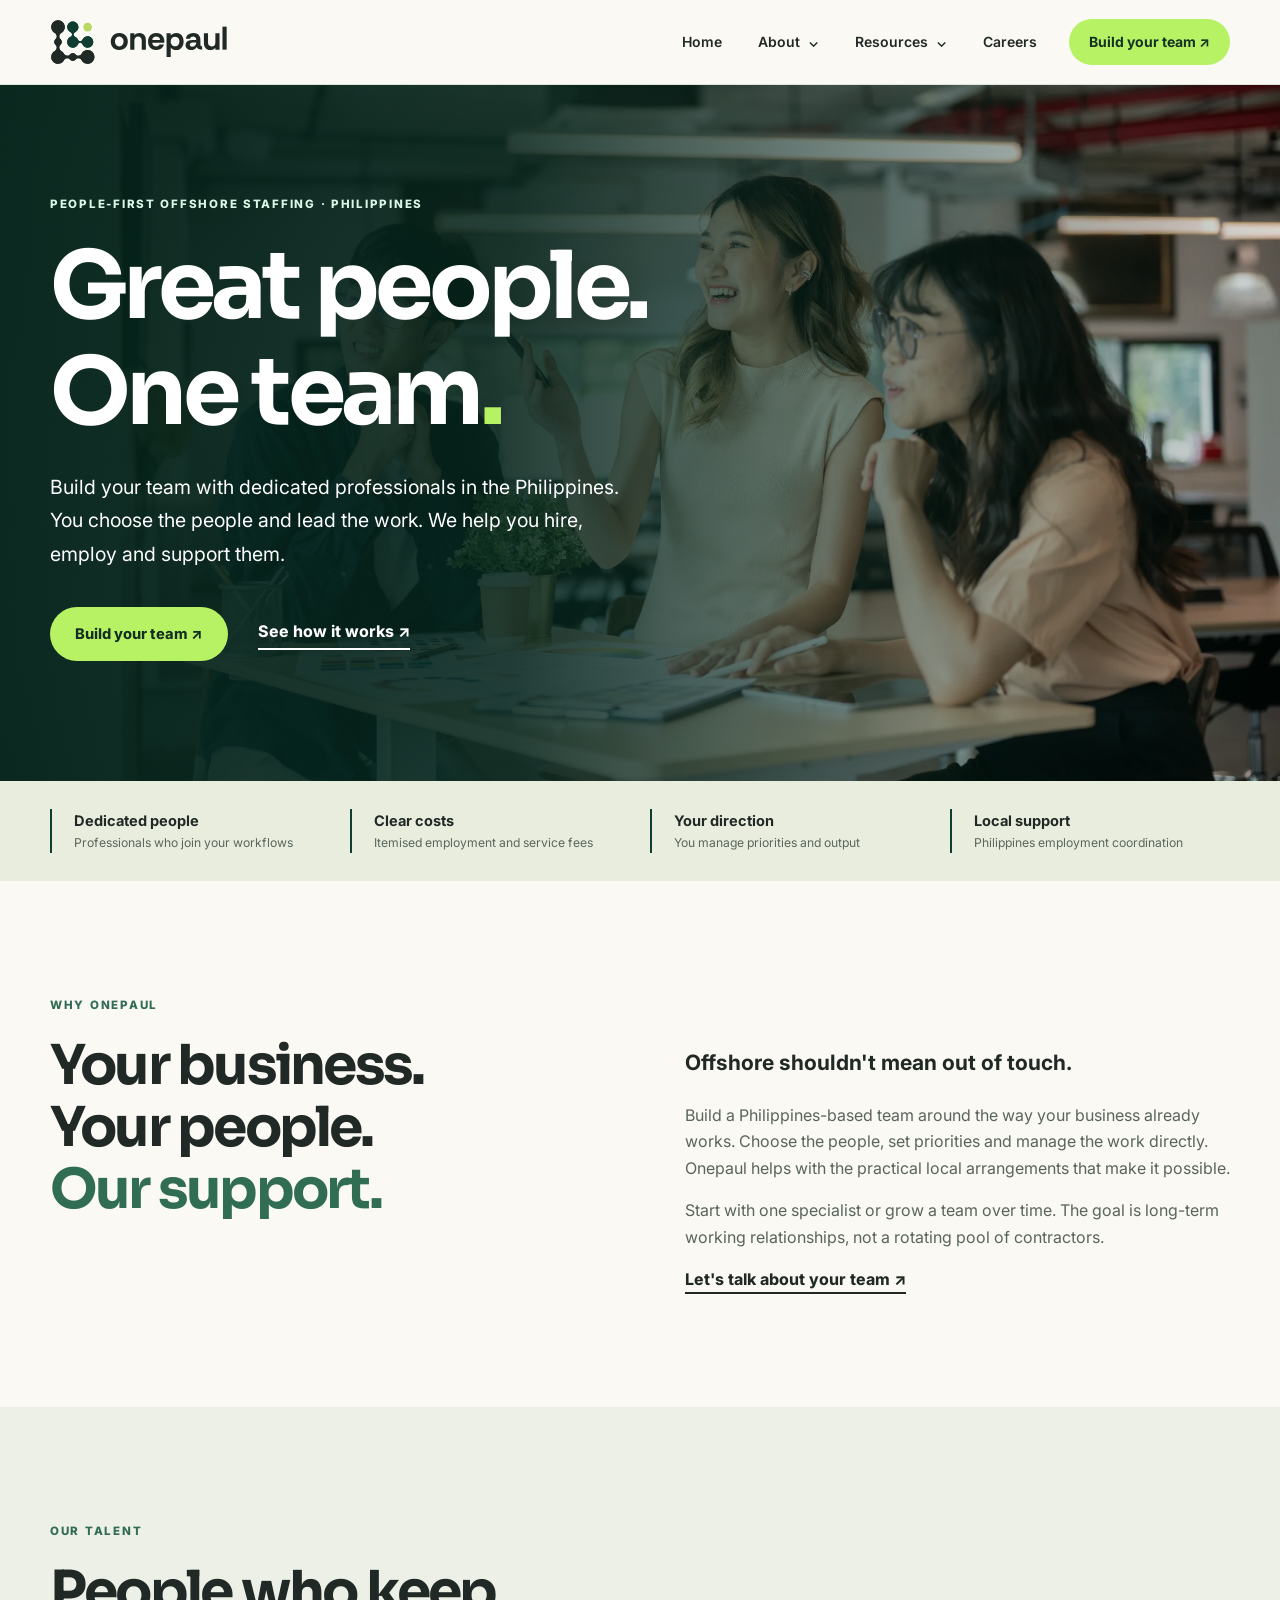
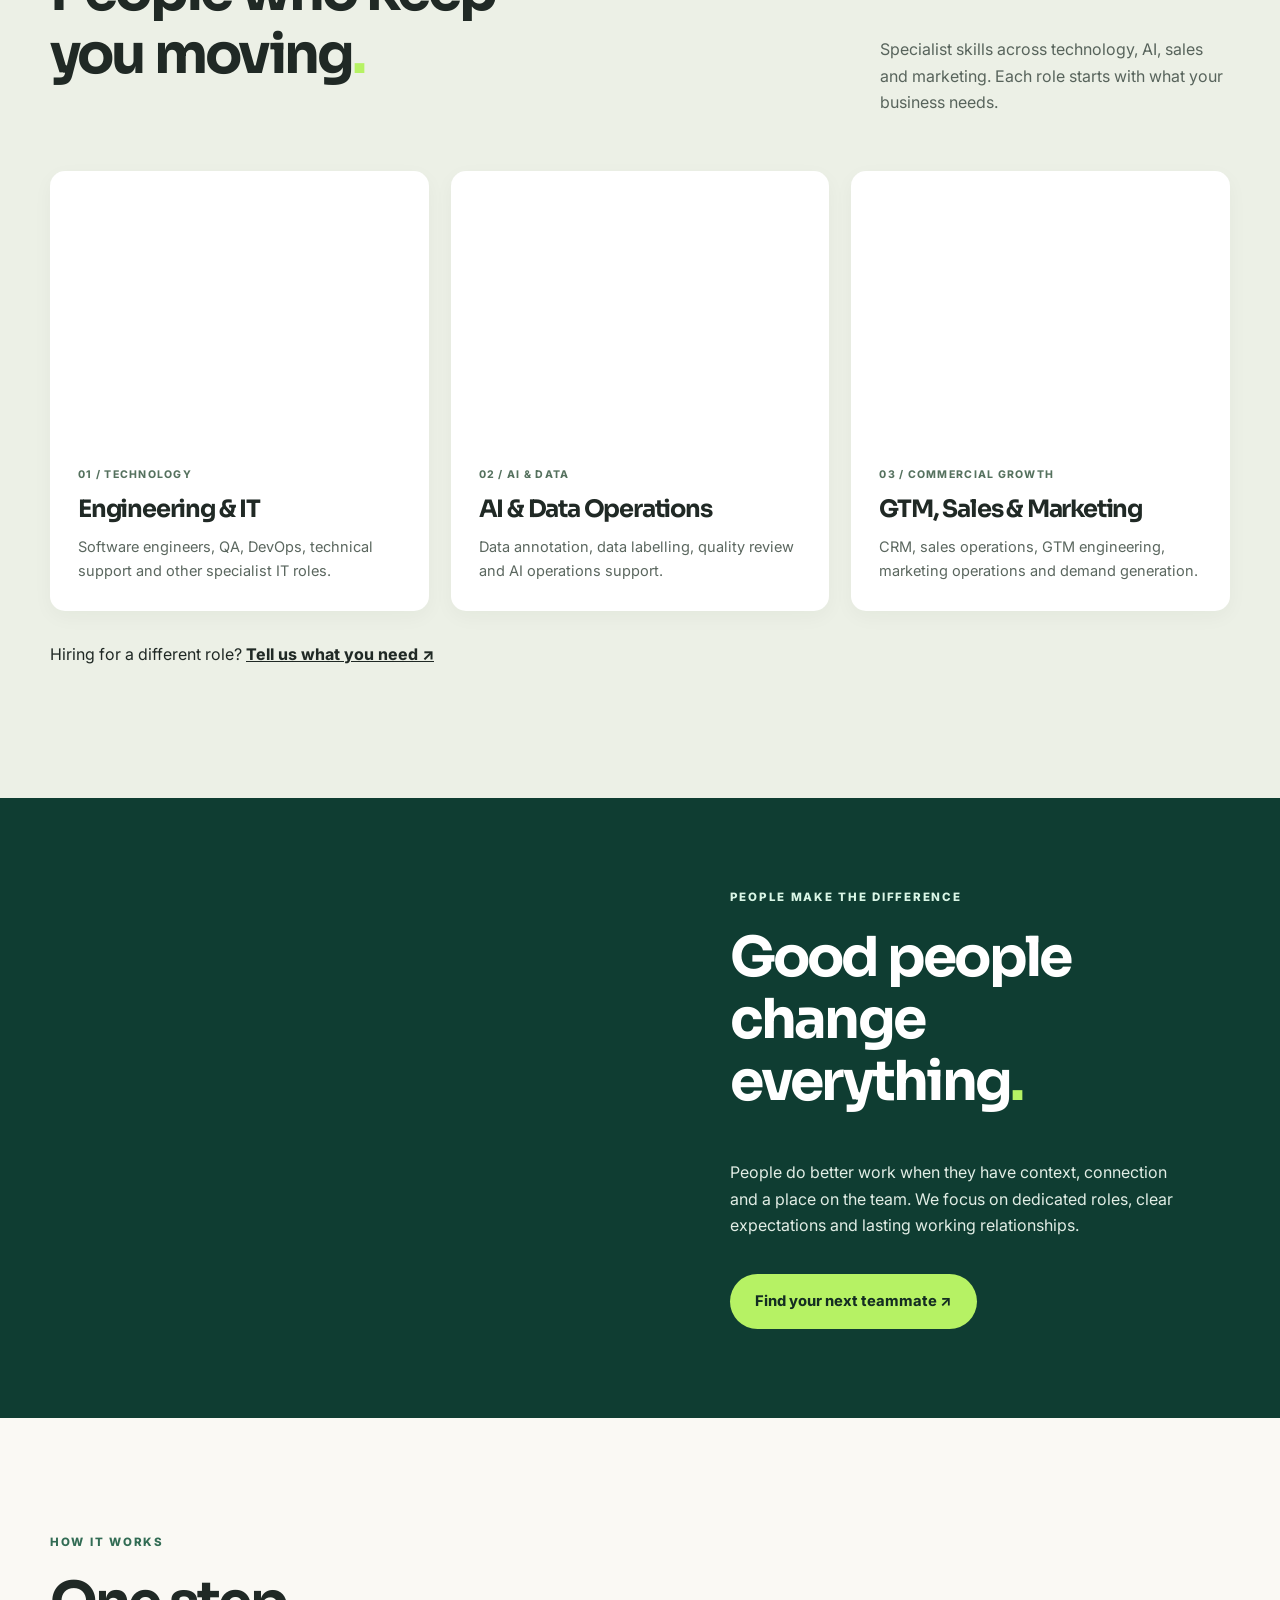
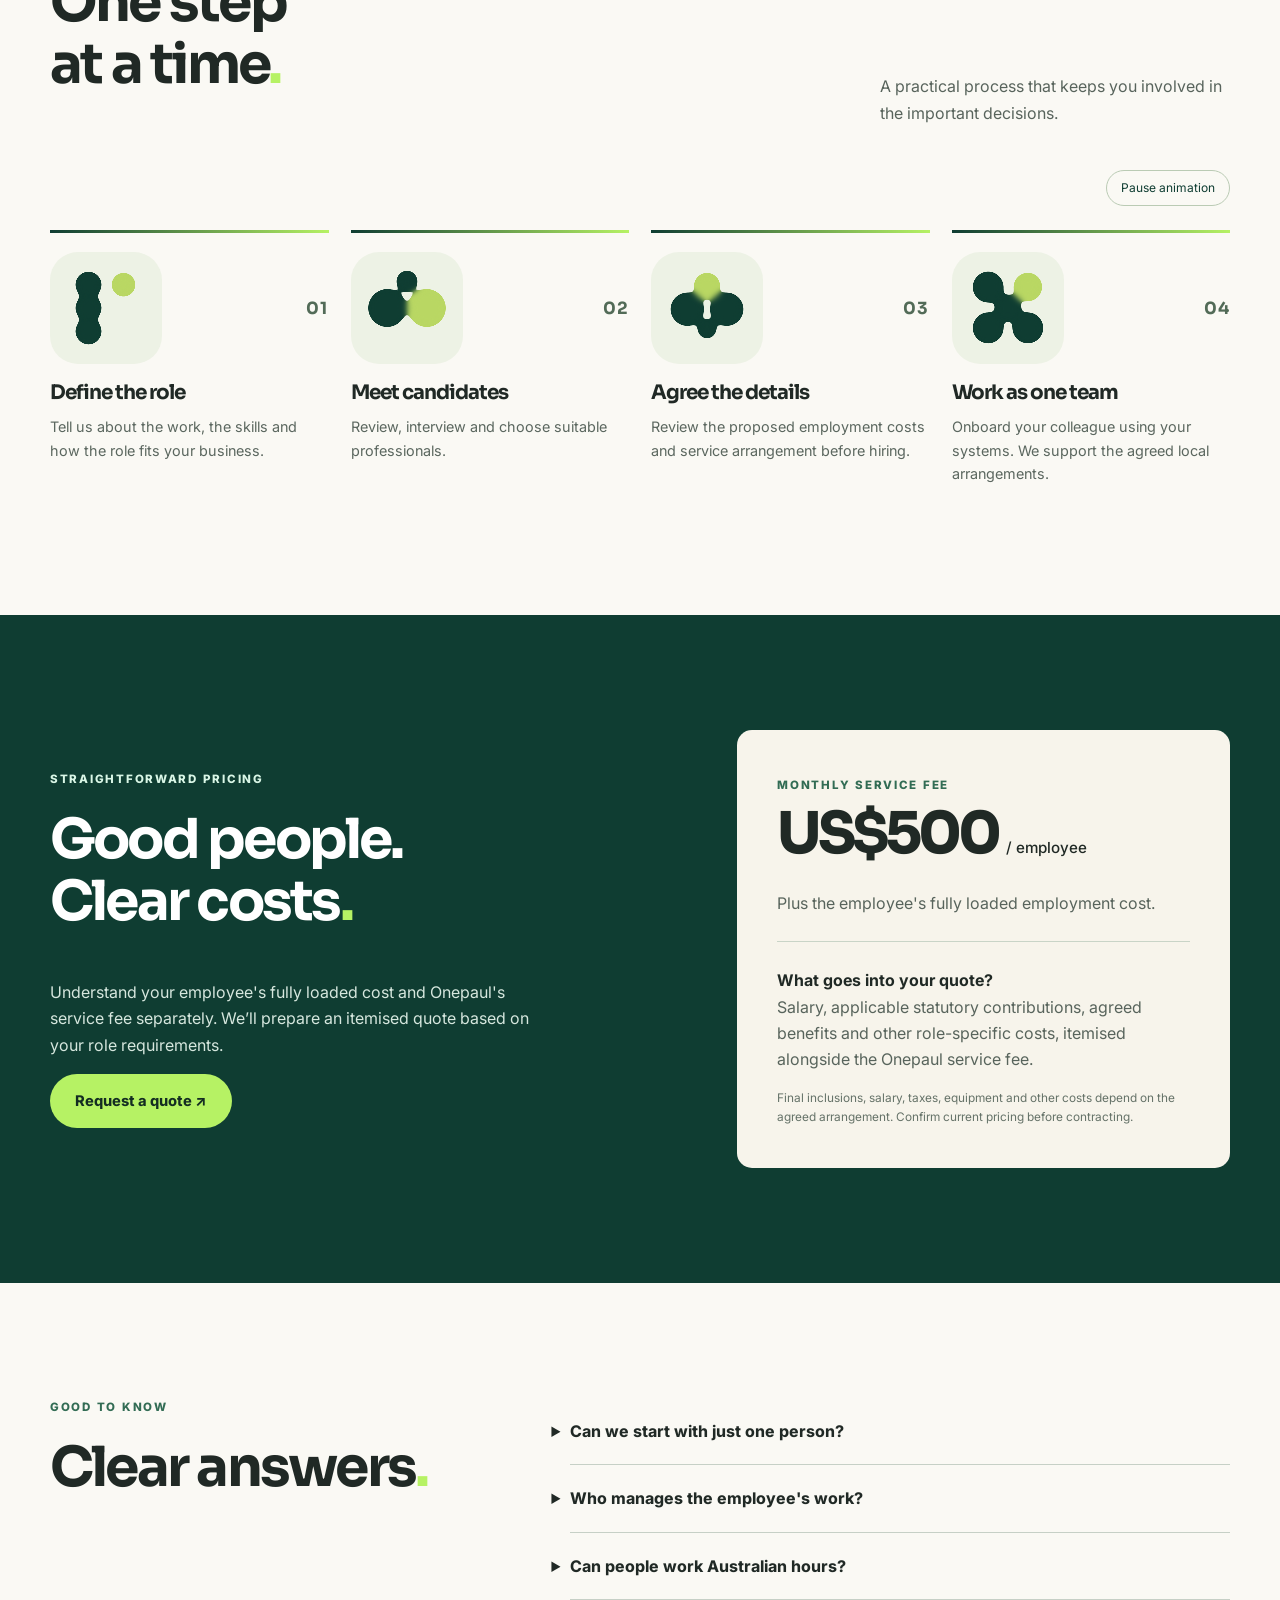
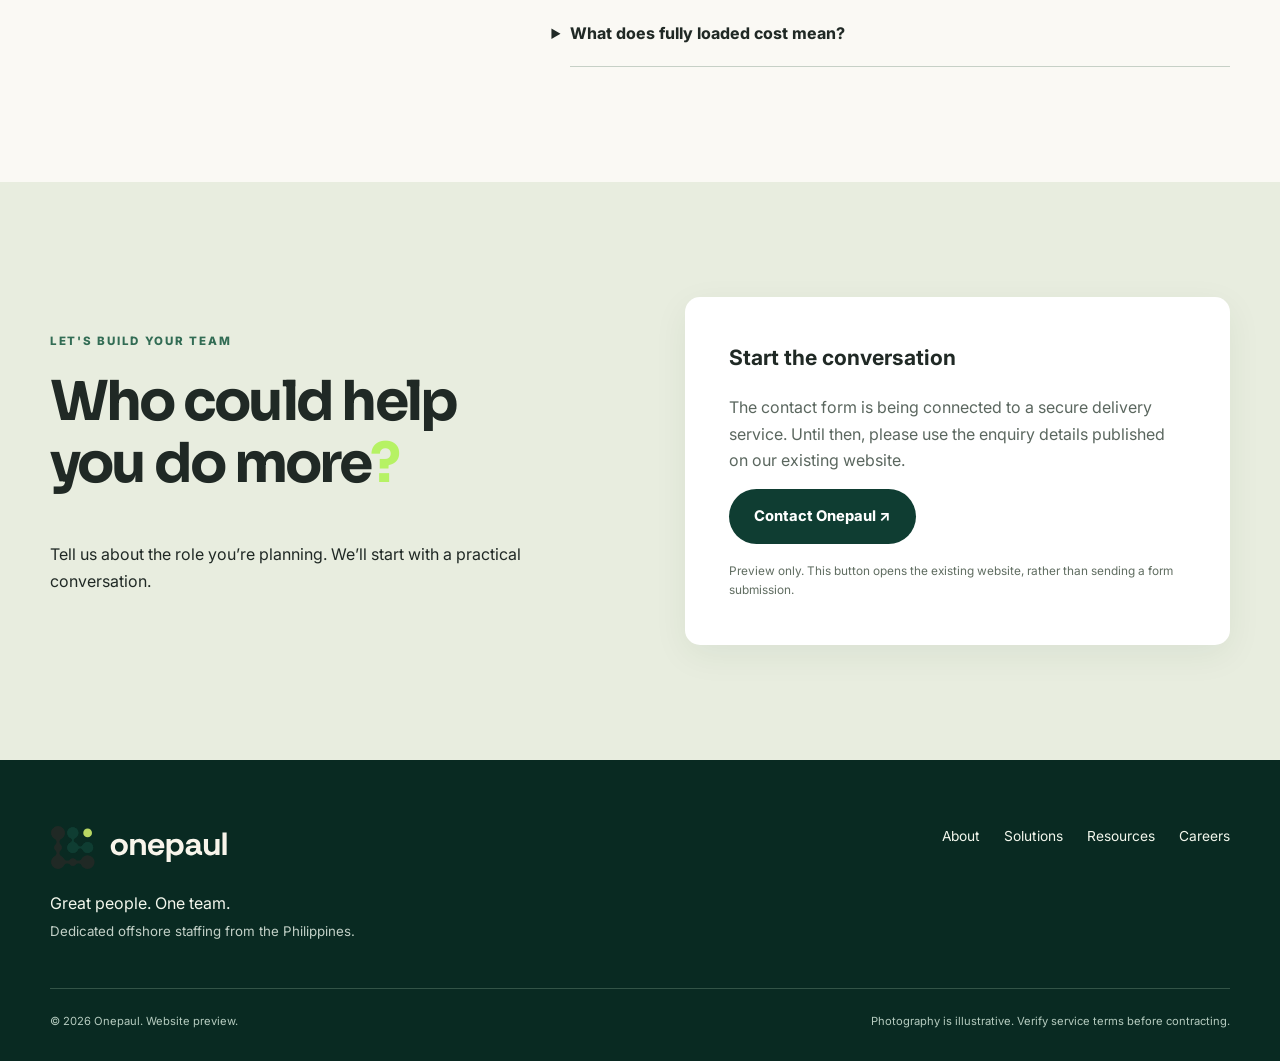
<file: index.html>
<!doctype html>
<html lang="en-AU">
<head>
<meta charset="utf-8"><meta name="viewport" content="width=device-width,initial-scale=1">
<meta name="theme-color" content="#103D32">
<title>Onepaul | Dedicated Offshore Staffing for Australian Businesses</title>
<meta name="description" content="Build dedicated teams in the Philippines with Onepaul. Technology, AI, sales and marketing professionals. Your people, your priorities, our support.">
<meta property="og:title" content="Onepaul | Great people. One team.">
<meta property="og:description" content="Dedicated offshore staffing from the Philippines for growing Australian businesses.">
<link rel="icon" href="/assets/brandmark.svg" type="image/svg+xml">
<link rel="preconnect" href="https://fonts.googleapis.com"><link rel="preconnect" href="https://fonts.gstatic.com" crossorigin>
<link href="https://fonts.googleapis.com/css2?family=Inter:wght@400;500;600;700&family=Sora:wght@400;500;600;700;800&display=swap" rel="stylesheet">
<link rel="stylesheet" href="/styles.css?v=20261122-candid-hero-1"><link rel="stylesheet" href="/navigation.css?v=20261122-1">
</head>
<body>
<header class="op-header"><div class="shell op-bar"><a class="op-brand" href="/" aria-label="Onepaul home"><img src="/assets/logo.svg" alt="Onepaul" width="180" height="46"></a><button class="op-menu-toggle" type="button" aria-controls="op-navigation" aria-expanded="false"><span>Menu</span><span aria-hidden="true">☰</span></button><nav id="op-navigation" class="op-navigation" aria-label="Main navigation"><a class="op-top-link" href="/">Home</a><details class="op-dropdown"><summary>About <span aria-hidden="true">⌄</span></summary><div class="op-panel op-panel-about"><div><a href="/about/">About Onepaul</a><a href="/about/team/">Our Team</a><a href="/about/solutions/">Our Solutions</a><a href="/about/disciplines/">Our Disciplines</a></div><div><a class="op-industry-title" href="/about/industries/">Industries We Support</a><a href="/about/industries/technology-startups/">Technology &amp; Startups</a><a href="/about/industries/finance-accounting/">Finance &amp; Accounting</a><a href="/about/industries/health-insurance/">Health &amp; Insurance</a></div></div></details><details class="op-dropdown"><summary>Resources <span aria-hidden="true">⌄</span></summary><div class="op-panel op-panel-resources"><a href="/resources/">Resources Overview</a><a href="/resources/articles/">Articles &amp; Insights</a><a href="/resources/case-studies/">Case Studies</a><a href="/resources/team-builder/">Team Builder &amp; Calculator</a></div></details><a class="op-top-link" href="/careers/">Careers</a><a class="op-nav-action" href="/#contact">Build your team ↗</a></nav></div></header>
<main id="top">
<section class="hero"><div class="hero-photo" role="img" aria-label="Colleagues sharing a laugh during a collaborative discussion in an office"></div><div class="hero-overlay"></div><div class="shell hero-inner"><div class="hero-copy"><p class="eyebrow light">PEOPLE-FIRST OFFSHORE STAFFING · PHILIPPINES</p><h1>Great people.<br>One team<span class="lime">.</span></h1><p>Build your team with dedicated professionals in the Philippines. You choose the people and lead the work. We help you hire, employ and support them.</p><div class="actions"><a class="button button-lime" href="#contact">Build your team ↗</a><a class="text-link hero-link" href="#process">See how it works ↗</a></div></div></div></section>
<section class="promises"><div class="shell promises-inner"><div><strong>Dedicated people</strong><span>Professionals who join your workflows</span></div><div><strong>Clear costs</strong><span>Itemised employment and service fees</span></div><div><strong>Your direction</strong><span>You manage priorities and output</span></div><div><strong>Local support</strong><span>Philippines employment coordination</span></div></div></section>
<section class="section" id="why"><div class="shell split"><div><p class="eyebrow">WHY ONEPAUL</p><h2>Your business.<br>Your people.<br><em>Our support.</em></h2></div><div class="body-copy"><p class="lead">Offshore shouldn't mean out of touch.</p><p>Build a Philippines-based team around the way your business already works. Choose the people, set priorities and manage the work directly. Onepaul helps with the practical local arrangements that make it possible.</p><p>Start with one specialist or grow a team over time. The goal is long-term working relationships, not a rotating pool of contractors.</p><a class="text-link" href="#contact">Let's talk about your team ↗</a></div></div></section>
<section class="section talent" id="talent"><div class="shell"><div class="section-head"><div><p class="eyebrow">OUR TALENT</p><h2>People who keep<br>you moving<span class="lime">.</span></h2></div><p>Specialist skills across technology, AI, sales and marketing. Each role starts with what your business needs.</p></div><div class="cards">
<article class="talent-card"><div class="talent-photo photo-tech" role="img" aria-label="Professional working at a computer"></div><div class="talent-description"><span>01 / TECHNOLOGY</span><h3>Engineering &amp; IT</h3><p>Software engineers, QA, DevOps, technical support and other specialist IT roles.</p></div></article>
<article class="talent-card"><div class="talent-photo photo-data" role="img" aria-label="Colleagues discussing work in an office"></div><div class="talent-description"><span>02 / AI & DATA</span><h3>AI &amp; Data Operations</h3><p>Data annotation, data labelling, quality review and AI operations support.</p></div></article>
<article class="talent-card"><div class="talent-photo photo-gtm" role="img" aria-label="Team collaborating around a table"></div><div class="talent-description"><span>03 / COMMERCIAL GROWTH</span><h3>GTM, Sales &amp; Marketing</h3><p>CRM, sales operations, GTM engineering, marketing operations and demand generation.</p></div></article>
</div><p class="under-cards">Hiring for a different role? <a href="#contact">Tell us what you need ↗</a></p></div></section>
<section class="people-panel"><div class="people-image" role="img" aria-label="Team members collaborating"></div><div class="people-message"><p class="eyebrow light">PEOPLE MAKE THE DIFFERENCE</p><h2>Good people<br>change everything<span class="lime">.</span></h2><p>People do better work when they have context, connection and a place on the team. We focus on dedicated roles, clear expectations and lasting working relationships.</p><a class="button button-lime" href="#contact">Find your next teammate ↗</a></div></section>
<section class="section" id="process"><div class="shell"><div class="section-head"><div><p class="eyebrow">HOW IT WORKS</p><h2>One step<br>at a time<span class="lime">.</span></h2></div><p>A practical process that keeps you involved in the important decisions.</p></div><div class="process-controls"><button type="button" class="process-motion-toggle" aria-pressed="false" hidden>Pause animation</button></div><div class="steps"><article><div class="process-visual"><span class="process-icon process-metaball" aria-hidden="true"><svg viewBox="0 0 96 96" focusable="false"><defs><filter id="process-liquid-1" x="-30%" y="-30%" width="160%" height="160%" color-interpolation-filters="sRGB"><feGaussianBlur in="SourceGraphic" stdDeviation="3.4" result="soft"/><feColorMatrix in="soft" type="matrix" values="1 0 0 0 0  0 1 0 0 0  0 0 1 0 0  0 0 0 22 -9" result="liquid"/></filter></defs><g filter="url(#process-liquid-1)" fill="#0f3d32"><circle class="liquid-node liquid-brief-a" cx="33" cy="28" r="11"/><circle class="liquid-node liquid-brief-b" cx="33" cy="48" r="11"/><circle class="liquid-node liquid-brief-c" cx="33" cy="68" r="11"/><circle class="liquid-node liquid-brief-dot" cx="63" cy="28" r="10" fill="#b9d763"/></g></svg></span><b>01</b></div><h3>Define the role</h3><p>Tell us about the work, the skills and how the role fits your business.</p></article><article><div class="process-visual"><span class="process-icon process-metaball" aria-hidden="true"><svg viewBox="0 0 96 96" focusable="false"><defs><filter id="process-liquid-2" x="-30%" y="-30%" width="160%" height="160%" color-interpolation-filters="sRGB"><feGaussianBlur in="SourceGraphic" stdDeviation="3.4" result="soft"/><feColorMatrix in="soft" type="matrix" values="1 0 0 0 0  0 1 0 0 0  0 0 1 0 0  0 0 0 22 -9" result="liquid"/></filter></defs><g filter="url(#process-liquid-2)" fill="#0f3d32"><circle class="liquid-node liquid-meet-left" cx="31" cy="48" r="16"/><circle class="liquid-node liquid-meet-right" cx="65" cy="48" r="16" fill="#b9d763"/><circle class="liquid-node liquid-meet-top" cx="48" cy="25" r="9"/></g></svg></span><b>02</b></div><h3>Meet candidates</h3><p>Review, interview and choose suitable professionals.</p></article><article><div class="process-visual"><span class="process-icon process-metaball" aria-hidden="true"><svg viewBox="0 0 96 96" focusable="false"><defs><filter id="process-liquid-3" x="-30%" y="-30%" width="160%" height="160%" color-interpolation-filters="sRGB"><feGaussianBlur in="SourceGraphic" stdDeviation="3.4" result="soft"/><feColorMatrix in="soft" type="matrix" values="1 0 0 0 0  0 1 0 0 0  0 0 1 0 0  0 0 0 22 -9" result="liquid"/></filter></defs><g filter="url(#process-liquid-3)" fill="#0f3d32"><circle class="liquid-node liquid-agree-left" cx="31" cy="49" r="14"/><circle class="liquid-node liquid-agree-right" cx="65" cy="49" r="14"/><circle class="liquid-node liquid-agree-dot" cx="48" cy="29" r="11" fill="#b9d763"/><circle cx="48" cy="66" r="8"/></g></svg></span><b>03</b></div><h3>Agree the details</h3><p>Review the proposed employment costs and service arrangement before hiring.</p></article><article><div class="process-visual"><span class="process-icon process-metaball" aria-hidden="true"><svg viewBox="0 0 96 96" focusable="false"><defs><filter id="process-liquid-4" x="-30%" y="-30%" width="160%" height="160%" color-interpolation-filters="sRGB"><feGaussianBlur in="SourceGraphic" stdDeviation="3.4" result="soft"/><feColorMatrix in="soft" type="matrix" values="1 0 0 0 0  0 1 0 0 0  0 0 1 0 0  0 0 0 22 -9" result="liquid"/></filter></defs><g filter="url(#process-liquid-4)" fill="#0f3d32"><circle class="liquid-node liquid-team-a" cx="31" cy="30" r="13"/><circle class="liquid-node liquid-team-b" cx="65" cy="30" r="12" fill="#b9d763"/><circle class="liquid-node liquid-team-c" cx="31" cy="65" r="13"/><circle class="liquid-node liquid-team-d" cx="65" cy="65" r="13"/><circle cx="48" cy="48" r="11"/></g></svg></span><b>04</b></div><h3>Work as one team</h3><p>Onboard your colleague using your systems. We support the agreed local arrangements.</p></article></div></div></section>
<section class="section pricing" id="pricing"><div class="shell pricing-grid"><div><p class="eyebrow light">STRAIGHTFORWARD PRICING</p><h2>Good people.<br>Clear costs<span class="lime">.</span></h2><p>Understand your employee's fully loaded cost and Onepaul's service fee separately. We’ll prepare an itemised quote based on your role requirements.</p><a class="button button-lime" href="#contact">Request a quote ↗</a></div><div class="price-card"><span class="eyebrow">MONTHLY SERVICE FEE</span><div class="amount">US$500 <small>/ employee</small></div><p>Plus the employee's fully loaded employment cost.</p><hr><strong>What goes into your quote?</strong><p>Salary, applicable statutory contributions, agreed benefits and other role-specific costs, itemised alongside the Onepaul service fee.</p><small>Final inclusions, salary, taxes, equipment and other costs depend on the agreed arrangement. Confirm current pricing before contracting.</small></div></div></section>
<section class="section faq" id="questions"><div class="shell faq-grid"><div><p class="eyebrow">GOOD TO KNOW</p><h2>Clear answers<span class="lime">.</span></h2></div><div class="faq-items"><details><summary>Can we start with just one person?</summary><p>Yes. You can begin with a single dedicated role and add people as your needs evolve.</p></details><details><summary>Who manages the employee's work?</summary><p>Your business directs the day-to-day responsibilities and priorities. Onepaul supports the agreed local employment arrangements.</p></details><details><summary>Can people work Australian hours?</summary><p>We’ll discuss your preferred working hours when defining the role. Availability and any additional costs are agreed before hiring.</p></details><details><summary>What does fully loaded cost mean?</summary><p>Salary plus applicable employer contributions, benefits and other agreed employment expenses. These are itemised separately from the service fee.</p></details></div></div></section>
<section class="section contact" id="contact"><div class="shell contact-grid"><div><p class="eyebrow">LET'S BUILD YOUR TEAM</p><h2>Who could help<br>you do more<span class="lime">?</span></h2><p>Tell us about the role you’re planning. We’ll start with a practical conversation.</p></div><div class="contact-card"><p class="lead">Start the conversation</p><p>The contact form is being connected to a secure delivery service. Until then, please use the enquiry details published on our existing website.</p><a class="button button-green" href="https://onepaul.net/" target="_blank" rel="noopener noreferrer">Contact Onepaul ↗</a><small>Preview only. This button opens the existing website, rather than sending a form submission.</small></div></div></section>
</main>
<footer><div class="shell footer-top"><div><a href="/"><img src="/assets/logo-white.svg" alt="Onepaul"></a><p>Great people. One team.</p><small>Dedicated offshore staffing from the Philippines.</small></div><div class="footer-links"><a href="/about/">About</a><a href="/about/solutions/">Solutions</a><a href="/resources/">Resources</a><a href="/careers/">Careers</a></div></div><div class="shell footer-bottom"><small>© 2026 Onepaul. Website preview.</small><small>Photography is illustrative. Verify service terms before contracting.</small></div></footer>
<script src="/script.js?v=20261122-candid-hero-1"></script>
</body></html>
</file>
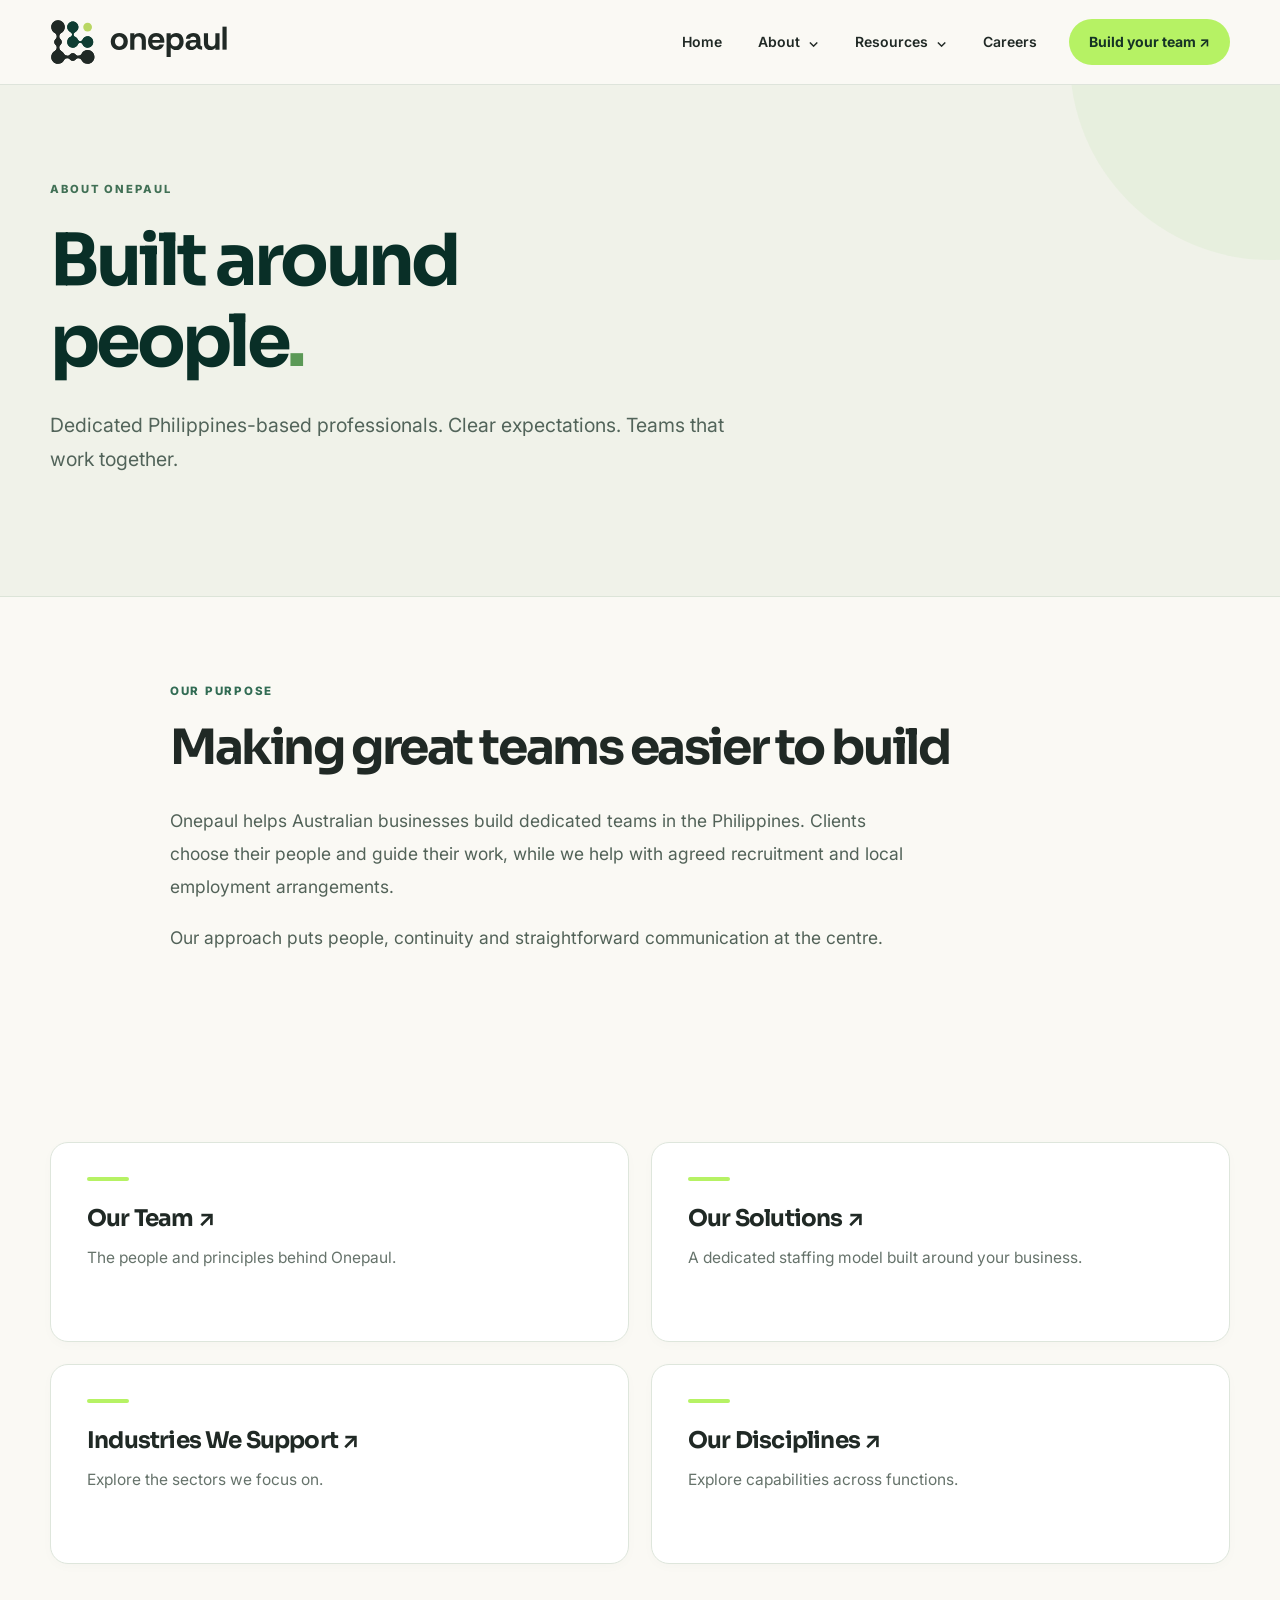
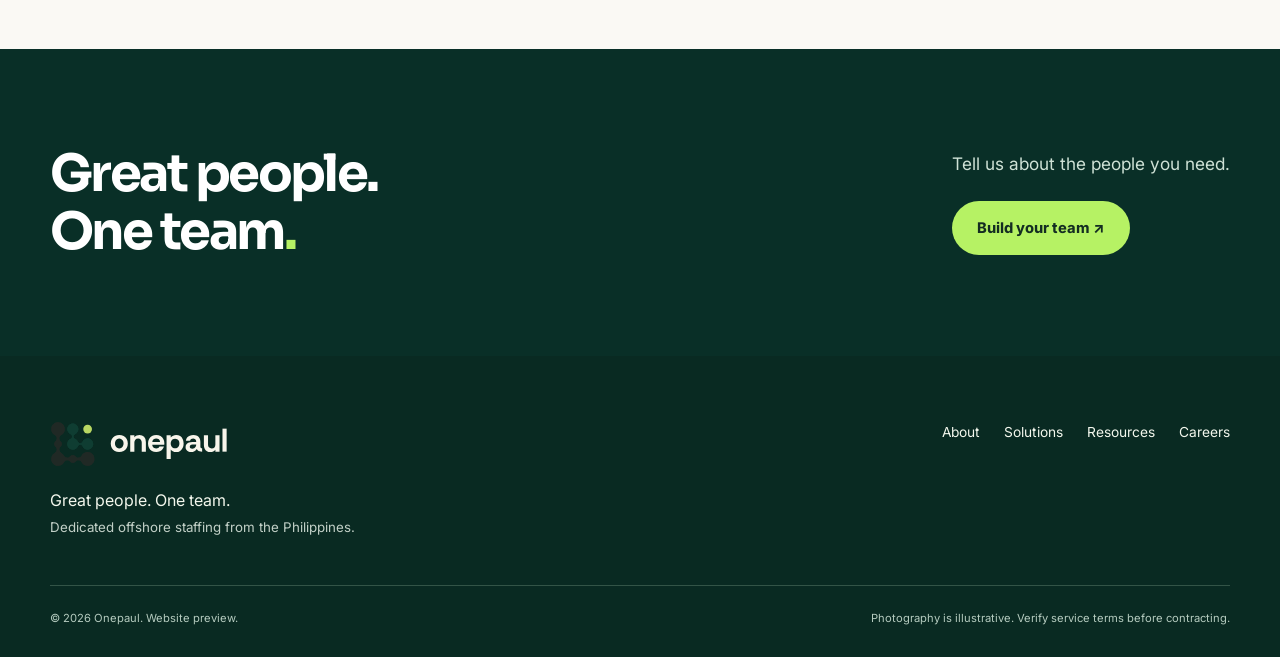
<file: about/index.html>
<!doctype html><html lang="en-AU"><head><meta charset="utf-8"><meta name="viewport" content="width=device-width,initial-scale=1"><meta name="theme-color" content="#0f3d32"><title>About | Onepaul</title><meta name="description" content="Onepaul's people-first approach to dedicated offshore staffing."><link rel="icon" href="/assets/brandmark.svg" type="image/svg+xml"><link rel="preconnect" href="https://fonts.googleapis.com"><link rel="preconnect" href="https://fonts.gstatic.com" crossorigin><link href="https://fonts.googleapis.com/css2?family=Inter:wght@400;500;600;700&family=Sora:wght@400;500;600;700;800&display=swap" rel="stylesheet"><link rel="stylesheet" href="/styles.css?v=20261117-5"><link rel="stylesheet" href="/navigation.css?v=20261122-1"></head><body><header class="op-header"><div class="shell op-bar"><a class="op-brand" href="/" aria-label="Onepaul home"><img src="/assets/logo.svg" alt="Onepaul" width="180" height="46"></a><button class="op-menu-toggle" type="button" aria-controls="op-navigation" aria-expanded="false"><span>Menu</span><span aria-hidden="true">☰</span></button><nav id="op-navigation" class="op-navigation" aria-label="Main navigation"><a class="op-top-link" href="/">Home</a><details class="op-dropdown"><summary>About <span aria-hidden="true">⌄</span></summary><div class="op-panel op-panel-about"><div><a href="/about/">About Onepaul</a><a href="/about/team/">Our Team</a><a href="/about/solutions/">Our Solutions</a><a href="/about/disciplines/">Our Disciplines</a></div><div><a class="op-industry-title" href="/about/industries/">Industries We Support</a><a href="/about/industries/technology-startups/">Technology &amp; Startups</a><a href="/about/industries/finance-accounting/">Finance &amp; Accounting</a><a href="/about/industries/health-insurance/">Health &amp; Insurance</a></div></div></details><details class="op-dropdown"><summary>Resources <span aria-hidden="true">⌄</span></summary><div class="op-panel op-panel-resources"><a href="/resources/">Resources Overview</a><a href="/resources/articles/">Articles &amp; Insights</a><a href="/resources/case-studies/">Case Studies</a><a href="/resources/team-builder/">Team Builder &amp; Calculator</a></div></details><a class="op-top-link" href="/careers/">Careers</a><a class="op-nav-action" href="/#contact">Build your team ↗</a></nav></div></header><main><section class="subhero"><div class="shell"><p class="eyebrow light">ABOUT ONEPAUL</p><h1>Built around<br>people<span class='lime'>.</span></h1><p>Dedicated Philippines-based professionals. Clear expectations. Teams that work together.</p></div></section><section class="section sub-section"><div class="shell editorial"><p class="eyebrow">OUR PURPOSE</p><h2>Making great teams easier to build</h2><p>Onepaul helps Australian businesses build dedicated teams in the Philippines. Clients choose their people and guide their work, while we help with agreed recruitment and local employment arrangements.</p><p>Our approach puts people, continuity and straightforward communication at the centre.</p></div></section><section class="section sub-section"><div class="shell link-grid"><a class="link-card" href="/about/team/"><h3>Our Team ↗</h3><p>The people and principles behind Onepaul.</p></a><a class="link-card" href="/about/solutions/"><h3>Our Solutions ↗</h3><p>A dedicated staffing model built around your business.</p></a><a class="link-card" href="/about/industries/"><h3>Industries We Support ↗</h3><p>Explore the sectors we focus on.</p></a><a class="link-card" href="/about/disciplines/"><h3>Our Disciplines ↗</h3><p>Explore capabilities across functions.</p></a></div></section><section class="page-cta"><div class="shell"><h2>Great people.<br>One team<span class="lime">.</span></h2><p>Tell us about the people you need.</p><a class="button button-lime" href="/#contact">Build your team ↗</a></div></section></main><footer><div class="shell footer-top"><div><a href="/"><img src="/assets/logo-white.svg" alt="Onepaul"></a><p>Great people. One team.</p><small>Dedicated offshore staffing from the Philippines.</small></div><div class="footer-links"><a href="/about/">About</a><a href="/about/solutions/">Solutions</a><a href="/resources/">Resources</a><a href="/careers/">Careers</a></div></div><div class="shell footer-bottom"><small>© 2026 Onepaul. Website preview.</small><small>Photography is illustrative. Verify service terms before contracting.</small></div></footer><script src="/script.js?v=20261122-1"></script></body></html>
</file>
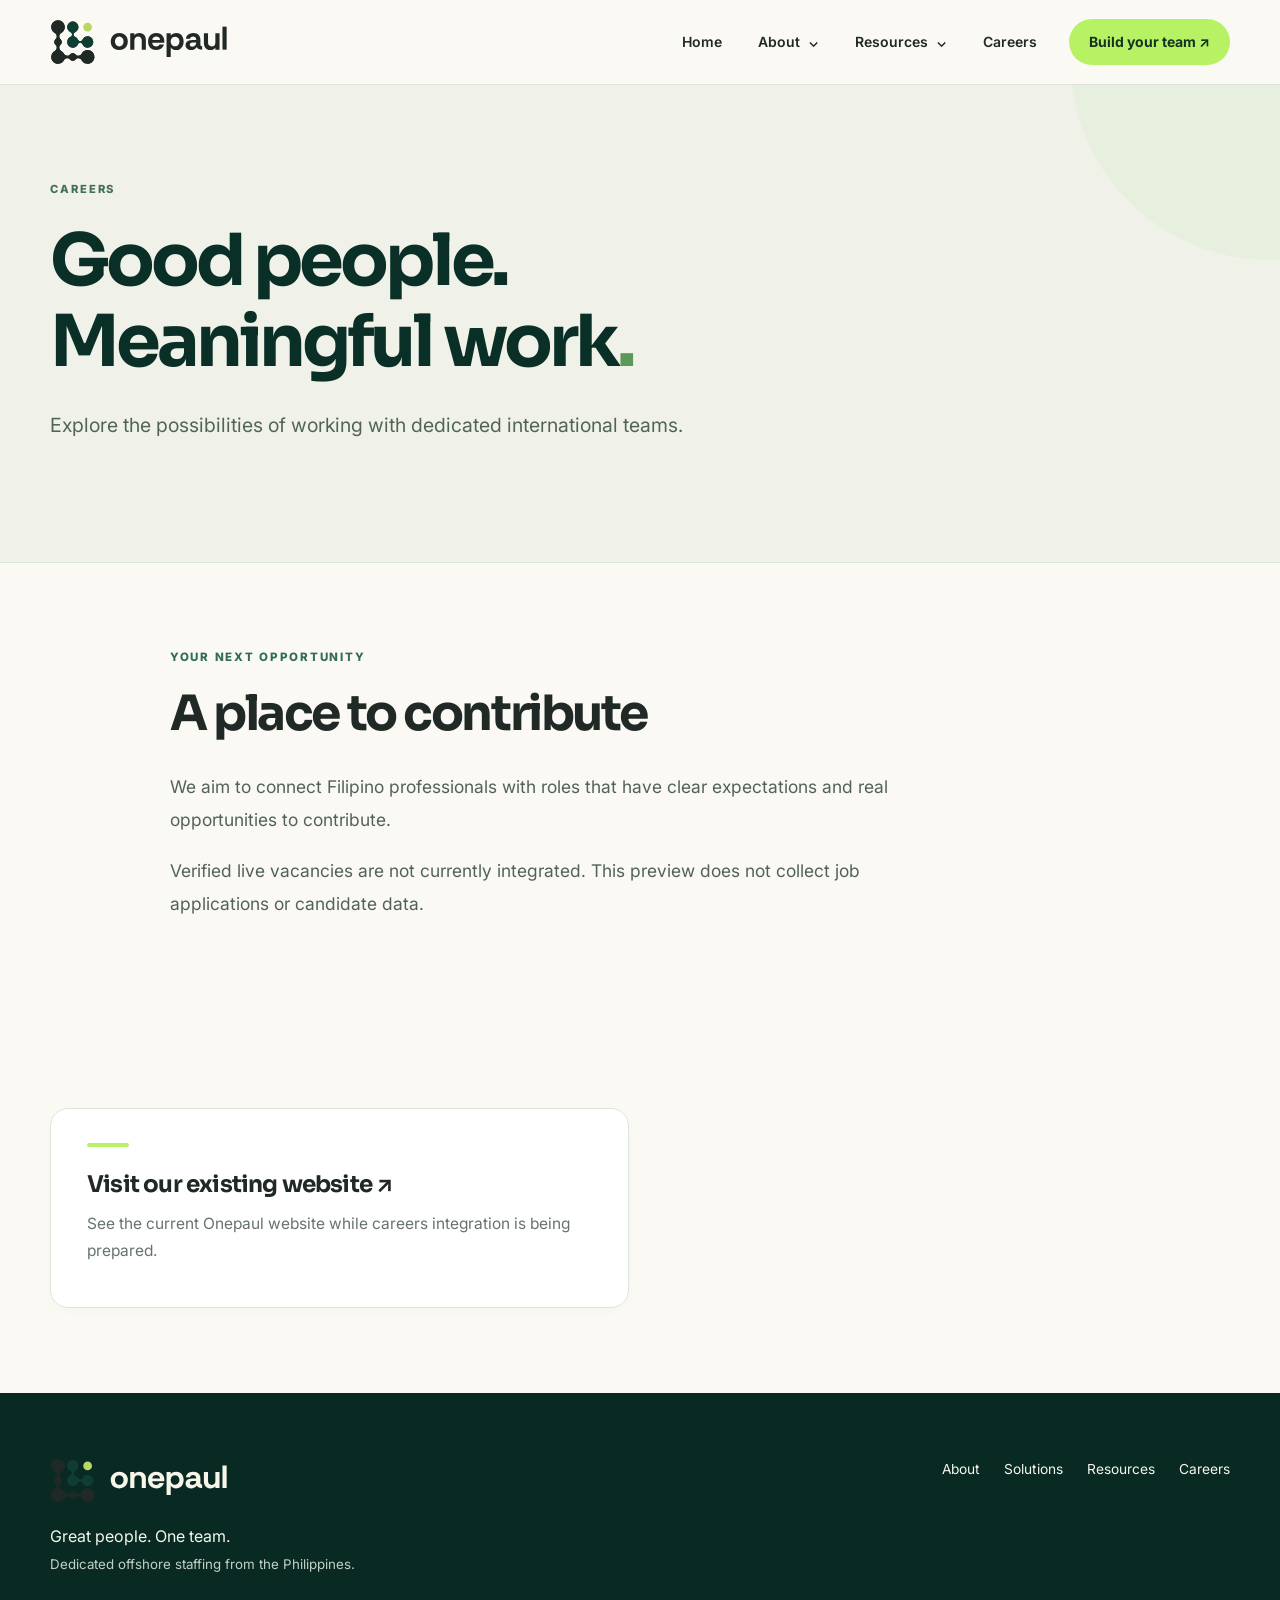
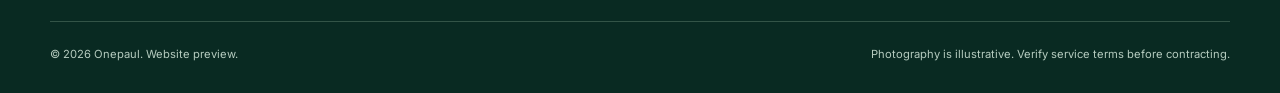
<file: careers/index.html>
<!doctype html><html lang="en-AU"><head><meta charset="utf-8"><meta name="viewport" content="width=device-width,initial-scale=1"><meta name="theme-color" content="#0f3d32"><title>Careers | Onepaul</title><meta name="description" content="Explore careers supporting international businesses through Onepaul."><link rel="icon" href="/assets/brandmark.svg" type="image/svg+xml"><link rel="preconnect" href="https://fonts.googleapis.com"><link rel="preconnect" href="https://fonts.gstatic.com" crossorigin><link href="https://fonts.googleapis.com/css2?family=Inter:wght@400;500;600;700&family=Sora:wght@400;500;600;700;800&display=swap" rel="stylesheet"><link rel="stylesheet" href="/styles.css?v=20261117-5"><link rel="stylesheet" href="/navigation.css?v=20261122-1"></head><body><header class="op-header"><div class="shell op-bar"><a class="op-brand" href="/" aria-label="Onepaul home"><img src="/assets/logo.svg" alt="Onepaul" width="180" height="46"></a><button class="op-menu-toggle" type="button" aria-controls="op-navigation" aria-expanded="false"><span>Menu</span><span aria-hidden="true">☰</span></button><nav id="op-navigation" class="op-navigation" aria-label="Main navigation"><a class="op-top-link" href="/">Home</a><details class="op-dropdown"><summary>About <span aria-hidden="true">⌄</span></summary><div class="op-panel op-panel-about"><div><a href="/about/">About Onepaul</a><a href="/about/team/">Our Team</a><a href="/about/solutions/">Our Solutions</a><a href="/about/disciplines/">Our Disciplines</a></div><div><a class="op-industry-title" href="/about/industries/">Industries We Support</a><a href="/about/industries/technology-startups/">Technology &amp; Startups</a><a href="/about/industries/finance-accounting/">Finance &amp; Accounting</a><a href="/about/industries/health-insurance/">Health &amp; Insurance</a></div></div></details><details class="op-dropdown"><summary>Resources <span aria-hidden="true">⌄</span></summary><div class="op-panel op-panel-resources"><a href="/resources/">Resources Overview</a><a href="/resources/articles/">Articles &amp; Insights</a><a href="/resources/case-studies/">Case Studies</a><a href="/resources/team-builder/">Team Builder &amp; Calculator</a></div></details><a class="op-top-link" href="/careers/">Careers</a><a class="op-nav-action" href="/#contact">Build your team ↗</a></nav></div></header><main><section class="subhero"><div class="shell"><p class="eyebrow light">CAREERS</p><h1>Good people.<br>Meaningful work<span class='lime'>.</span></h1><p>Explore the possibilities of working with dedicated international teams.</p></div></section><section class="section sub-section"><div class="shell editorial"><p class="eyebrow">YOUR NEXT OPPORTUNITY</p><h2>A place to contribute</h2><p>We aim to connect Filipino professionals with roles that have clear expectations and real opportunities to contribute.</p><p>Verified live vacancies are not currently integrated. This preview does not collect job applications or candidate data.</p></div></section><section class="section sub-section"><div class="shell link-grid"><a class="link-card" href="https://onepaul.net/"><h3>Visit our existing website ↗</h3><p>See the current Onepaul website while careers integration is being prepared.</p></a></div></section></main><footer><div class="shell footer-top"><div><a href="/"><img src="/assets/logo-white.svg" alt="Onepaul"></a><p>Great people. One team.</p><small>Dedicated offshore staffing from the Philippines.</small></div><div class="footer-links"><a href="/about/">About</a><a href="/about/solutions/">Solutions</a><a href="/resources/">Resources</a><a href="/careers/">Careers</a></div></div><div class="shell footer-bottom"><small>© 2026 Onepaul. Website preview.</small><small>Photography is illustrative. Verify service terms before contracting.</small></div></footer><script src="/script.js"></script></body></html>
</file>
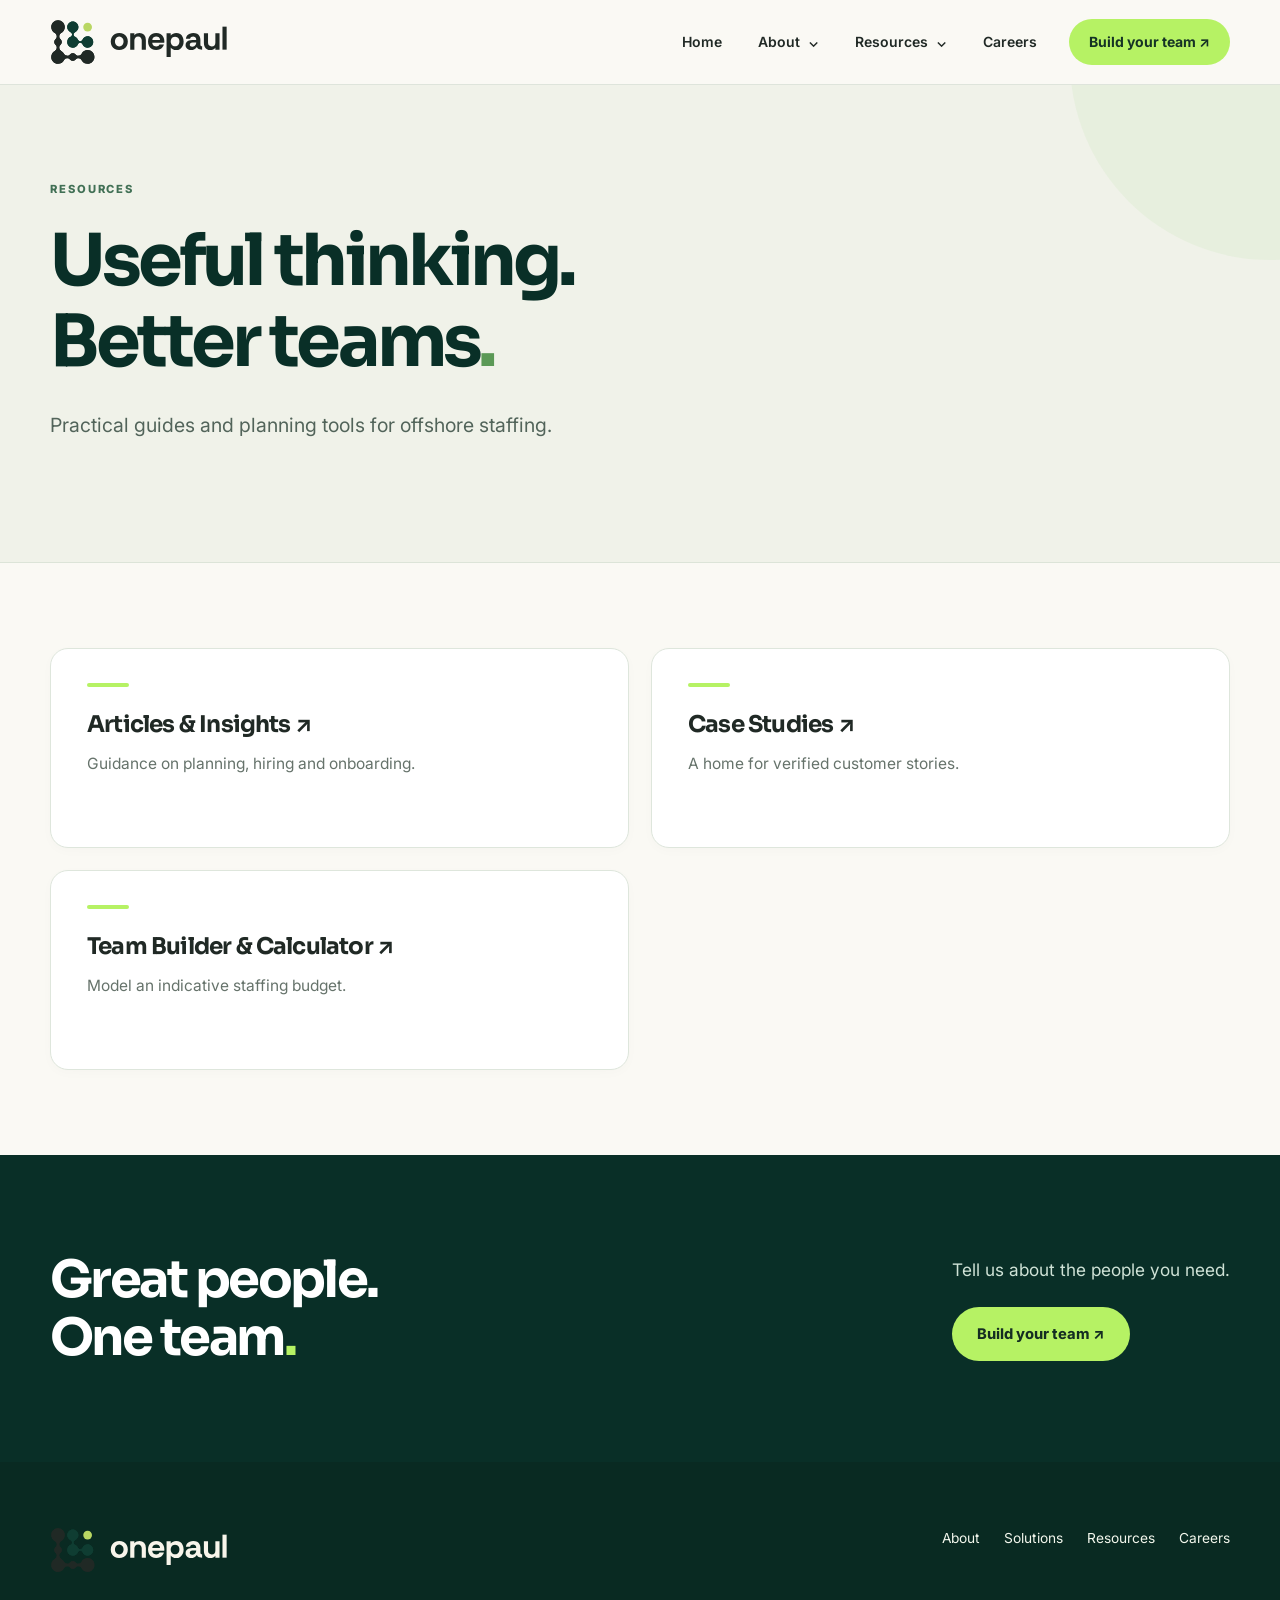
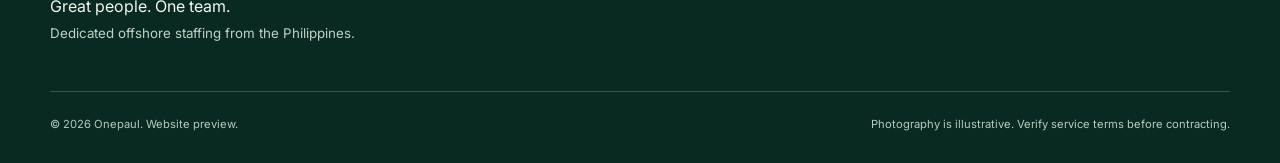
<file: resources/index.html>
<!doctype html><html lang="en-AU"><head><meta charset="utf-8"><meta name="viewport" content="width=device-width,initial-scale=1"><meta name="theme-color" content="#0f3d32"><title>Resources | Onepaul</title><meta name="description" content="Explore Onepaul articles, case studies and staffing cost calculator."><link rel="icon" href="/assets/brandmark.svg" type="image/svg+xml"><link rel="preconnect" href="https://fonts.googleapis.com"><link rel="preconnect" href="https://fonts.gstatic.com" crossorigin><link href="https://fonts.googleapis.com/css2?family=Inter:wght@400;500;600;700&family=Sora:wght@400;500;600;700;800&display=swap" rel="stylesheet"><link rel="stylesheet" href="/styles.css?v=20261117-5"><link rel="stylesheet" href="/navigation.css?v=20261122-1"></head><body><header class="op-header"><div class="shell op-bar"><a class="op-brand" href="/" aria-label="Onepaul home"><img src="/assets/logo.svg" alt="Onepaul" width="180" height="46"></a><button class="op-menu-toggle" type="button" aria-controls="op-navigation" aria-expanded="false"><span>Menu</span><span aria-hidden="true">☰</span></button><nav id="op-navigation" class="op-navigation" aria-label="Main navigation"><a class="op-top-link" href="/">Home</a><details class="op-dropdown"><summary>About <span aria-hidden="true">⌄</span></summary><div class="op-panel op-panel-about"><div><a href="/about/">About Onepaul</a><a href="/about/team/">Our Team</a><a href="/about/solutions/">Our Solutions</a><a href="/about/disciplines/">Our Disciplines</a></div><div><a class="op-industry-title" href="/about/industries/">Industries We Support</a><a href="/about/industries/technology-startups/">Technology &amp; Startups</a><a href="/about/industries/finance-accounting/">Finance &amp; Accounting</a><a href="/about/industries/health-insurance/">Health &amp; Insurance</a></div></div></details><details class="op-dropdown"><summary>Resources <span aria-hidden="true">⌄</span></summary><div class="op-panel op-panel-resources"><a href="/resources/">Resources Overview</a><a href="/resources/articles/">Articles &amp; Insights</a><a href="/resources/case-studies/">Case Studies</a><a href="/resources/team-builder/">Team Builder &amp; Calculator</a></div></details><a class="op-top-link" href="/careers/">Careers</a><a class="op-nav-action" href="/#contact">Build your team ↗</a></nav></div></header><main><section class="subhero"><div class="shell"><p class="eyebrow light">RESOURCES</p><h1>Useful thinking.<br>Better teams<span class='lime'>.</span></h1><p>Practical guides and planning tools for offshore staffing.</p></div></section><section class="section sub-section"><div class="shell link-grid"><a class="link-card" href="/resources/articles/"><h3>Articles & Insights ↗</h3><p>Guidance on planning, hiring and onboarding.</p></a><a class="link-card" href="/resources/case-studies/"><h3>Case Studies ↗</h3><p>A home for verified customer stories.</p></a><a class="link-card" href="/resources/team-builder/"><h3>Team Builder & Calculator ↗</h3><p>Model an indicative staffing budget.</p></a></div></section><section class="page-cta"><div class="shell"><h2>Great people.<br>One team<span class="lime">.</span></h2><p>Tell us about the people you need.</p><a class="button button-lime" href="/#contact">Build your team ↗</a></div></section></main><footer><div class="shell footer-top"><div><a href="/"><img src="/assets/logo-white.svg" alt="Onepaul"></a><p>Great people. One team.</p><small>Dedicated offshore staffing from the Philippines.</small></div><div class="footer-links"><a href="/about/">About</a><a href="/about/solutions/">Solutions</a><a href="/resources/">Resources</a><a href="/careers/">Careers</a></div></div><div class="shell footer-bottom"><small>© 2026 Onepaul. Website preview.</small><small>Photography is illustrative. Verify service terms before contracting.</small></div></footer><script src="/script.js"></script></body></html>
</file>
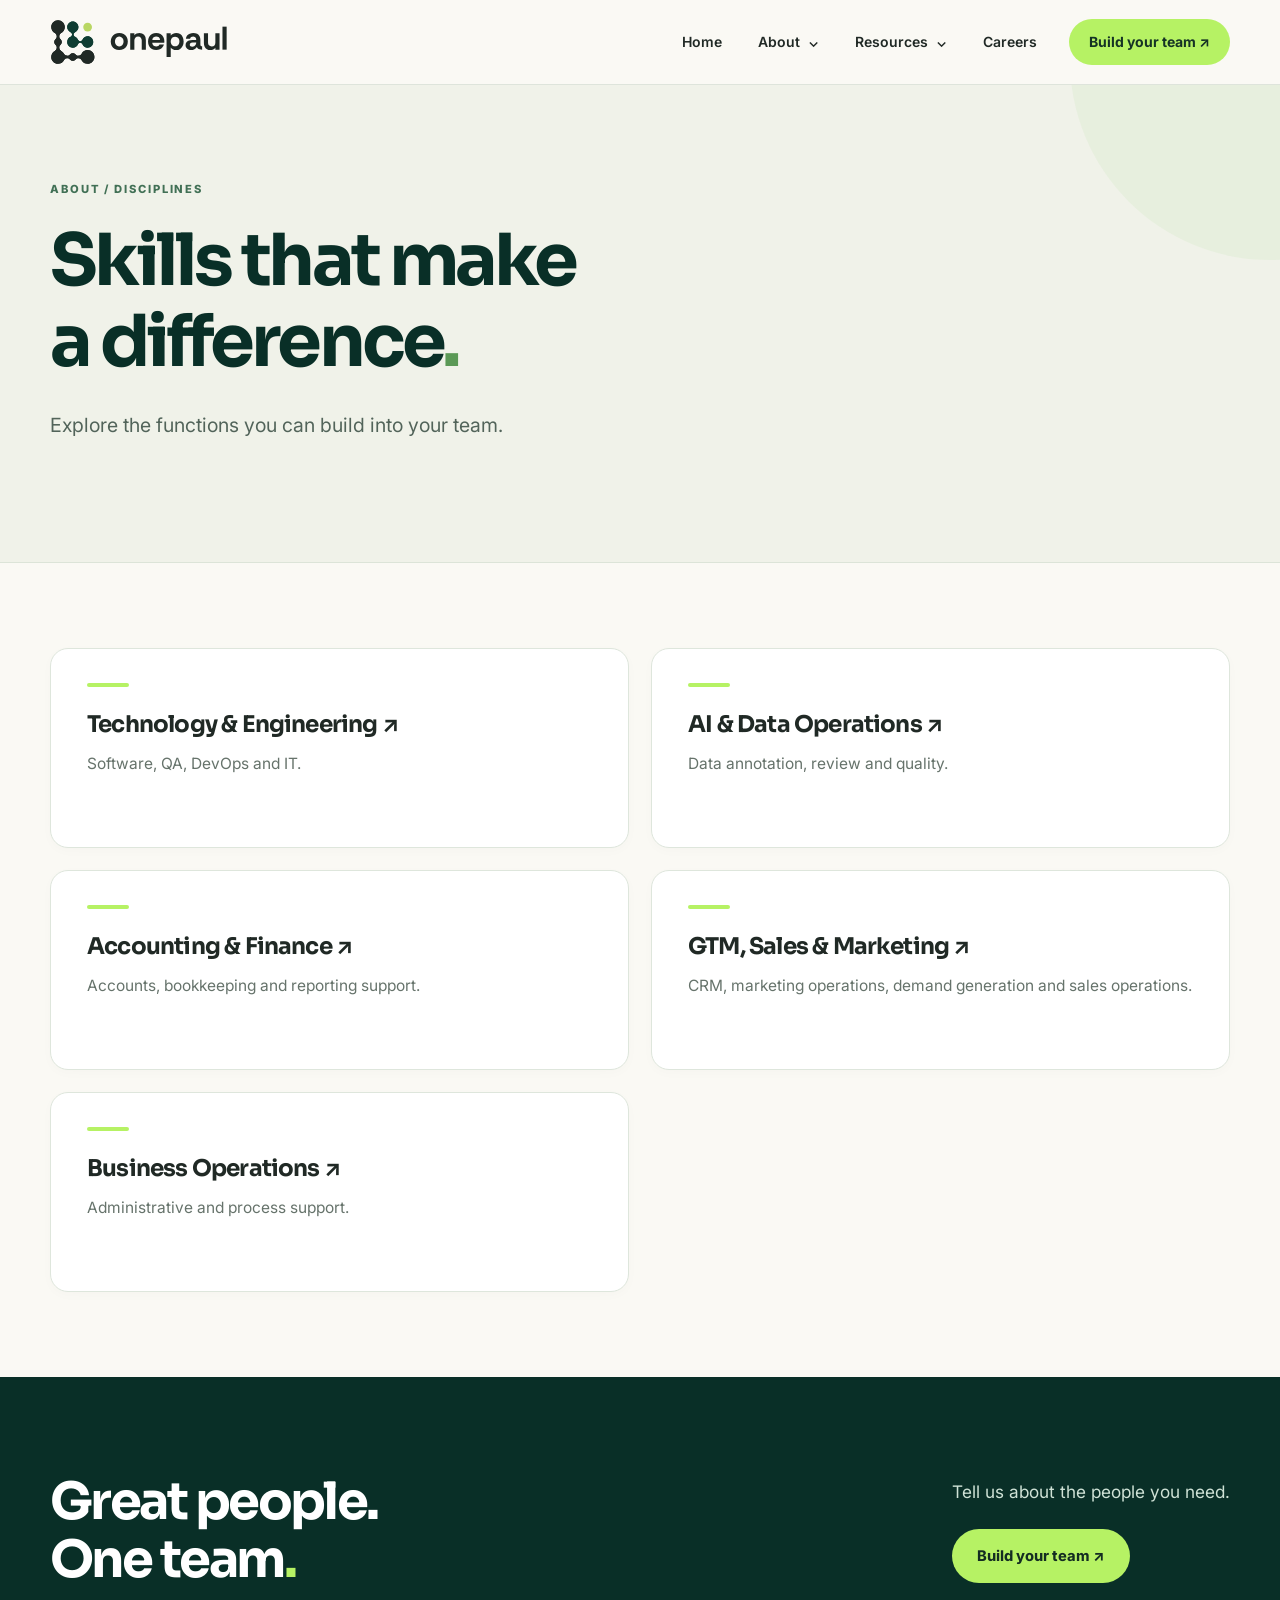
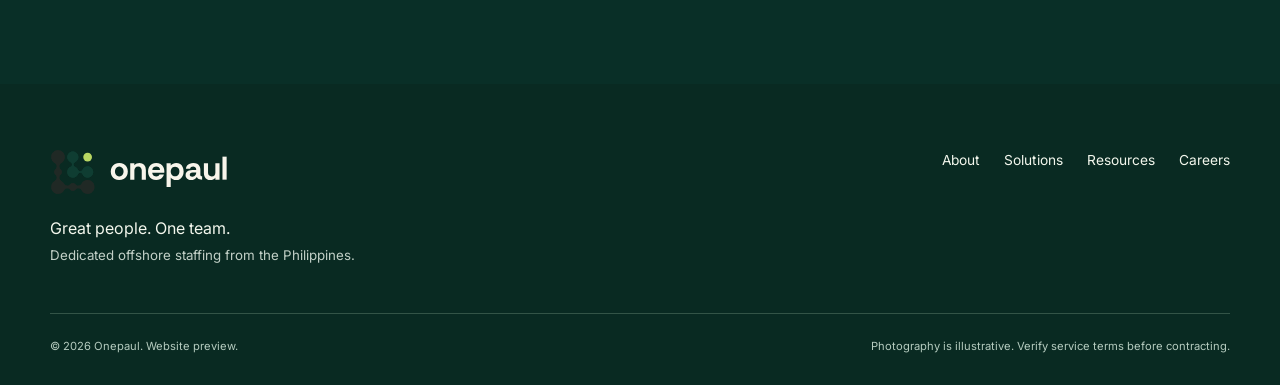
<file: about/disciplines/index.html>
<!doctype html><html lang="en-AU"><head><meta charset="utf-8"><meta name="viewport" content="width=device-width,initial-scale=1"><meta name="theme-color" content="#0f3d32"><title>Our Disciplines | Onepaul</title><meta name="description" content="Discover dedicated offshore disciplines supported by Onepaul."><link rel="icon" href="/assets/brandmark.svg" type="image/svg+xml"><link rel="preconnect" href="https://fonts.googleapis.com"><link rel="preconnect" href="https://fonts.gstatic.com" crossorigin><link href="https://fonts.googleapis.com/css2?family=Inter:wght@400;500;600;700&family=Sora:wght@400;500;600;700;800&display=swap" rel="stylesheet"><link rel="stylesheet" href="/styles.css?v=20261117-5"><link rel="stylesheet" href="/navigation.css?v=20261122-1"></head><body><header class="op-header"><div class="shell op-bar"><a class="op-brand" href="/" aria-label="Onepaul home"><img src="/assets/logo.svg" alt="Onepaul" width="180" height="46"></a><button class="op-menu-toggle" type="button" aria-controls="op-navigation" aria-expanded="false"><span>Menu</span><span aria-hidden="true">☰</span></button><nav id="op-navigation" class="op-navigation" aria-label="Main navigation"><a class="op-top-link" href="/">Home</a><details class="op-dropdown"><summary>About <span aria-hidden="true">⌄</span></summary><div class="op-panel op-panel-about"><div><a href="/about/">About Onepaul</a><a href="/about/team/">Our Team</a><a href="/about/solutions/">Our Solutions</a><a href="/about/disciplines/">Our Disciplines</a></div><div><a class="op-industry-title" href="/about/industries/">Industries We Support</a><a href="/about/industries/technology-startups/">Technology &amp; Startups</a><a href="/about/industries/finance-accounting/">Finance &amp; Accounting</a><a href="/about/industries/health-insurance/">Health &amp; Insurance</a></div></div></details><details class="op-dropdown"><summary>Resources <span aria-hidden="true">⌄</span></summary><div class="op-panel op-panel-resources"><a href="/resources/">Resources Overview</a><a href="/resources/articles/">Articles &amp; Insights</a><a href="/resources/case-studies/">Case Studies</a><a href="/resources/team-builder/">Team Builder &amp; Calculator</a></div></details><a class="op-top-link" href="/careers/">Careers</a><a class="op-nav-action" href="/#contact">Build your team ↗</a></nav></div></header><main><section class="subhero"><div class="shell"><p class="eyebrow light">ABOUT / DISCIPLINES</p><h1>Skills that make<br>a difference<span class='lime'>.</span></h1><p>Explore the functions you can build into your team.</p></div></section><section class="section sub-section"><div class="shell link-grid"><a class="link-card" href="/about/industries/technology-startups/"><h3>Technology & Engineering ↗</h3><p>Software, QA, DevOps and IT.</p></a><a class="link-card" href="/about/industries/technology-startups/"><h3>AI & Data Operations ↗</h3><p>Data annotation, review and quality.</p></a><a class="link-card" href="/about/industries/finance-accounting/"><h3>Accounting & Finance ↗</h3><p>Accounts, bookkeeping and reporting support.</p></a><a class="link-card" href="/about/solutions/"><h3>GTM, Sales & Marketing ↗</h3><p>CRM, marketing operations, demand generation and sales operations.</p></a><a class="link-card" href="/about/industries/health-insurance/"><h3>Business Operations ↗</h3><p>Administrative and process support.</p></a></div></section><section class="page-cta"><div class="shell"><h2>Great people.<br>One team<span class="lime">.</span></h2><p>Tell us about the people you need.</p><a class="button button-lime" href="/#contact">Build your team ↗</a></div></section></main><footer><div class="shell footer-top"><div><a href="/"><img src="/assets/logo-white.svg" alt="Onepaul"></a><p>Great people. One team.</p><small>Dedicated offshore staffing from the Philippines.</small></div><div class="footer-links"><a href="/about/">About</a><a href="/about/solutions/">Solutions</a><a href="/resources/">Resources</a><a href="/careers/">Careers</a></div></div><div class="shell footer-bottom"><small>© 2026 Onepaul. Website preview.</small><small>Photography is illustrative. Verify service terms before contracting.</small></div></footer><script src="/script.js"></script></body></html>
</file>
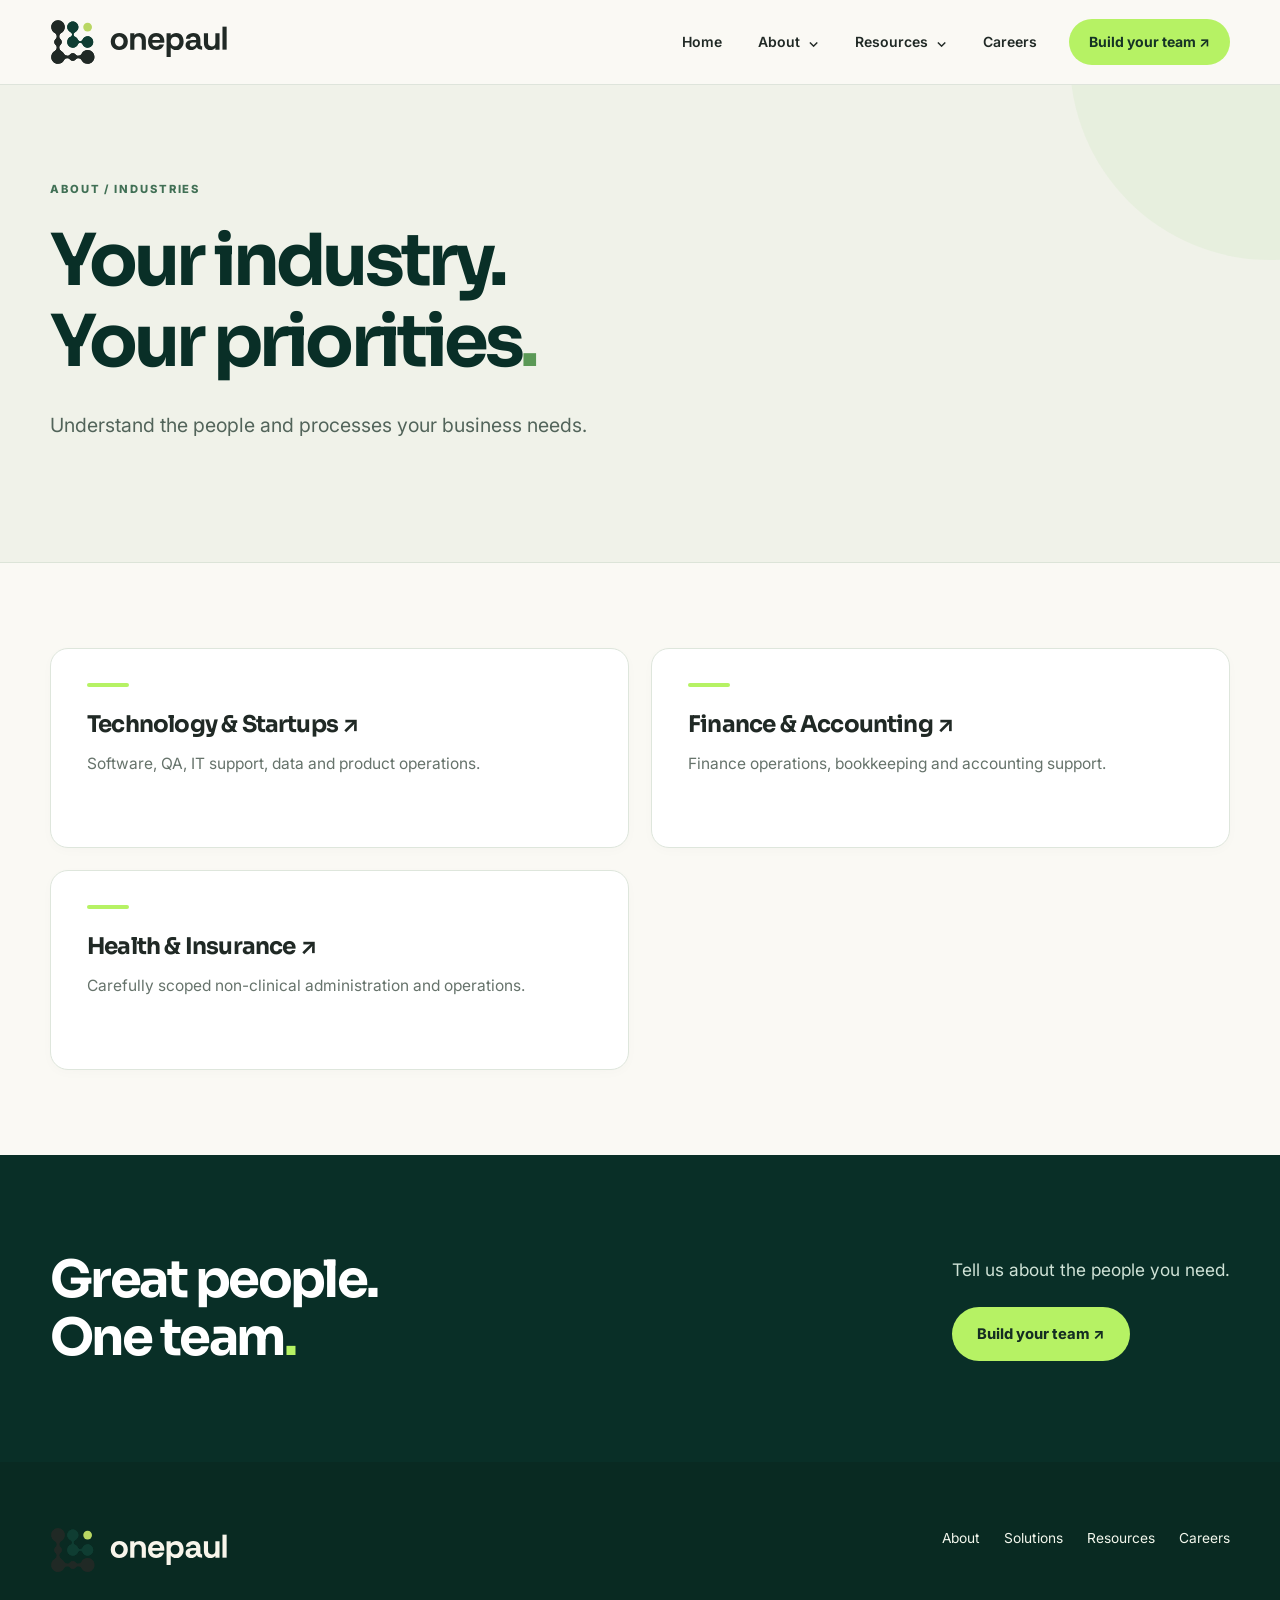
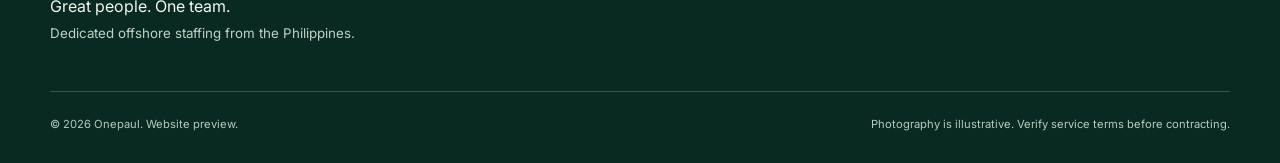
<file: about/industries/index.html>
<!doctype html><html lang="en-AU"><head><meta charset="utf-8"><meta name="viewport" content="width=device-width,initial-scale=1"><meta name="theme-color" content="#0f3d32"><title>Industries We Support | Onepaul</title><meta name="description" content="Discover the industries supported by Onepaul."><link rel="icon" href="/assets/brandmark.svg" type="image/svg+xml"><link rel="preconnect" href="https://fonts.googleapis.com"><link rel="preconnect" href="https://fonts.gstatic.com" crossorigin><link href="https://fonts.googleapis.com/css2?family=Inter:wght@400;500;600;700&family=Sora:wght@400;500;600;700;800&display=swap" rel="stylesheet"><link rel="stylesheet" href="/styles.css?v=20261117-5"><link rel="stylesheet" href="/navigation.css?v=20261122-1"></head><body><header class="op-header"><div class="shell op-bar"><a class="op-brand" href="/" aria-label="Onepaul home"><img src="/assets/logo.svg" alt="Onepaul" width="180" height="46"></a><button class="op-menu-toggle" type="button" aria-controls="op-navigation" aria-expanded="false"><span>Menu</span><span aria-hidden="true">☰</span></button><nav id="op-navigation" class="op-navigation" aria-label="Main navigation"><a class="op-top-link" href="/">Home</a><details class="op-dropdown"><summary>About <span aria-hidden="true">⌄</span></summary><div class="op-panel op-panel-about"><div><a href="/about/">About Onepaul</a><a href="/about/team/">Our Team</a><a href="/about/solutions/">Our Solutions</a><a href="/about/disciplines/">Our Disciplines</a></div><div><a class="op-industry-title" href="/about/industries/">Industries We Support</a><a href="/about/industries/technology-startups/">Technology &amp; Startups</a><a href="/about/industries/finance-accounting/">Finance &amp; Accounting</a><a href="/about/industries/health-insurance/">Health &amp; Insurance</a></div></div></details><details class="op-dropdown"><summary>Resources <span aria-hidden="true">⌄</span></summary><div class="op-panel op-panel-resources"><a href="/resources/">Resources Overview</a><a href="/resources/articles/">Articles &amp; Insights</a><a href="/resources/case-studies/">Case Studies</a><a href="/resources/team-builder/">Team Builder &amp; Calculator</a></div></details><a class="op-top-link" href="/careers/">Careers</a><a class="op-nav-action" href="/#contact">Build your team ↗</a></nav></div></header><main><section class="subhero"><div class="shell"><p class="eyebrow light">ABOUT / INDUSTRIES</p><h1>Your industry.<br>Your priorities<span class='lime'>.</span></h1><p>Understand the people and processes your business needs.</p></div></section><section class="section sub-section"><div class="shell link-grid"><a class="link-card" href="/about/industries/technology-startups/"><h3>Technology & Startups ↗</h3><p>Software, QA, IT support, data and product operations.</p></a><a class="link-card" href="/about/industries/finance-accounting/"><h3>Finance & Accounting ↗</h3><p>Finance operations, bookkeeping and accounting support.</p></a><a class="link-card" href="/about/industries/health-insurance/"><h3>Health & Insurance ↗</h3><p>Carefully scoped non-clinical administration and operations.</p></a></div></section><section class="page-cta"><div class="shell"><h2>Great people.<br>One team<span class="lime">.</span></h2><p>Tell us about the people you need.</p><a class="button button-lime" href="/#contact">Build your team ↗</a></div></section></main><footer><div class="shell footer-top"><div><a href="/"><img src="/assets/logo-white.svg" alt="Onepaul"></a><p>Great people. One team.</p><small>Dedicated offshore staffing from the Philippines.</small></div><div class="footer-links"><a href="/about/">About</a><a href="/about/solutions/">Solutions</a><a href="/resources/">Resources</a><a href="/careers/">Careers</a></div></div><div class="shell footer-bottom"><small>© 2026 Onepaul. Website preview.</small><small>Photography is illustrative. Verify service terms before contracting.</small></div></footer><script src="/script.js?v=20261122-1"></script></body></html>
</file>
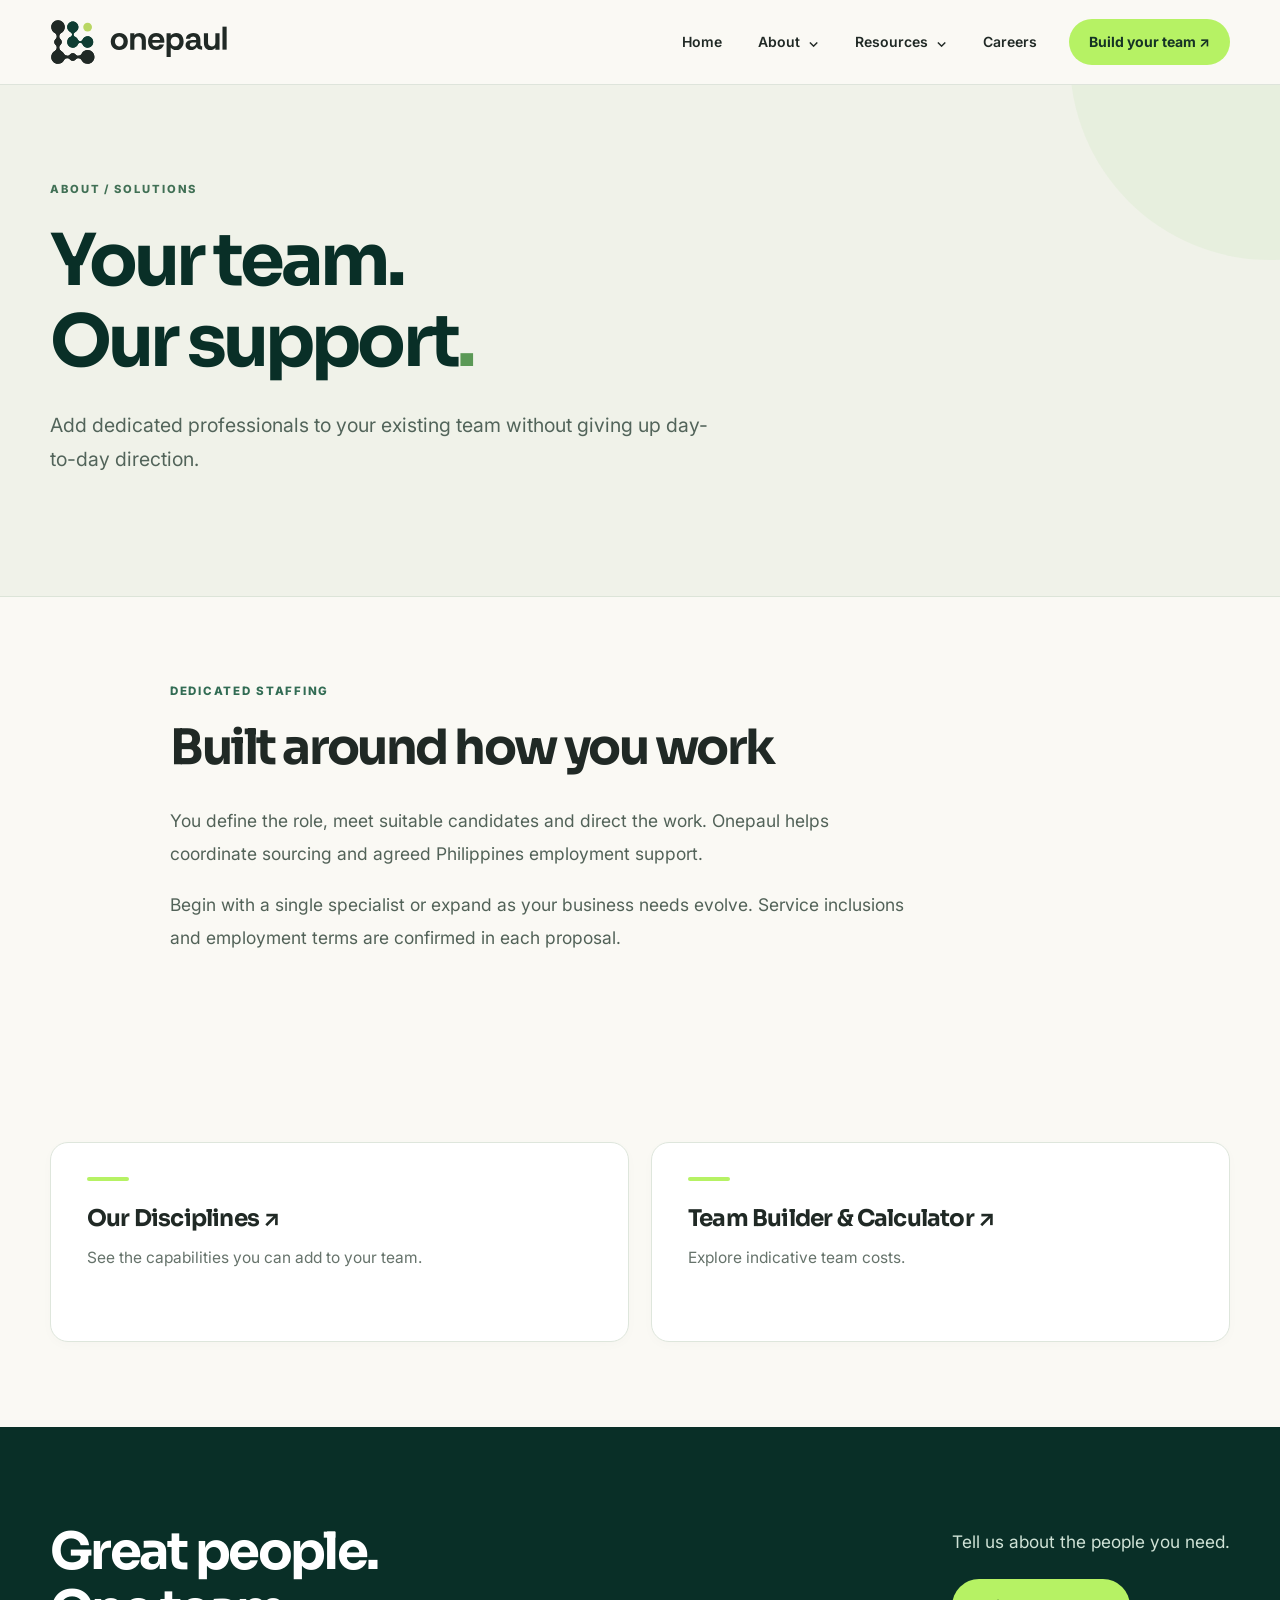
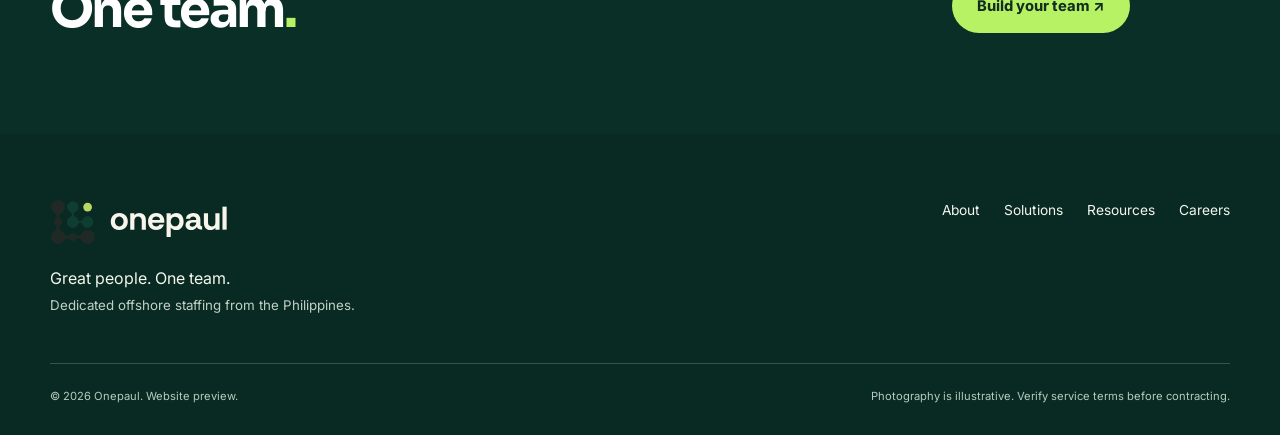
<file: about/solutions/index.html>
<!doctype html><html lang="en-AU"><head><meta charset="utf-8"><meta name="viewport" content="width=device-width,initial-scale=1"><meta name="theme-color" content="#0f3d32"><title>Our Solutions | Onepaul</title><meta name="description" content="Explore Onepaul dedicated offshore staffing solutions."><link rel="icon" href="/assets/brandmark.svg" type="image/svg+xml"><link rel="preconnect" href="https://fonts.googleapis.com"><link rel="preconnect" href="https://fonts.gstatic.com" crossorigin><link href="https://fonts.googleapis.com/css2?family=Inter:wght@400;500;600;700&family=Sora:wght@400;500;600;700;800&display=swap" rel="stylesheet"><link rel="stylesheet" href="/styles.css?v=20261117-5"><link rel="stylesheet" href="/navigation.css?v=20261122-1"></head><body><header class="op-header"><div class="shell op-bar"><a class="op-brand" href="/" aria-label="Onepaul home"><img src="/assets/logo.svg" alt="Onepaul" width="180" height="46"></a><button class="op-menu-toggle" type="button" aria-controls="op-navigation" aria-expanded="false"><span>Menu</span><span aria-hidden="true">☰</span></button><nav id="op-navigation" class="op-navigation" aria-label="Main navigation"><a class="op-top-link" href="/">Home</a><details class="op-dropdown"><summary>About <span aria-hidden="true">⌄</span></summary><div class="op-panel op-panel-about"><div><a href="/about/">About Onepaul</a><a href="/about/team/">Our Team</a><a href="/about/solutions/">Our Solutions</a><a href="/about/disciplines/">Our Disciplines</a></div><div><a class="op-industry-title" href="/about/industries/">Industries We Support</a><a href="/about/industries/technology-startups/">Technology &amp; Startups</a><a href="/about/industries/finance-accounting/">Finance &amp; Accounting</a><a href="/about/industries/health-insurance/">Health &amp; Insurance</a></div></div></details><details class="op-dropdown"><summary>Resources <span aria-hidden="true">⌄</span></summary><div class="op-panel op-panel-resources"><a href="/resources/">Resources Overview</a><a href="/resources/articles/">Articles &amp; Insights</a><a href="/resources/case-studies/">Case Studies</a><a href="/resources/team-builder/">Team Builder &amp; Calculator</a></div></details><a class="op-top-link" href="/careers/">Careers</a><a class="op-nav-action" href="/#contact">Build your team ↗</a></nav></div></header><main><section class="subhero"><div class="shell"><p class="eyebrow light">ABOUT / SOLUTIONS</p><h1>Your team.<br>Our support<span class='lime'>.</span></h1><p>Add dedicated professionals to your existing team without giving up day-to-day direction.</p></div></section><section class="section sub-section"><div class="shell editorial"><p class="eyebrow">DEDICATED STAFFING</p><h2>Built around how you work</h2><p>You define the role, meet suitable candidates and direct the work. Onepaul helps coordinate sourcing and agreed Philippines employment support.</p><p>Begin with a single specialist or expand as your business needs evolve. Service inclusions and employment terms are confirmed in each proposal.</p></div></section><section class="section sub-section"><div class="shell link-grid"><a class="link-card" href="/about/disciplines/"><h3>Our Disciplines ↗</h3><p>See the capabilities you can add to your team.</p></a><a class="link-card" href="/resources/team-builder/"><h3>Team Builder & Calculator ↗</h3><p>Explore indicative team costs.</p></a></div></section><section class="page-cta"><div class="shell"><h2>Great people.<br>One team<span class="lime">.</span></h2><p>Tell us about the people you need.</p><a class="button button-lime" href="/#contact">Build your team ↗</a></div></section></main><footer><div class="shell footer-top"><div><a href="/"><img src="/assets/logo-white.svg" alt="Onepaul"></a><p>Great people. One team.</p><small>Dedicated offshore staffing from the Philippines.</small></div><div class="footer-links"><a href="/about/">About</a><a href="/about/solutions/">Solutions</a><a href="/resources/">Resources</a><a href="/careers/">Careers</a></div></div><div class="shell footer-bottom"><small>© 2026 Onepaul. Website preview.</small><small>Photography is illustrative. Verify service terms before contracting.</small></div></footer><script src="/script.js?v=20261122-1"></script></body></html>
</file>
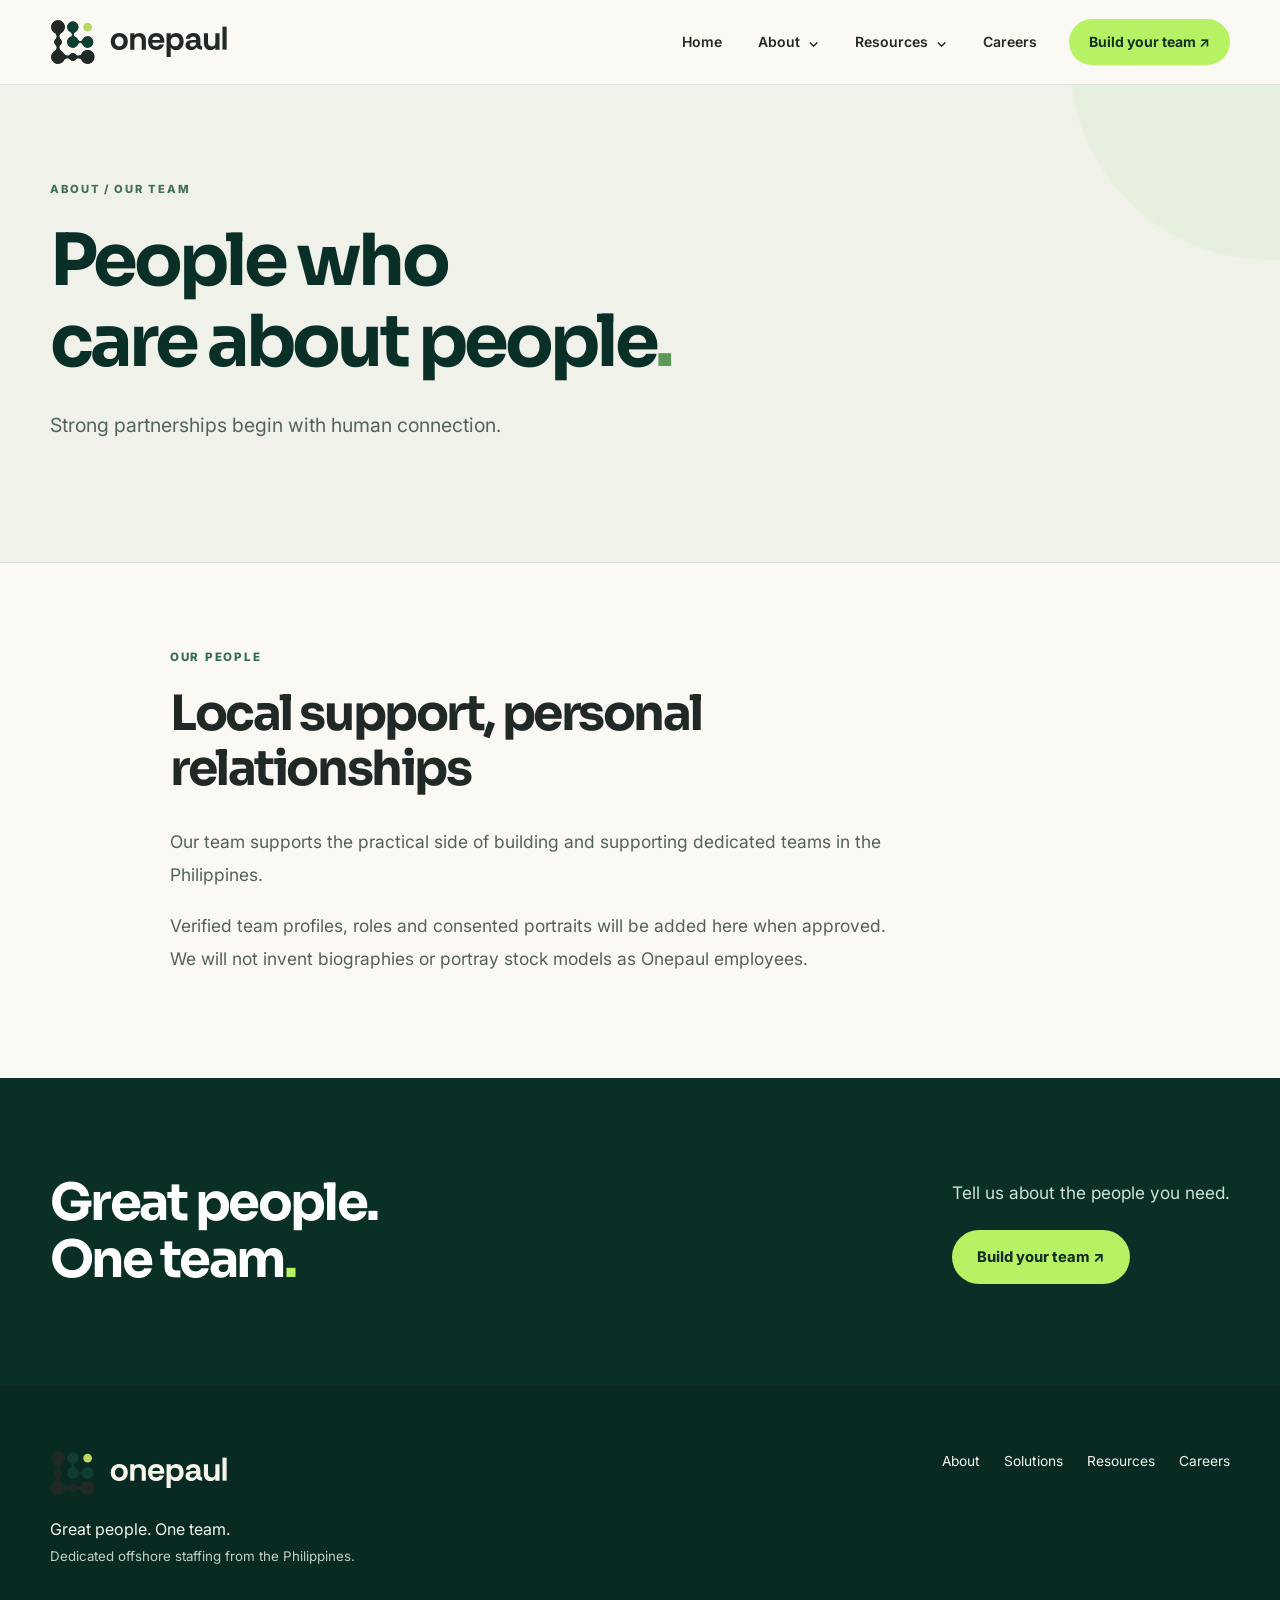
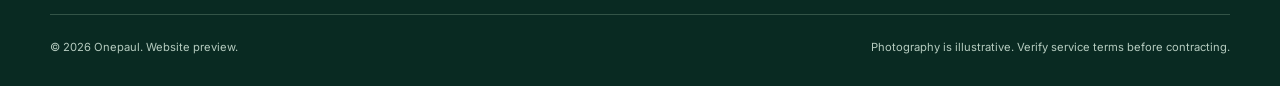
<file: about/team/index.html>
<!doctype html><html lang="en-AU"><head><meta charset="utf-8"><meta name="viewport" content="width=device-width,initial-scale=1"><meta name="theme-color" content="#0f3d32"><title>Our Team | Onepaul</title><meta name="description" content="Learn about the people behind Onepaul."><link rel="icon" href="/assets/brandmark.svg" type="image/svg+xml"><link rel="preconnect" href="https://fonts.googleapis.com"><link rel="preconnect" href="https://fonts.gstatic.com" crossorigin><link href="https://fonts.googleapis.com/css2?family=Inter:wght@400;500;600;700&family=Sora:wght@400;500;600;700;800&display=swap" rel="stylesheet"><link rel="stylesheet" href="/styles.css?v=20261117-5"><link rel="stylesheet" href="/navigation.css?v=20261122-1"></head><body><header class="op-header"><div class="shell op-bar"><a class="op-brand" href="/" aria-label="Onepaul home"><img src="/assets/logo.svg" alt="Onepaul" width="180" height="46"></a><button class="op-menu-toggle" type="button" aria-controls="op-navigation" aria-expanded="false"><span>Menu</span><span aria-hidden="true">☰</span></button><nav id="op-navigation" class="op-navigation" aria-label="Main navigation"><a class="op-top-link" href="/">Home</a><details class="op-dropdown"><summary>About <span aria-hidden="true">⌄</span></summary><div class="op-panel op-panel-about"><div><a href="/about/">About Onepaul</a><a href="/about/team/">Our Team</a><a href="/about/solutions/">Our Solutions</a><a href="/about/disciplines/">Our Disciplines</a></div><div><a class="op-industry-title" href="/about/industries/">Industries We Support</a><a href="/about/industries/technology-startups/">Technology &amp; Startups</a><a href="/about/industries/finance-accounting/">Finance &amp; Accounting</a><a href="/about/industries/health-insurance/">Health &amp; Insurance</a></div></div></details><details class="op-dropdown"><summary>Resources <span aria-hidden="true">⌄</span></summary><div class="op-panel op-panel-resources"><a href="/resources/">Resources Overview</a><a href="/resources/articles/">Articles &amp; Insights</a><a href="/resources/case-studies/">Case Studies</a><a href="/resources/team-builder/">Team Builder &amp; Calculator</a></div></details><a class="op-top-link" href="/careers/">Careers</a><a class="op-nav-action" href="/#contact">Build your team ↗</a></nav></div></header><main><section class="subhero"><div class="shell"><p class="eyebrow light">ABOUT / OUR TEAM</p><h1>People who<br>care about people<span class='lime'>.</span></h1><p>Strong partnerships begin with human connection.</p></div></section><section class="section sub-section"><div class="shell editorial"><p class="eyebrow">OUR PEOPLE</p><h2>Local support, personal relationships</h2><p>Our team supports the practical side of building and supporting dedicated teams in the Philippines.</p><p>Verified team profiles, roles and consented portraits will be added here when approved. We will not invent biographies or portray stock models as Onepaul employees.</p></div></section><section class="page-cta"><div class="shell"><h2>Great people.<br>One team<span class="lime">.</span></h2><p>Tell us about the people you need.</p><a class="button button-lime" href="/#contact">Build your team ↗</a></div></section></main><footer><div class="shell footer-top"><div><a href="/"><img src="/assets/logo-white.svg" alt="Onepaul"></a><p>Great people. One team.</p><small>Dedicated offshore staffing from the Philippines.</small></div><div class="footer-links"><a href="/about/">About</a><a href="/about/solutions/">Solutions</a><a href="/resources/">Resources</a><a href="/careers/">Careers</a></div></div><div class="shell footer-bottom"><small>© 2026 Onepaul. Website preview.</small><small>Photography is illustrative. Verify service terms before contracting.</small></div></footer><script src="/script.js?v=20261122-1"></script></body></html>
</file>
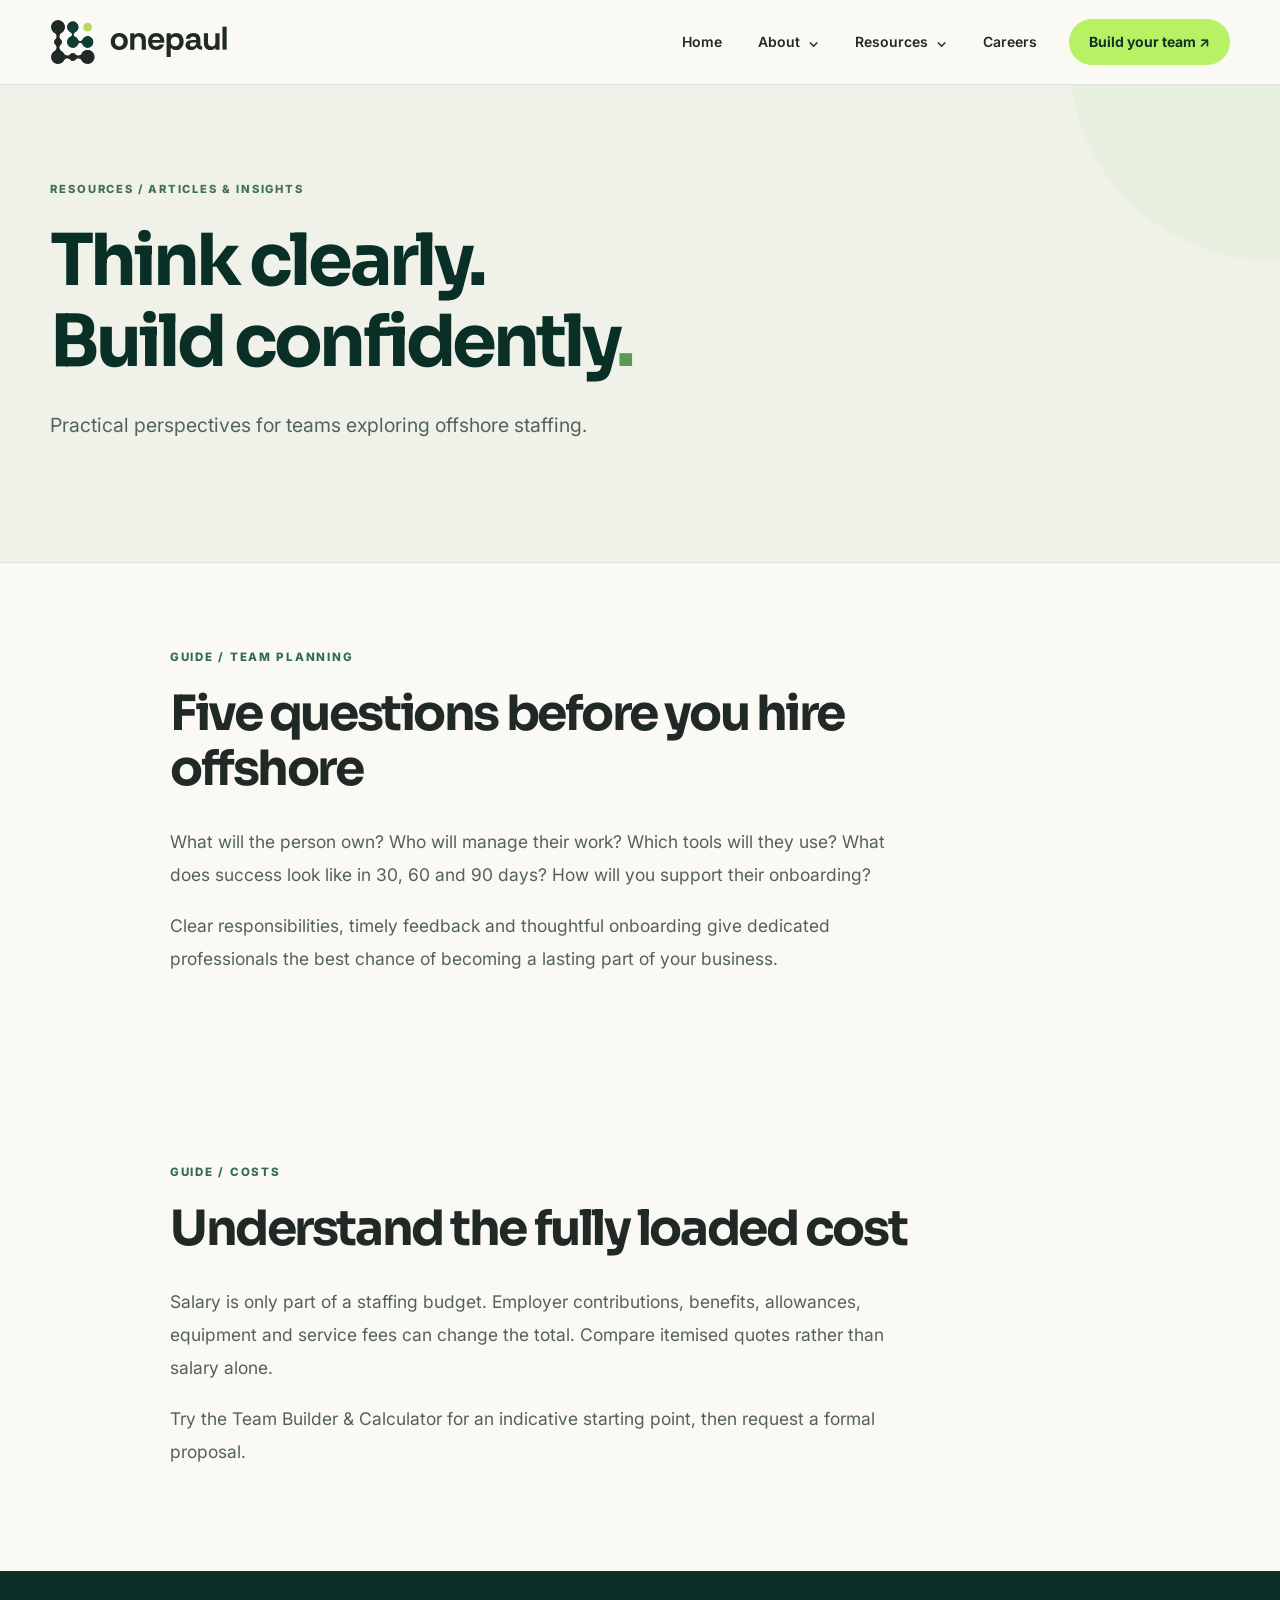
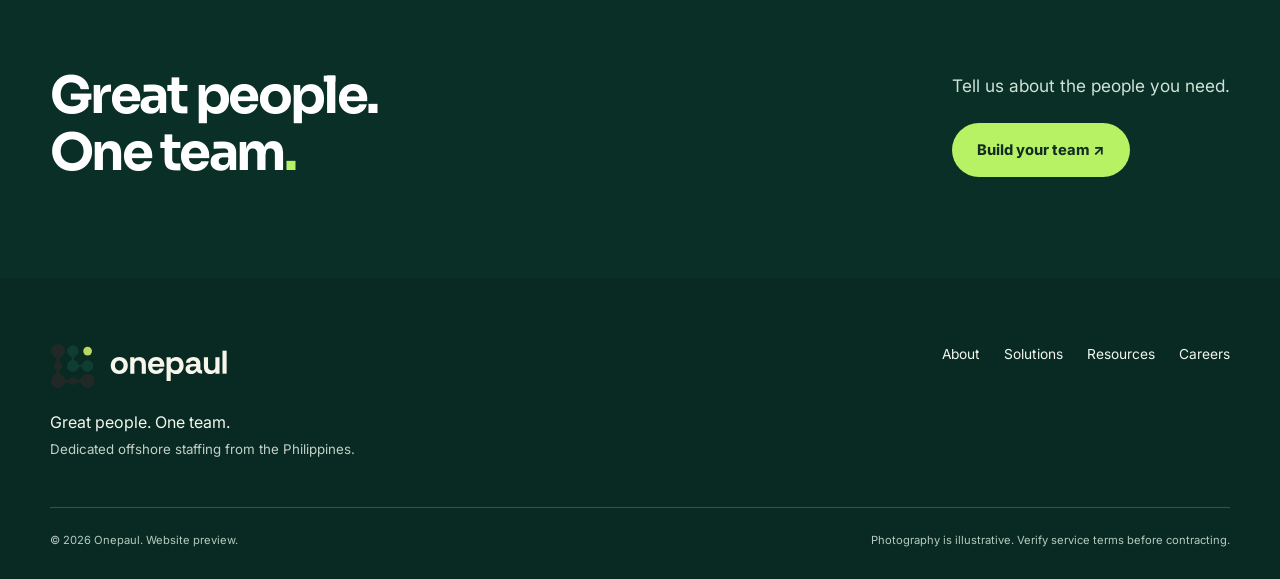
<file: resources/articles/index.html>
<!doctype html><html lang="en-AU"><head><meta charset="utf-8"><meta name="viewport" content="width=device-width,initial-scale=1"><meta name="theme-color" content="#0f3d32"><title>Articles & Insights | Onepaul</title><meta name="description" content="Guides for planning and managing offshore teams."><link rel="icon" href="/assets/brandmark.svg" type="image/svg+xml"><link rel="preconnect" href="https://fonts.googleapis.com"><link rel="preconnect" href="https://fonts.gstatic.com" crossorigin><link href="https://fonts.googleapis.com/css2?family=Inter:wght@400;500;600;700&family=Sora:wght@400;500;600;700;800&display=swap" rel="stylesheet"><link rel="stylesheet" href="/styles.css?v=20261117-5"><link rel="stylesheet" href="/navigation.css?v=20261122-1"></head><body><header class="op-header"><div class="shell op-bar"><a class="op-brand" href="/" aria-label="Onepaul home"><img src="/assets/logo.svg" alt="Onepaul" width="180" height="46"></a><button class="op-menu-toggle" type="button" aria-controls="op-navigation" aria-expanded="false"><span>Menu</span><span aria-hidden="true">☰</span></button><nav id="op-navigation" class="op-navigation" aria-label="Main navigation"><a class="op-top-link" href="/">Home</a><details class="op-dropdown"><summary>About <span aria-hidden="true">⌄</span></summary><div class="op-panel op-panel-about"><div><a href="/about/">About Onepaul</a><a href="/about/team/">Our Team</a><a href="/about/solutions/">Our Solutions</a><a href="/about/disciplines/">Our Disciplines</a></div><div><a class="op-industry-title" href="/about/industries/">Industries We Support</a><a href="/about/industries/technology-startups/">Technology &amp; Startups</a><a href="/about/industries/finance-accounting/">Finance &amp; Accounting</a><a href="/about/industries/health-insurance/">Health &amp; Insurance</a></div></div></details><details class="op-dropdown"><summary>Resources <span aria-hidden="true">⌄</span></summary><div class="op-panel op-panel-resources"><a href="/resources/">Resources Overview</a><a href="/resources/articles/">Articles &amp; Insights</a><a href="/resources/case-studies/">Case Studies</a><a href="/resources/team-builder/">Team Builder &amp; Calculator</a></div></details><a class="op-top-link" href="/careers/">Careers</a><a class="op-nav-action" href="/#contact">Build your team ↗</a></nav></div></header><main><section class="subhero"><div class="shell"><p class="eyebrow light">RESOURCES / ARTICLES & INSIGHTS</p><h1>Think clearly.<br>Build confidently<span class='lime'>.</span></h1><p>Practical perspectives for teams exploring offshore staffing.</p></div></section><section class="section sub-section"><div class="shell editorial"><p class="eyebrow">GUIDE / TEAM PLANNING</p><h2>Five questions before you hire offshore</h2><p>What will the person own? Who will manage their work? Which tools will they use? What does success look like in 30, 60 and 90 days? How will you support their onboarding?</p><p>Clear responsibilities, timely feedback and thoughtful onboarding give dedicated professionals the best chance of becoming a lasting part of your business.</p></div></section><section class="section sub-section"><div class="shell editorial"><p class="eyebrow">GUIDE / COSTS</p><h2>Understand the fully loaded cost</h2><p>Salary is only part of a staffing budget. Employer contributions, benefits, allowances, equipment and service fees can change the total. Compare itemised quotes rather than salary alone.</p><p>Try the Team Builder & Calculator for an indicative starting point, then request a formal proposal.</p></div></section><section class="page-cta"><div class="shell"><h2>Great people.<br>One team<span class="lime">.</span></h2><p>Tell us about the people you need.</p><a class="button button-lime" href="/#contact">Build your team ↗</a></div></section></main><footer><div class="shell footer-top"><div><a href="/"><img src="/assets/logo-white.svg" alt="Onepaul"></a><p>Great people. One team.</p><small>Dedicated offshore staffing from the Philippines.</small></div><div class="footer-links"><a href="/about/">About</a><a href="/about/solutions/">Solutions</a><a href="/resources/">Resources</a><a href="/careers/">Careers</a></div></div><div class="shell footer-bottom"><small>© 2026 Onepaul. Website preview.</small><small>Photography is illustrative. Verify service terms before contracting.</small></div></footer><script src="/script.js"></script></body></html>
</file>
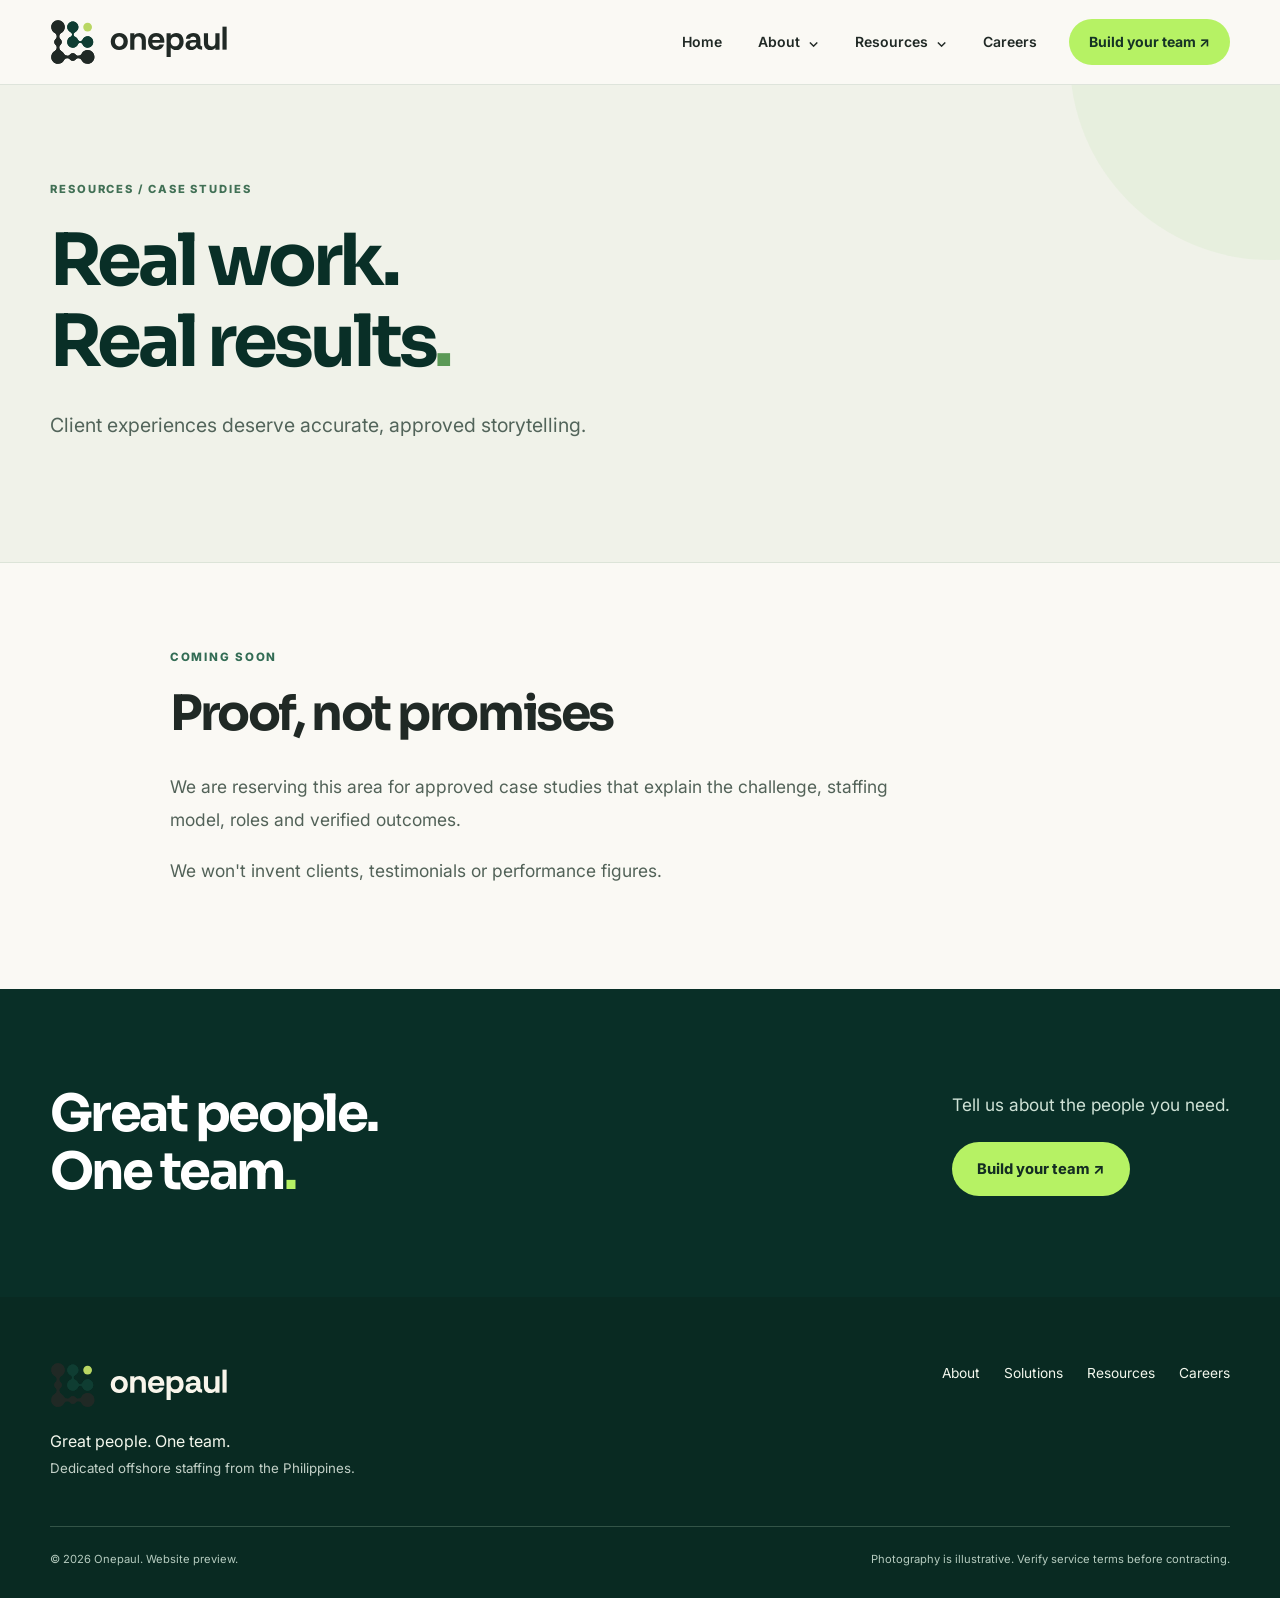
<file: resources/case-studies/index.html>
<!doctype html><html lang="en-AU"><head><meta charset="utf-8"><meta name="viewport" content="width=device-width,initial-scale=1"><meta name="theme-color" content="#0f3d32"><title>Case Studies | Onepaul</title><meta name="description" content="Verified Onepaul staffing stories and outcomes."><link rel="icon" href="/assets/brandmark.svg" type="image/svg+xml"><link rel="preconnect" href="https://fonts.googleapis.com"><link rel="preconnect" href="https://fonts.gstatic.com" crossorigin><link href="https://fonts.googleapis.com/css2?family=Inter:wght@400;500;600;700&family=Sora:wght@400;500;600;700;800&display=swap" rel="stylesheet"><link rel="stylesheet" href="/styles.css?v=20261117-5"><link rel="stylesheet" href="/navigation.css?v=20261122-1"></head><body><header class="op-header"><div class="shell op-bar"><a class="op-brand" href="/" aria-label="Onepaul home"><img src="/assets/logo.svg" alt="Onepaul" width="180" height="46"></a><button class="op-menu-toggle" type="button" aria-controls="op-navigation" aria-expanded="false"><span>Menu</span><span aria-hidden="true">☰</span></button><nav id="op-navigation" class="op-navigation" aria-label="Main navigation"><a class="op-top-link" href="/">Home</a><details class="op-dropdown"><summary>About <span aria-hidden="true">⌄</span></summary><div class="op-panel op-panel-about"><div><a href="/about/">About Onepaul</a><a href="/about/team/">Our Team</a><a href="/about/solutions/">Our Solutions</a><a href="/about/disciplines/">Our Disciplines</a></div><div><a class="op-industry-title" href="/about/industries/">Industries We Support</a><a href="/about/industries/technology-startups/">Technology &amp; Startups</a><a href="/about/industries/finance-accounting/">Finance &amp; Accounting</a><a href="/about/industries/health-insurance/">Health &amp; Insurance</a></div></div></details><details class="op-dropdown"><summary>Resources <span aria-hidden="true">⌄</span></summary><div class="op-panel op-panel-resources"><a href="/resources/">Resources Overview</a><a href="/resources/articles/">Articles &amp; Insights</a><a href="/resources/case-studies/">Case Studies</a><a href="/resources/team-builder/">Team Builder &amp; Calculator</a></div></details><a class="op-top-link" href="/careers/">Careers</a><a class="op-nav-action" href="/#contact">Build your team ↗</a></nav></div></header><main><section class="subhero"><div class="shell"><p class="eyebrow light">RESOURCES / CASE STUDIES</p><h1>Real work.<br>Real results<span class='lime'>.</span></h1><p>Client experiences deserve accurate, approved storytelling.</p></div></section><section class="section sub-section"><div class="shell editorial"><p class="eyebrow">COMING SOON</p><h2>Proof, not promises</h2><p>We are reserving this area for approved case studies that explain the challenge, staffing model, roles and verified outcomes.</p><p>We won't invent clients, testimonials or performance figures.</p></div></section><section class="page-cta"><div class="shell"><h2>Great people.<br>One team<span class="lime">.</span></h2><p>Tell us about the people you need.</p><a class="button button-lime" href="/#contact">Build your team ↗</a></div></section></main><footer><div class="shell footer-top"><div><a href="/"><img src="/assets/logo-white.svg" alt="Onepaul"></a><p>Great people. One team.</p><small>Dedicated offshore staffing from the Philippines.</small></div><div class="footer-links"><a href="/about/">About</a><a href="/about/solutions/">Solutions</a><a href="/resources/">Resources</a><a href="/careers/">Careers</a></div></div><div class="shell footer-bottom"><small>© 2026 Onepaul. Website preview.</small><small>Photography is illustrative. Verify service terms before contracting.</small></div></footer><script src="/script.js"></script></body></html>
</file>
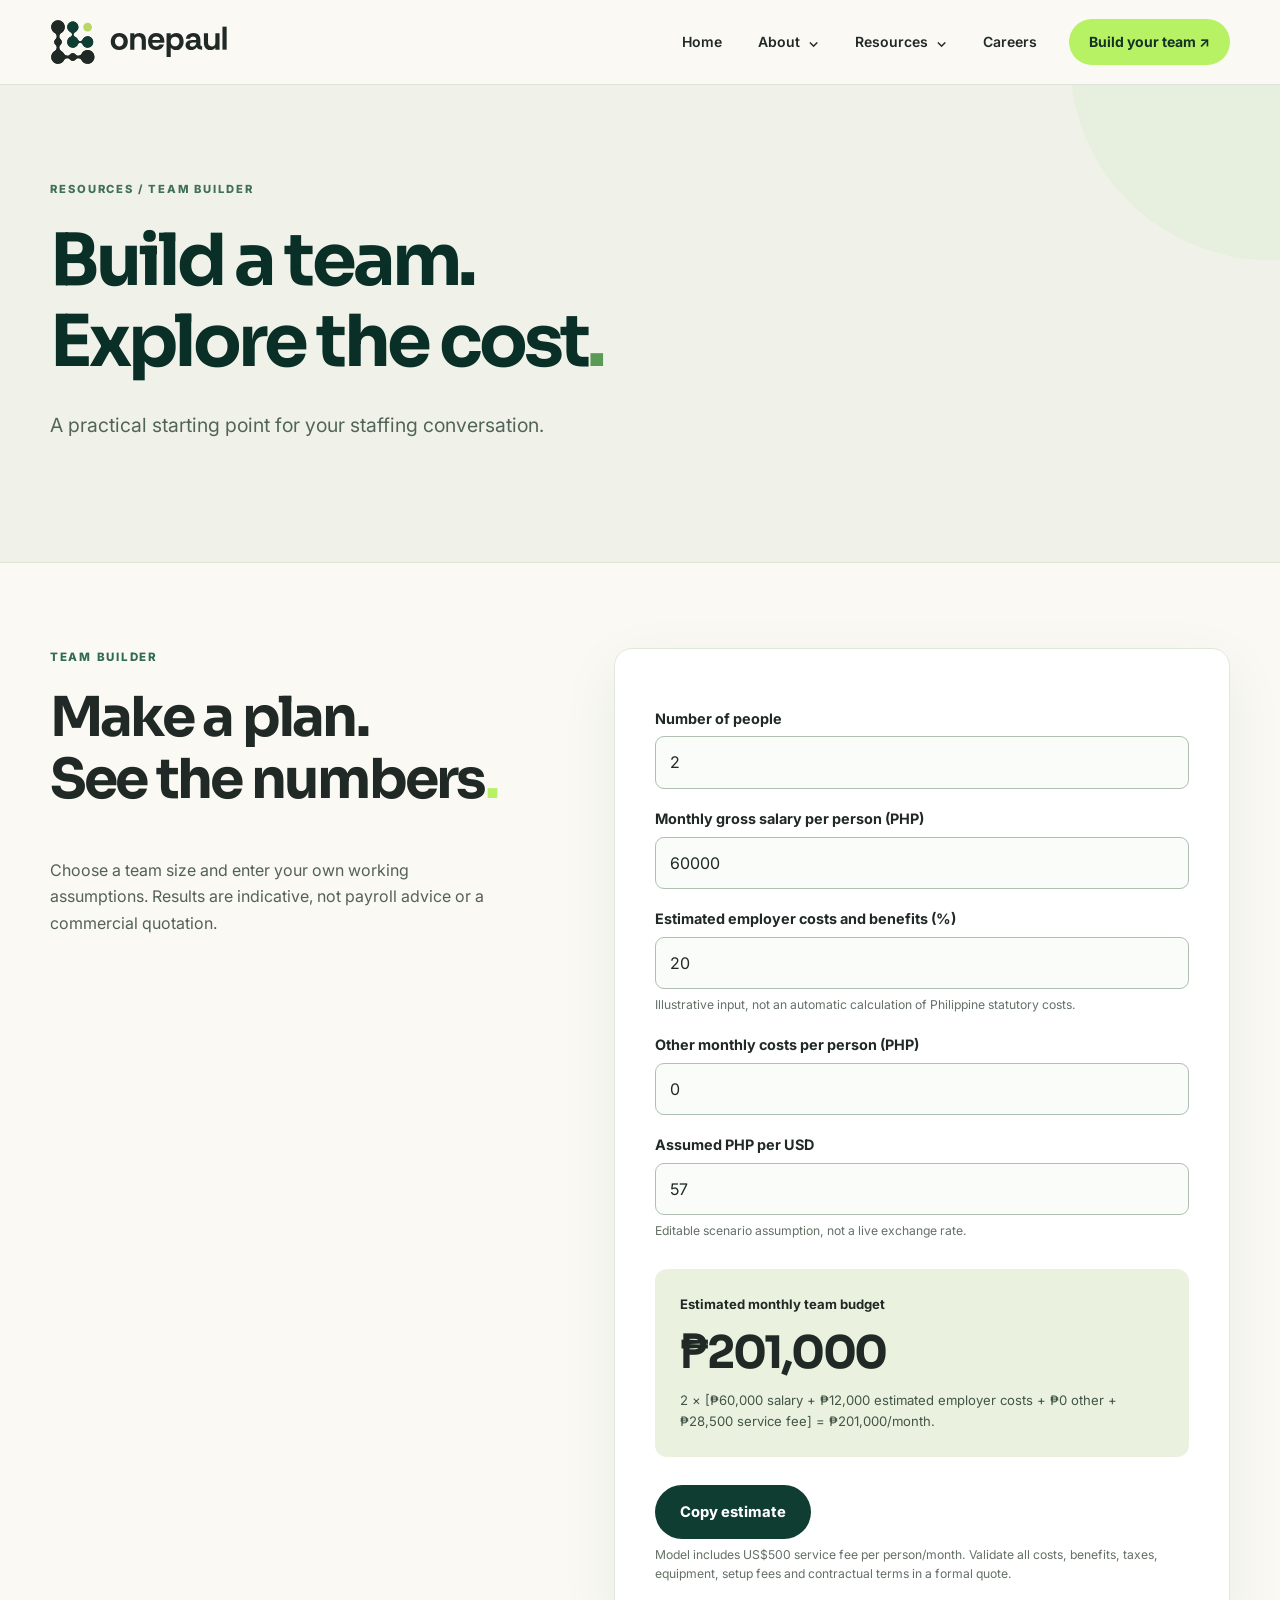
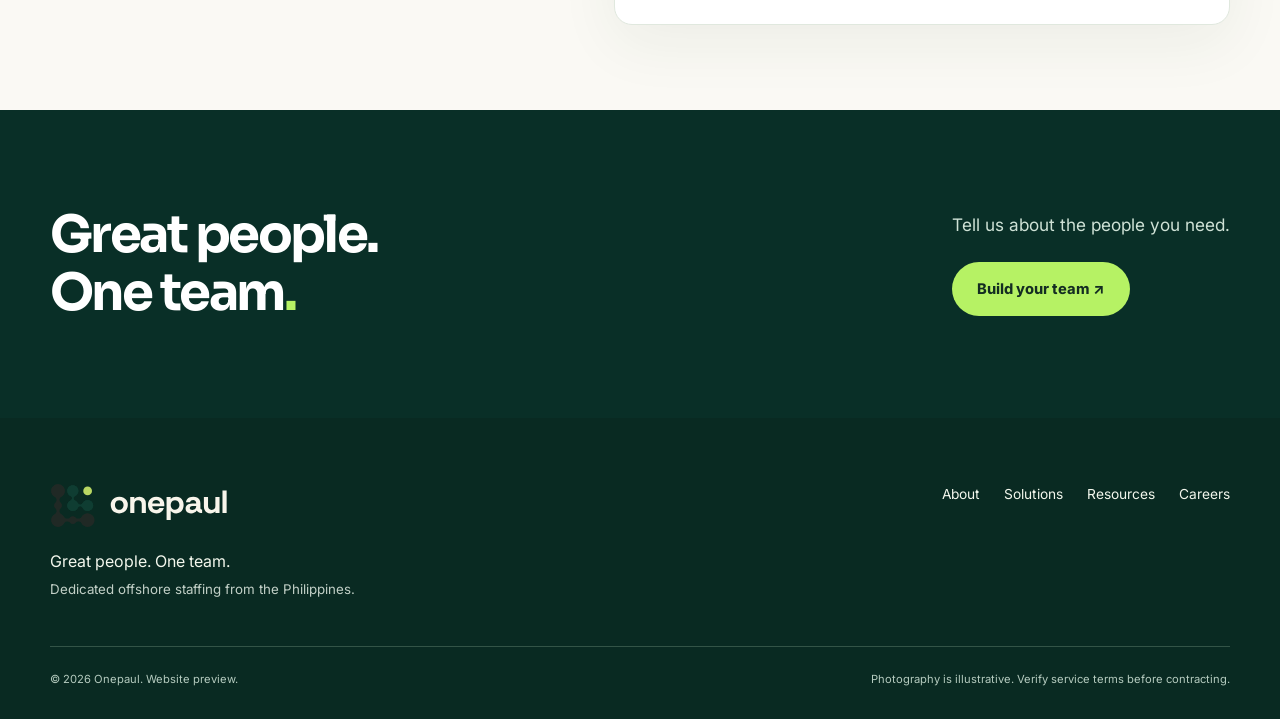
<file: resources/team-builder/index.html>
<!doctype html><html lang="en-AU"><head><meta charset="utf-8"><meta name="viewport" content="width=device-width,initial-scale=1"><meta name="theme-color" content="#0f3d32"><title>Team Builder & Calculator | Onepaul</title><meta name="description" content="Estimate indicative monthly offshore staffing team costs."><link rel="icon" href="/assets/brandmark.svg" type="image/svg+xml"><link rel="preconnect" href="https://fonts.googleapis.com"><link rel="preconnect" href="https://fonts.gstatic.com" crossorigin><link href="https://fonts.googleapis.com/css2?family=Inter:wght@400;500;600;700&family=Sora:wght@400;500;600;700;800&display=swap" rel="stylesheet"><link rel="stylesheet" href="/styles.css?v=20261117-5"><link rel="stylesheet" href="/navigation.css?v=20261122-1"></head><body><header class="op-header"><div class="shell op-bar"><a class="op-brand" href="/" aria-label="Onepaul home"><img src="/assets/logo.svg" alt="Onepaul" width="180" height="46"></a><button class="op-menu-toggle" type="button" aria-controls="op-navigation" aria-expanded="false"><span>Menu</span><span aria-hidden="true">☰</span></button><nav id="op-navigation" class="op-navigation" aria-label="Main navigation"><a class="op-top-link" href="/">Home</a><details class="op-dropdown"><summary>About <span aria-hidden="true">⌄</span></summary><div class="op-panel op-panel-about"><div><a href="/about/">About Onepaul</a><a href="/about/team/">Our Team</a><a href="/about/solutions/">Our Solutions</a><a href="/about/disciplines/">Our Disciplines</a></div><div><a class="op-industry-title" href="/about/industries/">Industries We Support</a><a href="/about/industries/technology-startups/">Technology &amp; Startups</a><a href="/about/industries/finance-accounting/">Finance &amp; Accounting</a><a href="/about/industries/health-insurance/">Health &amp; Insurance</a></div></div></details><details class="op-dropdown"><summary>Resources <span aria-hidden="true">⌄</span></summary><div class="op-panel op-panel-resources"><a href="/resources/">Resources Overview</a><a href="/resources/articles/">Articles &amp; Insights</a><a href="/resources/case-studies/">Case Studies</a><a href="/resources/team-builder/">Team Builder &amp; Calculator</a></div></details><a class="op-top-link" href="/careers/">Careers</a><a class="op-nav-action" href="/#contact">Build your team ↗</a></nav></div></header><main><section class="subhero"><div class="shell"><p class="eyebrow light">RESOURCES / TEAM BUILDER</p><h1>Build a team.<br>Explore the cost<span class='lime'>.</span></h1><p>A practical starting point for your staffing conversation.</p></div></section><section class="section sub-section"><div class="shell calculator-layout"><div><p class="eyebrow">TEAM BUILDER</p><h2>Make a plan.<br>See the numbers<span class="lime">.</span></h2><p>Choose a team size and enter your own working assumptions. Results are indicative, not payroll advice or a commercial quotation.</p></div><form class="calc-card" id="team-calculator"><label for="roles">Number of people</label><input id="roles" type="number" value="2" min="1" max="200" step="1" required><label for="salary">Monthly gross salary per person (PHP)</label><input id="salary" type="number" value="60000" min="0" step="1000" required><label for="load">Estimated employer costs and benefits (%)</label><input id="load" type="number" value="20" min="0" max="100" step=".5" required><small>Illustrative input, not an automatic calculation of Philippine statutory costs.</small><label for="allowance">Other monthly costs per person (PHP)</label><input id="allowance" type="number" value="0" min="0" step="500" required><label for="rate">Assumed PHP per USD</label><input id="rate" type="number" value="57" min="1" step=".1" required><small>Editable scenario assumption, not a live exchange rate.</small><div class="calc-result" aria-live="polite"><span>Estimated monthly team budget</span><strong id="estimated-total">₱0</strong><p id="estimated-breakdown"></p></div><button type="button" class="button button-green" id="copy-estimate">Copy estimate</button><p class="small-print">Model includes US$500 service fee per person/month. Validate all costs, benefits, taxes, equipment, setup fees and contractual terms in a formal quote.</p></form></div></section><section class="page-cta"><div class="shell"><h2>Great people.<br>One team<span class="lime">.</span></h2><p>Tell us about the people you need.</p><a class="button button-lime" href="/#contact">Build your team ↗</a></div></section></main><footer><div class="shell footer-top"><div><a href="/"><img src="/assets/logo-white.svg" alt="Onepaul"></a><p>Great people. One team.</p><small>Dedicated offshore staffing from the Philippines.</small></div><div class="footer-links"><a href="/about/">About</a><a href="/about/solutions/">Solutions</a><a href="/resources/">Resources</a><a href="/careers/">Careers</a></div></div><div class="shell footer-bottom"><small>© 2026 Onepaul. Website preview.</small><small>Photography is illustrative. Verify service terms before contracting.</small></div></footer><script src="/script.js"></script></body></html>
</file>
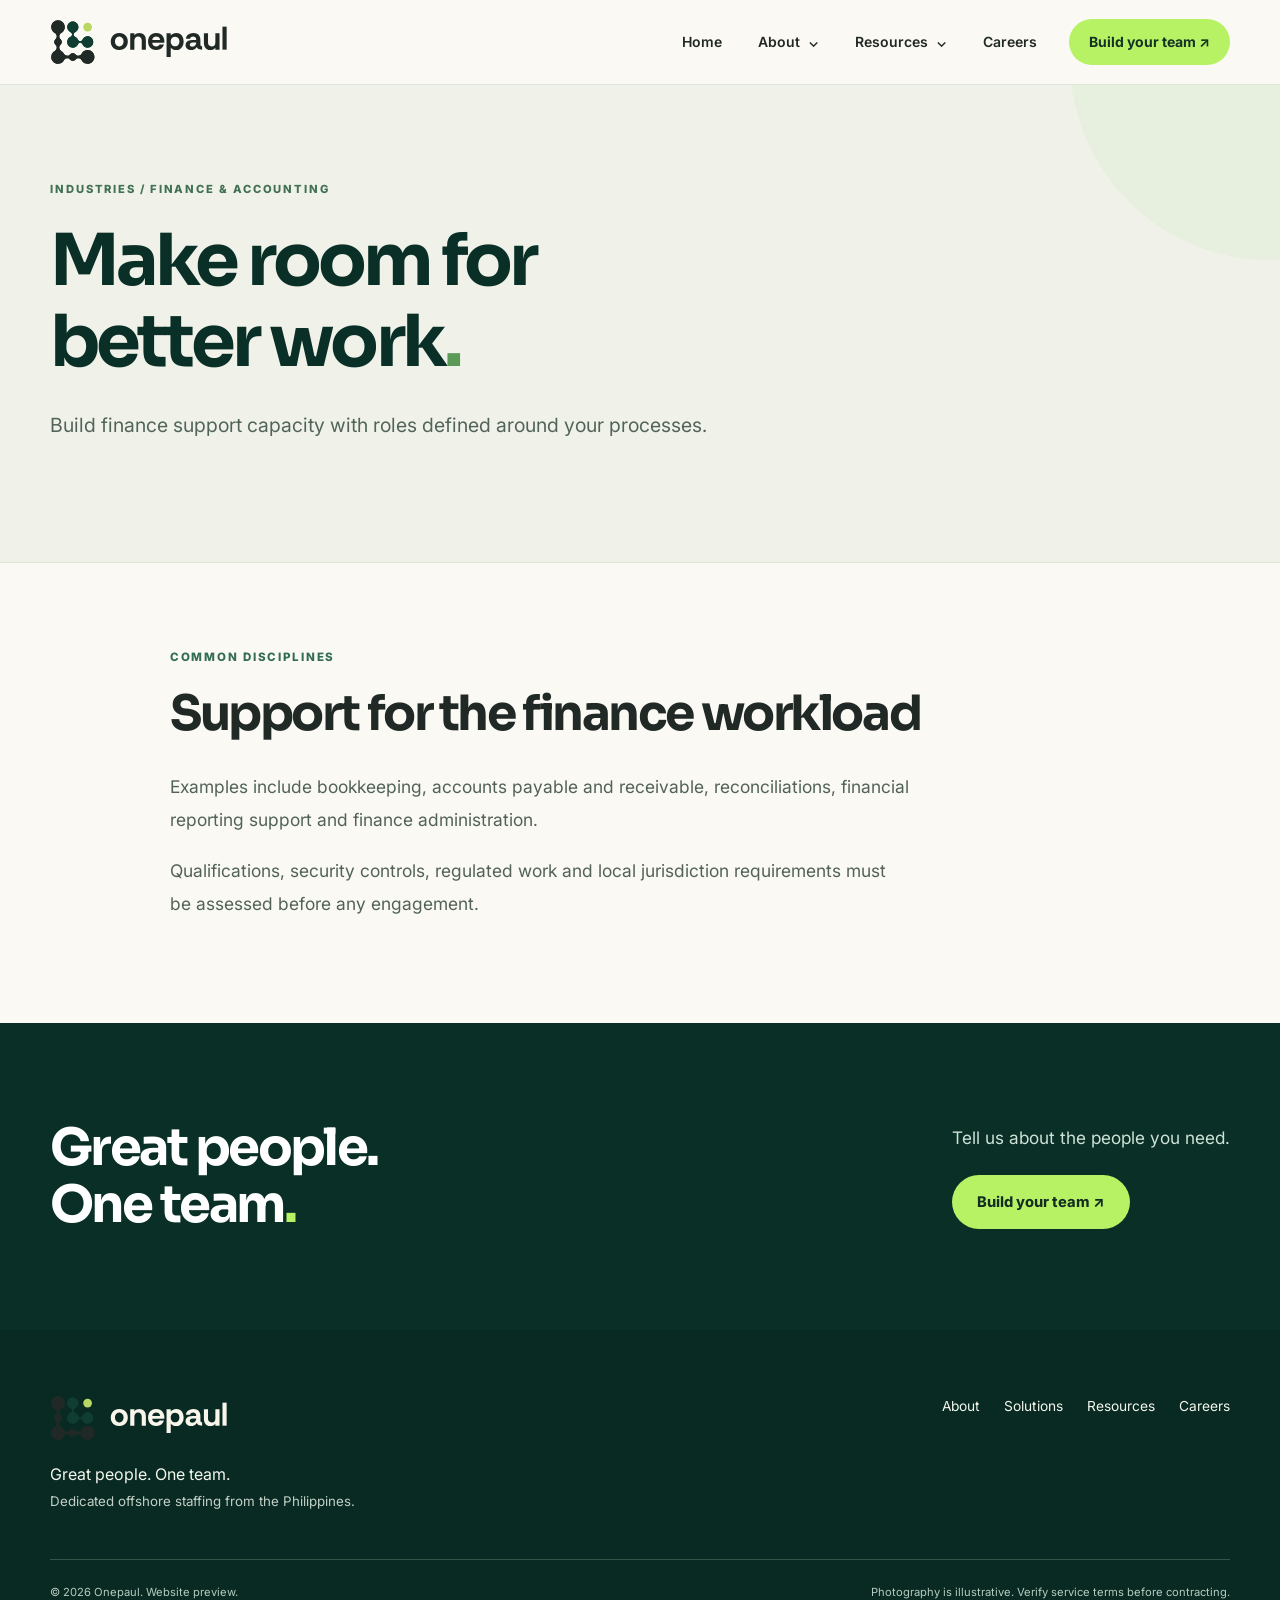
<file: about/industries/finance-accounting/index.html>
<!doctype html><html lang="en-AU"><head><meta charset="utf-8"><meta name="viewport" content="width=device-width,initial-scale=1"><meta name="theme-color" content="#0f3d32"><title>Finance & Accounting | Onepaul</title><meta name="description" content="Dedicated Philippines-based finance and accounting support roles."><link rel="icon" href="/assets/brandmark.svg" type="image/svg+xml"><link rel="preconnect" href="https://fonts.googleapis.com"><link rel="preconnect" href="https://fonts.gstatic.com" crossorigin><link href="https://fonts.googleapis.com/css2?family=Inter:wght@400;500;600;700&family=Sora:wght@400;500;600;700;800&display=swap" rel="stylesheet"><link rel="stylesheet" href="/styles.css?v=20261117-5"><link rel="stylesheet" href="/navigation.css?v=20261122-1"></head><body><header class="op-header"><div class="shell op-bar"><a class="op-brand" href="/" aria-label="Onepaul home"><img src="/assets/logo.svg" alt="Onepaul" width="180" height="46"></a><button class="op-menu-toggle" type="button" aria-controls="op-navigation" aria-expanded="false"><span>Menu</span><span aria-hidden="true">☰</span></button><nav id="op-navigation" class="op-navigation" aria-label="Main navigation"><a class="op-top-link" href="/">Home</a><details class="op-dropdown"><summary>About <span aria-hidden="true">⌄</span></summary><div class="op-panel op-panel-about"><div><a href="/about/">About Onepaul</a><a href="/about/team/">Our Team</a><a href="/about/solutions/">Our Solutions</a><a href="/about/disciplines/">Our Disciplines</a></div><div><a class="op-industry-title" href="/about/industries/">Industries We Support</a><a href="/about/industries/technology-startups/">Technology &amp; Startups</a><a href="/about/industries/finance-accounting/">Finance &amp; Accounting</a><a href="/about/industries/health-insurance/">Health &amp; Insurance</a></div></div></details><details class="op-dropdown"><summary>Resources <span aria-hidden="true">⌄</span></summary><div class="op-panel op-panel-resources"><a href="/resources/">Resources Overview</a><a href="/resources/articles/">Articles &amp; Insights</a><a href="/resources/case-studies/">Case Studies</a><a href="/resources/team-builder/">Team Builder &amp; Calculator</a></div></details><a class="op-top-link" href="/careers/">Careers</a><a class="op-nav-action" href="/#contact">Build your team ↗</a></nav></div></header><main><section class="subhero"><div class="shell"><p class="eyebrow light">INDUSTRIES / FINANCE & ACCOUNTING</p><h1>Make room for<br>better work<span class='lime'>.</span></h1><p>Build finance support capacity with roles defined around your processes.</p></div></section><section class="section sub-section"><div class="shell editorial"><p class="eyebrow">COMMON DISCIPLINES</p><h2>Support for the finance workload</h2><p>Examples include bookkeeping, accounts payable and receivable, reconciliations, financial reporting support and finance administration.</p><p>Qualifications, security controls, regulated work and local jurisdiction requirements must be assessed before any engagement.</p></div></section><section class="page-cta"><div class="shell"><h2>Great people.<br>One team<span class="lime">.</span></h2><p>Tell us about the people you need.</p><a class="button button-lime" href="/#contact">Build your team ↗</a></div></section></main><footer><div class="shell footer-top"><div><a href="/"><img src="/assets/logo-white.svg" alt="Onepaul"></a><p>Great people. One team.</p><small>Dedicated offshore staffing from the Philippines.</small></div><div class="footer-links"><a href="/about/">About</a><a href="/about/solutions/">Solutions</a><a href="/resources/">Resources</a><a href="/careers/">Careers</a></div></div><div class="shell footer-bottom"><small>© 2026 Onepaul. Website preview.</small><small>Photography is illustrative. Verify service terms before contracting.</small></div></footer><script src="/script.js"></script></body></html>
</file>
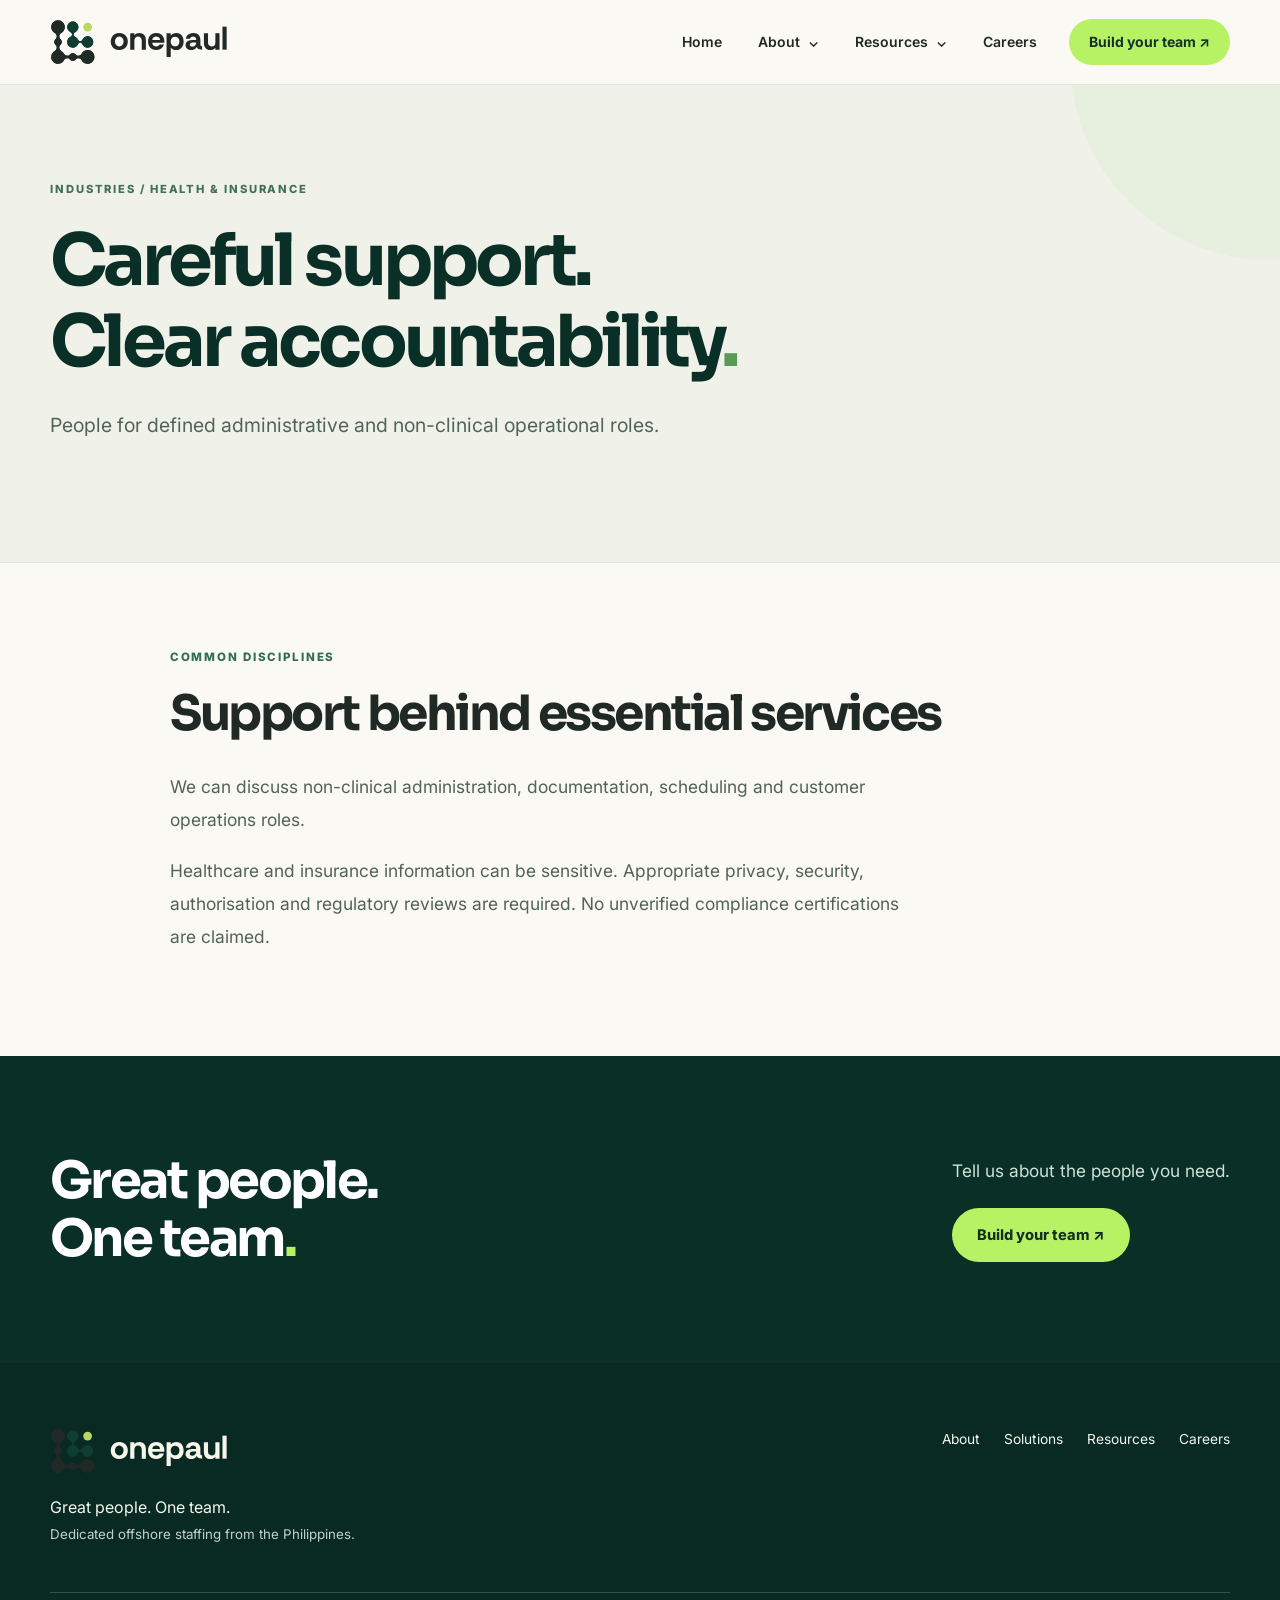
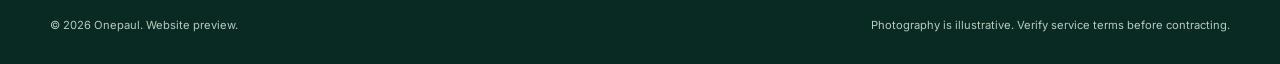
<file: about/industries/health-insurance/index.html>
<!doctype html><html lang="en-AU"><head><meta charset="utf-8"><meta name="viewport" content="width=device-width,initial-scale=1"><meta name="theme-color" content="#0f3d32"><title>Health & Insurance | Onepaul</title><meta name="description" content="Non-clinical support staffing for health and insurance operations."><link rel="icon" href="/assets/brandmark.svg" type="image/svg+xml"><link rel="preconnect" href="https://fonts.googleapis.com"><link rel="preconnect" href="https://fonts.gstatic.com" crossorigin><link href="https://fonts.googleapis.com/css2?family=Inter:wght@400;500;600;700&family=Sora:wght@400;500;600;700;800&display=swap" rel="stylesheet"><link rel="stylesheet" href="/styles.css?v=20261117-5"><link rel="stylesheet" href="/navigation.css?v=20261122-1"></head><body><header class="op-header"><div class="shell op-bar"><a class="op-brand" href="/" aria-label="Onepaul home"><img src="/assets/logo.svg" alt="Onepaul" width="180" height="46"></a><button class="op-menu-toggle" type="button" aria-controls="op-navigation" aria-expanded="false"><span>Menu</span><span aria-hidden="true">☰</span></button><nav id="op-navigation" class="op-navigation" aria-label="Main navigation"><a class="op-top-link" href="/">Home</a><details class="op-dropdown"><summary>About <span aria-hidden="true">⌄</span></summary><div class="op-panel op-panel-about"><div><a href="/about/">About Onepaul</a><a href="/about/team/">Our Team</a><a href="/about/solutions/">Our Solutions</a><a href="/about/disciplines/">Our Disciplines</a></div><div><a class="op-industry-title" href="/about/industries/">Industries We Support</a><a href="/about/industries/technology-startups/">Technology &amp; Startups</a><a href="/about/industries/finance-accounting/">Finance &amp; Accounting</a><a href="/about/industries/health-insurance/">Health &amp; Insurance</a></div></div></details><details class="op-dropdown"><summary>Resources <span aria-hidden="true">⌄</span></summary><div class="op-panel op-panel-resources"><a href="/resources/">Resources Overview</a><a href="/resources/articles/">Articles &amp; Insights</a><a href="/resources/case-studies/">Case Studies</a><a href="/resources/team-builder/">Team Builder &amp; Calculator</a></div></details><a class="op-top-link" href="/careers/">Careers</a><a class="op-nav-action" href="/#contact">Build your team ↗</a></nav></div></header><main><section class="subhero"><div class="shell"><p class="eyebrow light">INDUSTRIES / HEALTH & INSURANCE</p><h1>Careful support.<br>Clear accountability<span class='lime'>.</span></h1><p>People for defined administrative and non-clinical operational roles.</p></div></section><section class="section sub-section"><div class="shell editorial"><p class="eyebrow">COMMON DISCIPLINES</p><h2>Support behind essential services</h2><p>We can discuss non-clinical administration, documentation, scheduling and customer operations roles.</p><p>Healthcare and insurance information can be sensitive. Appropriate privacy, security, authorisation and regulatory reviews are required. No unverified compliance certifications are claimed.</p></div></section><section class="page-cta"><div class="shell"><h2>Great people.<br>One team<span class="lime">.</span></h2><p>Tell us about the people you need.</p><a class="button button-lime" href="/#contact">Build your team ↗</a></div></section></main><footer><div class="shell footer-top"><div><a href="/"><img src="/assets/logo-white.svg" alt="Onepaul"></a><p>Great people. One team.</p><small>Dedicated offshore staffing from the Philippines.</small></div><div class="footer-links"><a href="/about/">About</a><a href="/about/solutions/">Solutions</a><a href="/resources/">Resources</a><a href="/careers/">Careers</a></div></div><div class="shell footer-bottom"><small>© 2026 Onepaul. Website preview.</small><small>Photography is illustrative. Verify service terms before contracting.</small></div></footer><script src="/script.js"></script></body></html>
</file>
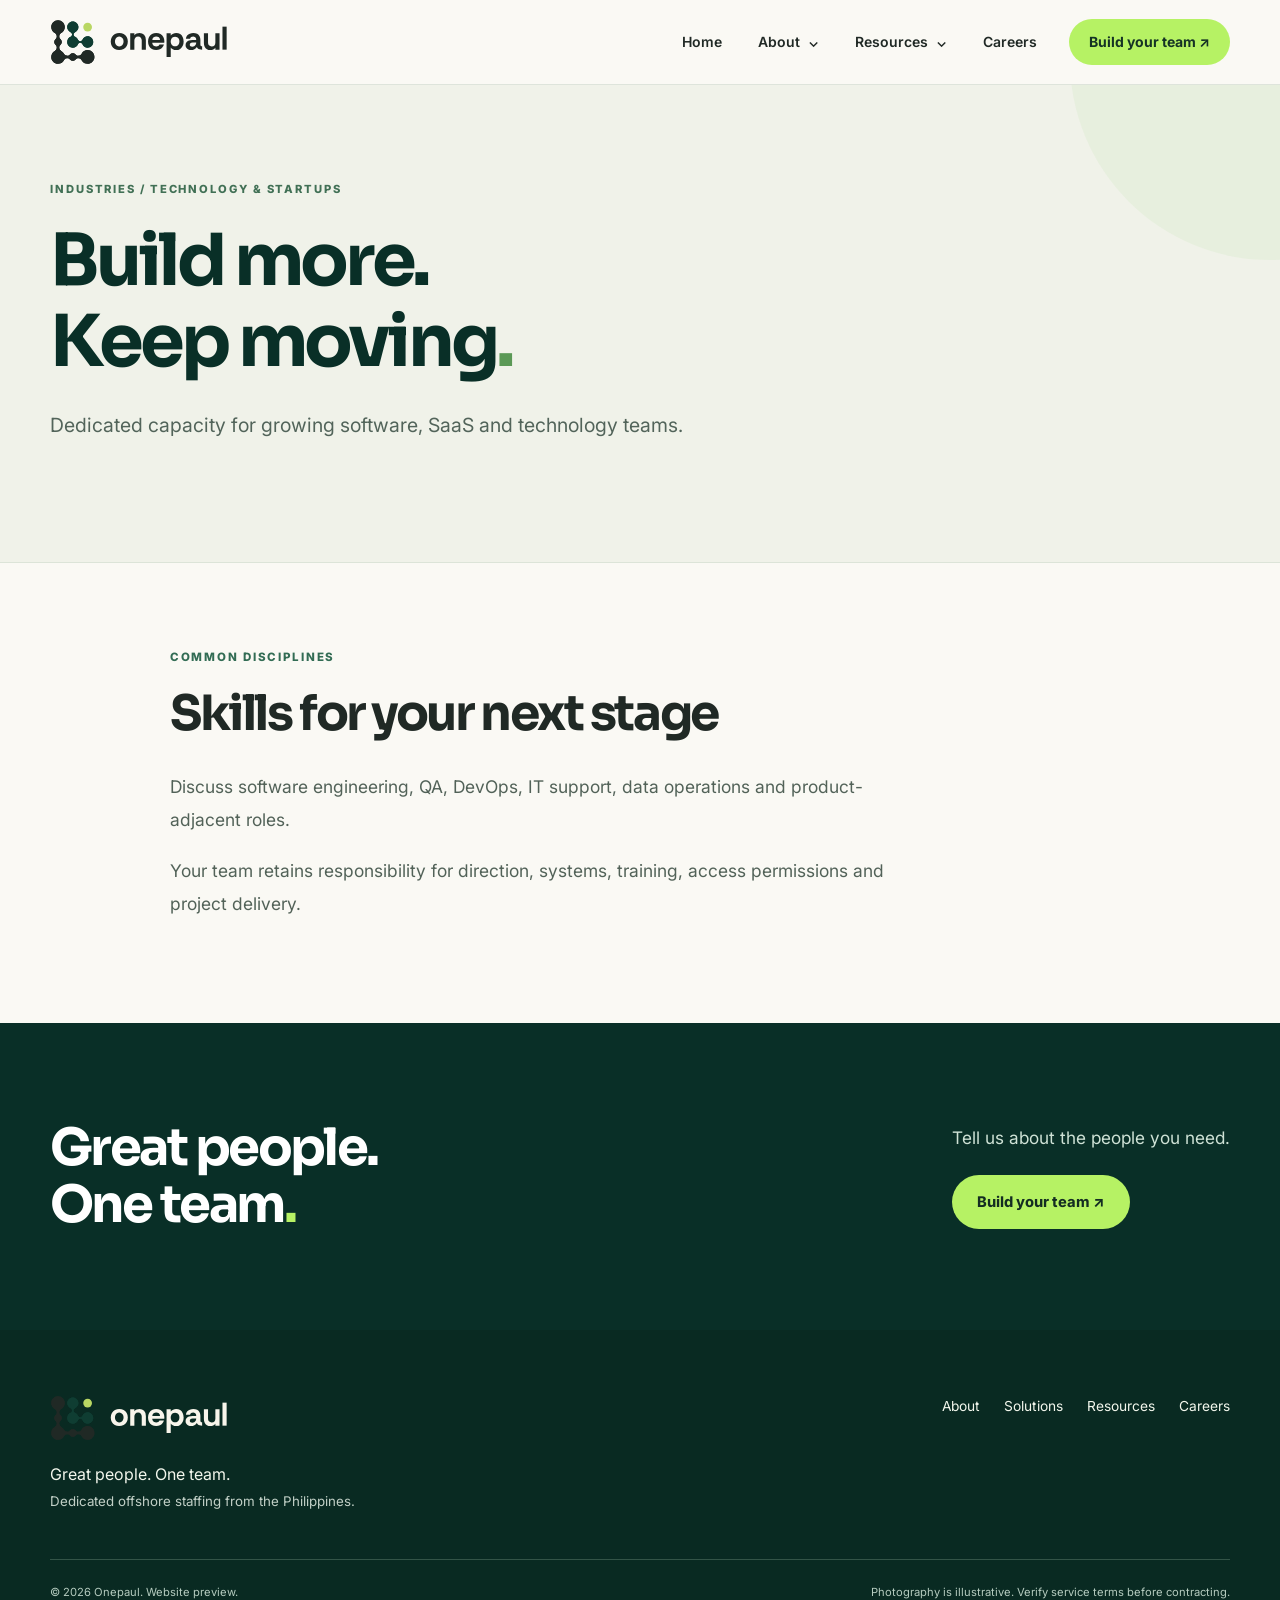
<file: about/industries/technology-startups/index.html>
<!doctype html><html lang="en-AU"><head><meta charset="utf-8"><meta name="viewport" content="width=device-width,initial-scale=1"><meta name="theme-color" content="#0f3d32"><title>Technology & Startups | Onepaul</title><meta name="description" content="Offshore staffing for Australian software and technology businesses."><link rel="icon" href="/assets/brandmark.svg" type="image/svg+xml"><link rel="preconnect" href="https://fonts.googleapis.com"><link rel="preconnect" href="https://fonts.gstatic.com" crossorigin><link href="https://fonts.googleapis.com/css2?family=Inter:wght@400;500;600;700&family=Sora:wght@400;500;600;700;800&display=swap" rel="stylesheet"><link rel="stylesheet" href="/styles.css?v=20261117-5"><link rel="stylesheet" href="/navigation.css?v=20261122-1"></head><body><header class="op-header"><div class="shell op-bar"><a class="op-brand" href="/" aria-label="Onepaul home"><img src="/assets/logo.svg" alt="Onepaul" width="180" height="46"></a><button class="op-menu-toggle" type="button" aria-controls="op-navigation" aria-expanded="false"><span>Menu</span><span aria-hidden="true">☰</span></button><nav id="op-navigation" class="op-navigation" aria-label="Main navigation"><a class="op-top-link" href="/">Home</a><details class="op-dropdown"><summary>About <span aria-hidden="true">⌄</span></summary><div class="op-panel op-panel-about"><div><a href="/about/">About Onepaul</a><a href="/about/team/">Our Team</a><a href="/about/solutions/">Our Solutions</a><a href="/about/disciplines/">Our Disciplines</a></div><div><a class="op-industry-title" href="/about/industries/">Industries We Support</a><a href="/about/industries/technology-startups/">Technology &amp; Startups</a><a href="/about/industries/finance-accounting/">Finance &amp; Accounting</a><a href="/about/industries/health-insurance/">Health &amp; Insurance</a></div></div></details><details class="op-dropdown"><summary>Resources <span aria-hidden="true">⌄</span></summary><div class="op-panel op-panel-resources"><a href="/resources/">Resources Overview</a><a href="/resources/articles/">Articles &amp; Insights</a><a href="/resources/case-studies/">Case Studies</a><a href="/resources/team-builder/">Team Builder &amp; Calculator</a></div></details><a class="op-top-link" href="/careers/">Careers</a><a class="op-nav-action" href="/#contact">Build your team ↗</a></nav></div></header><main><section class="subhero"><div class="shell"><p class="eyebrow light">INDUSTRIES / TECHNOLOGY & STARTUPS</p><h1>Build more.<br>Keep moving<span class='lime'>.</span></h1><p>Dedicated capacity for growing software, SaaS and technology teams.</p></div></section><section class="section sub-section"><div class="shell editorial"><p class="eyebrow">COMMON DISCIPLINES</p><h2>Skills for your next stage</h2><p>Discuss software engineering, QA, DevOps, IT support, data operations and product-adjacent roles.</p><p>Your team retains responsibility for direction, systems, training, access permissions and project delivery.</p></div></section><section class="page-cta"><div class="shell"><h2>Great people.<br>One team<span class="lime">.</span></h2><p>Tell us about the people you need.</p><a class="button button-lime" href="/#contact">Build your team ↗</a></div></section></main><footer><div class="shell footer-top"><div><a href="/"><img src="/assets/logo-white.svg" alt="Onepaul"></a><p>Great people. One team.</p><small>Dedicated offshore staffing from the Philippines.</small></div><div class="footer-links"><a href="/about/">About</a><a href="/about/solutions/">Solutions</a><a href="/resources/">Resources</a><a href="/careers/">Careers</a></div></div><div class="shell footer-bottom"><small>© 2026 Onepaul. Website preview.</small><small>Photography is illustrative. Verify service terms before contracting.</small></div></footer><script src="/script.js?v=20261122-1"></script></body></html>
</file>
<file: styles.css>
:root{--green:#0f3d32;--forest:#092f27;--lime:#b6f264;--cream:#f7f4eb;--ink:#202925;--muted:#5b675f;--white:#fff;--radius:18px}*{box-sizing:border-box}html{scroll-behavior:smooth}body{margin:0;background:var(--cream);color:var(--ink);font:16px/1.7 Inter,Arial,sans-serif}h1,h2,h3,p{margin-top:0}h1,h2,h3{font-family:Sora,Inter,sans-serif;line-height:1.13;letter-spacing:-.05em}h1{font-size:clamp(3.4rem,7.3vw,7rem)}h2{font-size:clamp(2.3rem,4.3vw,4.6rem)}h3{font-size:1.5rem}a{color:inherit}button,input,textarea{font:inherit}button,a{ -webkit-tap-highlight-color:transparent}a:focus-visible,button:focus-visible,summary:focus-visible{outline:3px solid #75b529;outline-offset:4px}.shell{width:min(1180px,calc(100% - 48px));margin:auto}.header{position:sticky;top:0;z-index:30;background:rgba(247,244,235,.97);border-bottom:1px solid #d9e1d8;backdrop-filter:blur(15px)}.nav{height:82px;display:flex;align-items:center;justify-content:space-between;gap:30px}.brand img{display:block;width:155px;height:auto}.nav nav{display:flex;align-items:center;gap:27px}.nav nav a{text-decoration:none;font-size:.87rem;font-weight:650}.nav nav a:hover,.footer-links a:hover{color:#5f8234}.nav-action{background:var(--lime);border-radius:99px;padding:11px 19px}.menu-btn{display:none;border:1px solid #bac8bc;background:transparent;border-radius:8px;padding:8px 12px}.hero{min-height:660px;position:relative;isolation:isolate;display:flex;align-items:center;background:var(--green);color:white}.hero-photo,.hero-overlay{position:absolute;inset:0;z-index:-1}.hero-photo{background:url('/assets/startup-team.webp') center 40%/cover no-repeat}.hero-overlay{background:linear-gradient(90deg,rgba(5,35,26,.96),rgba(5,35,26,.87) 40%,rgba(5,35,26,.15))}.hero-inner{padding:110px 0 120px}.hero-copy{max-width:730px}.hero h1{margin:16px 0 26px}.hero-copy>p:not(.eyebrow){font-size:1.22rem;line-height:1.7;max-width:580px}.eyebrow{font-weight:800;letter-spacing:.15em;font-size:.72rem;color:#326c54;margin-bottom:20px}.eyebrow.light{color:#d9f6e6}.lime{color:var(--lime)}.actions{display:flex;align-items:center;gap:30px;flex-wrap:wrap;margin-top:36px}.button{display:inline-block;padding:15px 25px;border-radius:99px;text-decoration:none;font-weight:750;font-size:.92rem;transition:transform .2s,background .2s}.button:hover{transform:translateY(-2px)}.button-lime{background:var(--lime);color:#142d22}.button-green{background:var(--green);color:white}.text-link{text-decoration:none;font-weight:750;border-bottom:2px solid currentColor;padding-bottom:3px}.hero-link{color:white}.photo-disclosure{position:absolute;bottom:14px;right:24px;color:#e5e8df;font-size:.7rem}.promises{background:#e8eddd}.promises-inner{display:grid;grid-template-columns:repeat(4,1fr);gap:20px;padding:28px 0}.promises-inner>div{display:flex;flex-direction:column;padding-left:22px;border-left:2px solid var(--green)}.promises strong{font-size:.91rem}.promises span{font-size:.76rem;color:var(--muted)}.section{padding:115px 0;scroll-margin-top:80px}.split{display:grid;grid-template-columns:1fr 1fr;gap:90px;align-items:start}.split em{font-style:normal;color:#306d53}.body-copy{padding-top:50px}.body-copy p,.section-head>p{color:#58645c}.lead{font-size:1.32rem!important;color:var(--ink)!important;font-weight:700}.section-head{display:flex;align-items:end;justify-content:space-between;gap:40px;margin-bottom:40px}.section-head>p{max-width:350px}.talent{background:#ecf0e6}.cards{display:grid;grid-template-columns:repeat(3,1fr);gap:22px}.talent-card{border-radius:15px;overflow:hidden;background:white;box-shadow:0 6px 20px #1b38220a}.talent-photo{height:260px;background-position:center;background-size:cover}.photo-tech{background-image:url('https://images.pexels.com/photos/3866432/pexels-photo-3866432.jpeg?auto=compress&cs=tinysrgb&w=800')}.photo-data{background-image:url('https://images.pexels.com/photos/8101573/pexels-photo-8101573.jpeg?auto=compress&cs=tinysrgb&w=800')}.photo-gtm{background-image:url('https://images.pexels.com/photos/7653580/pexels-photo-7653580.jpeg?auto=compress&cs=tinysrgb&w=800')}.talent-description{padding:28px}.talent-description span{font-size:.66rem;color:#55715e;letter-spacing:.12em;font-weight:750}.talent-description h3{margin:10px 0 12px}.talent-description p{color:var(--muted);margin-bottom:0;font-size:.91rem}.under-cards{margin-top:30px}.under-cards a{font-weight:750}.people-panel{display:grid;grid-template-columns:1fr 1fr;background:var(--green);color:white;min-height:520px}.people-image{background:url('https://images.pexels.com/photos/8101573/pexels-photo-8101573.jpeg?auto=compress&cs=tinysrgb&w=1300') center/cover}.people-message{padding:clamp(45px,7vw,100px);align-self:center}.people-message p:not(.eyebrow){max-width:540px;color:#e1ede5}.people-message .button{margin-top:20px}.steps{display:grid;grid-template-columns:repeat(4,1fr);gap:22px}.steps article{border-top:2px solid #174739;padding-top:20px}.steps b{color:#478068;font:700 1rem Sora}.steps h3{font-size:1.25rem;margin:22px 0 10px}.steps p{font-size:.9rem;color:var(--muted)}.pricing{background:var(--green);color:white}.pricing-grid{display:grid;grid-template-columns:1.1fr .9fr;gap:85px;align-items:center}.pricing-grid>div:first-child>p:not(.eyebrow){color:#d6e7de;max-width:490px}.price-card{border-radius:15px;background:var(--cream);color:var(--ink);padding:40px}.price-card .eyebrow{margin-bottom:10px}.amount{font:750 clamp(2.6rem,4.5vw,4rem) Sora;letter-spacing:-.07em;white-space:nowrap;margin-bottom:20px}.amount small{font:500 .95rem Inter;letter-spacing:0}.price-card hr{border:0;border-top:1px solid #c9d4c7;margin:25px 0}.price-card p{color:#58645c}.price-card>small{color:#657268;display:block;font-size:.74rem}.faq-grid{display:grid;grid-template-columns:.8fr 1.2fr;gap:80px}.faq-items details{border-bottom:1px solid #c6d0c6;padding:20px 0}.faq-items summary{cursor:pointer;font-weight:750;list-style-position:outside}.faq-items p{color:var(--muted);margin:15px 0 0}.contact{background:#e8eddf}.contact-grid{display:grid;grid-template-columns:1fr 1fr;gap:90px;align-items:center}.contact-card{padding:44px;background:white;border-radius:15px;box-shadow:0 10px 35px #133d2410}.contact-card p{color:var(--muted)}.contact-card .lead{margin-bottom:18px}.contact-card small{display:block;font-size:.74rem;margin-top:18px;color:#606d61}footer{background:#092a22;color:#f3f7ed;padding:65px 0 30px}.footer-top{display:flex;justify-content:space-between;gap:40px}.footer-top img{width:180px;height:auto;display:block;margin-bottom:20px}.footer-top p{margin-bottom:0}.footer-top small{color:#c2d0c7}.footer-links{display:flex;gap:24px;flex-wrap:wrap;align-content:flex-start}.footer-links a{text-decoration:none;font-size:.86rem}.footer-bottom{border-top:1px solid #335447;margin-top:45px;padding-top:23px;display:flex;justify-content:space-between;gap:30px;color:#b5cbbf}.footer-bottom small{max-width:480px;font-size:.7rem}@media(max-width:980px){.nav nav{gap:13px}.nav nav a{font-size:.75rem}.split,.pricing-grid,.contact-grid{gap:45px}.section{padding:80px 0}.talent-photo{height:195px}}@media(max-width:720px){.shell{width:min(100% - 36px,1180px)}.nav{height:72px}.brand img{width:130px}.menu-btn{display:block}.nav nav{display:none;position:absolute;top:72px;left:0;right:0;padding:20px;background:var(--cream);box-shadow:0 10px 20px #0002;flex-direction:column;align-items:stretch;gap:0}.nav nav.open{display:flex}.nav nav a{font-size:.98rem;padding:11px}.nav-action{text-align:center;margin-top:8px}.hero{min-height:560px}.hero-inner{padding:75px 0 95px}.hero-overlay{background:linear-gradient(90deg,rgba(5,35,26,.94),rgba(5,35,26,.52))}.hero-copy>p:not(.eyebrow){font-size:1.06rem}.hero h1{font-size:clamp(3.25rem,12vw,5rem)}.photo-disclosure{left:18px;right:18px}.promises-inner{grid-template-columns:1fr 1fr}.split,.pricing-grid,.faq-grid,.contact-grid{grid-template-columns:1fr;gap:25px}.body-copy{padding:0}.section-head{display:block}.cards{grid-template-columns:1fr}.talent-photo{height:280px}.people-panel{grid-template-columns:1fr}.people-image{height:330px}.people-message{padding:48px 28px}.steps{grid-template-columns:1fr 1fr}.footer-top,.footer-bottom{display:block}.footer-links{margin-top:30px}.footer-bottom small{display:block;margin:10px 0}.amount{white-space:normal}}@media(max-width:430px){.steps,.promises-inner{grid-template-columns:1fr}.hero h1{font-size:3.2rem}.section{padding:65px 0}.price-card{padding:26px}.talent-photo{height:230px}}@media(prefers-reduced-motion:reduce){html{scroll-behavior:auto}*{transition:none!important}}
/* Multi-page navigation and editorial page system */
.nav-dropdown{position:relative;display:flex;align-items:center;gap:2px}.submenu-toggle{border:0;background:transparent;color:var(--green);font-size:1.1rem;line-height:1;padding:7px;cursor:pointer}.submenu{display:none;position:absolute;top:100%;left:-18px;min-width:250px;padding:12px;border-radius:12px;background:#fff;box-shadow:0 16px 40px #071f1a2b;max-height:min(70vh,580px);overflow:auto;z-index:50}.nav-dropdown:hover .submenu,.nav-dropdown:focus-within .submenu,.nav-dropdown.is-open .submenu{display:block}.nav .submenu a{display:block;padding:8px 11px;font-size:.82rem;text-decoration:none;border-radius:6px;white-space:normal}.nav .submenu a:hover,.nav .submenu a:focus{background:#edf4e8;color:var(--forest)}.nav .submenu a.subitem{padding-left:25px;color:#57695e;font-size:.78rem}.subhero{background:var(--green);color:white;padding:105px 0 110px}.subhero h1{font-size:clamp(2.7rem,6.3vw,6.1rem);margin:0 0 27px;max-width:930px}.subhero p:not(.eyebrow){font-size:1.18rem;max-width:680px;color:#e2eee5}.sub-section{padding:75px 0}.editorial{max-width:820px}.editorial h2{max-width:820px}.editorial>p:not(.eyebrow){font-size:1.12rem;color:#54635a;max-width:740px}.link-grid{display:grid;grid-template-columns:repeat(2,minmax(0,1fr));gap:22px}.link-card{display:block;text-decoration:none;background:#fff;border:1px solid #d7dfd4;border-radius:18px;padding:35px;min-height:180px;transition:transform .18s,box-shadow .18s}.link-card:hover{transform:translateY(-3px);box-shadow:0 10px 25px #17382713}.link-card h3{margin:0 0 14px}.link-card p{margin:0;color:#58665d}.page-cta{padding:85px 0;background:var(--forest);color:white}.page-cta h2{margin:0 0 23px}.page-cta p{color:#cfe2d6;font-size:1.08rem}.light-panel{background:#e7eddf}.feature-article{padding:36px 0;border-bottom:1px solid #c8d4c8;max-width:820px}.feature-article p:not(.eyebrow){max-width:710px;color:#536158}.calculator-layout{display:grid;grid-template-columns:.9fr 1.1fr;gap:70px;align-items:start}.calculator-layout>div>p:not(.eyebrow){color:#536158;max-width:440px}.calc-card{padding:40px;border-radius:18px;background:white;box-shadow:0 10px 30px #183b2510}.calc-card label{display:block;font-weight:700;margin-top:18px;margin-bottom:6px;font-size:.9rem}.calc-card input{width:100%;padding:12px 14px;background:#fafcf9;border:1px solid #afc0b2;border-radius:9px;color:var(--ink)}.calc-card small,.small-print{display:block;font-size:.76rem;color:#647167;line-height:1.55;margin:7px 0 0}.calc-result{background:#eaf2df;border-radius:12px;padding:25px;margin:28px 0}.calc-result span{font-size:.82rem;display:block;font-weight:700}.calc-result strong{display:block;font-family:Sora;font-size:clamp(2rem,3.5vw,3rem);letter-spacing:-.05em;line-height:1.3;margin:8px 0}.calc-result p{font-size:.82rem;line-height:1.6;margin:0;color:#435547}.calc-card button{cursor:pointer;border:0}.nav nav{gap:20px}
@media(max-width:900px){.calculator-layout{gap:30px}.nav nav{gap:9px}.nav nav>a,.nav-dropdown>a{font-size:.76rem}}
@media(max-width:720px){.nav nav{align-items:stretch}.nav-dropdown{display:block;padding:0;position:relative;border-bottom:1px solid #e4e9e0}.nav-dropdown>a{display:inline-block;min-width:70%}.submenu-toggle{float:right;margin:5px 7px}.submenu{position:static;box-shadow:none;background:#edf2e9;max-height:none;padding:5px;margin-bottom:7px;min-width:0}.nav-dropdown:hover .submenu,.nav-dropdown:focus-within .submenu{display:none}.nav-dropdown.is-open .submenu{display:block}.nav .submenu a{font-size:.86rem;padding:10px}.subhero{padding:72px 0}.subhero h1{font-size:clamp(2.8rem,10vw,4.4rem)}.link-grid,.calculator-layout{grid-template-columns:1fr}.calc-card{padding:24px}.page-cta{padding:60px 0}.sub-section{padding:55px 0}}

/* Visual refinement: Onepaul editorial navigation, interior pages — November 2026 */
:root{--paper:#faf9f4;--line:#dee4db}
body{background:var(--paper);line-height:1.65}
.header{background:rgba(250,249,244,.98);border-bottom:1px solid #e0e6dc;box-shadow:0 2px 12px #122f2306}
.nav{height:78px;gap:32px}
.brand{flex:none}.brand img{width:148px}
.nav nav{gap:6px;align-items:center}
.nav nav>a:not(.nav-action),.nav-dropdown>a{display:inline-flex;align-items:center;min-height:44px;padding:0 15px;border-radius:9px;font-size:.89rem;font-weight:650;transition:background .16s}
.nav nav>a:not(.nav-action):hover,.nav-dropdown>a:hover,.nav-dropdown:focus-within>a{background:#edf2e9;color:#0d4031}
.nav-dropdown{gap:0;position:relative}
.submenu-toggle{width:28px;height:36px;padding:0;border-radius:6px;margin-left:-10px;display:grid;place-items:center;transition:transform .15s;cursor:pointer}
.nav-dropdown.is-open .submenu-toggle{transform:rotate(180deg)}
.nav-action{margin-left:16px;padding:12px 21px!important;background:var(--lime);color:#123425;font-weight:750!important;white-space:nowrap}
.nav .submenu{top:calc(100% + 13px);left:0;min-width:510px;padding:19px;display:none;grid-template-columns:repeat(2,minmax(0,1fr));gap:4px 12px;border:1px solid #dbe4d9;border-radius:18px;background:#fff;box-shadow:0 28px 60px #06231a20;max-height:75vh}
.nav-dropdown:last-of-type .submenu{min-width:300px;grid-template-columns:1fr}
.nav-dropdown:hover .submenu,.nav-dropdown:focus-within .submenu,.nav-dropdown.is-open .submenu{display:grid}
.nav .submenu a{display:block;padding:11px 14px;font-size:.88rem;line-height:1.35;color:#223c30;border-radius:10px;font-weight:600}
.nav .submenu a:hover,.nav .submenu a:focus{background:#f1f6e9}
.nav .submenu a.subitem{padding-left:15px;color:#52685b;font-size:.8rem;font-weight:500}
.nav .submenu a:first-child{font-weight:750;color:#0d4031}
.nav-dropdown:nth-of-type(2) .submenu{min-width:325px;grid-template-columns:1fr}
.nav-dropdown:nth-of-type(1) .submenu{left:-95px}
.subhero{position:relative;overflow:hidden;background:#f0f2e9;color:var(--forest);padding:95px 0 100px;border-bottom:1px solid #dce4d8}
.subhero:before{content:"";position:absolute;width:400px;height:400px;right:-190px;top:-225px;background:#dcebd0;border-radius:50%;opacity:.45;pointer-events:none}
.subhero .shell{position:relative;z-index:1}
.subhero .eyebrow.light{color:#417055;font-size:.7rem;letter-spacing:.17em;margin-bottom:23px}
.subhero h1{max-width:980px;font-size:clamp(3rem,5.6vw,5.5rem);letter-spacing:-.055em;line-height:1.12;margin-bottom:26px}
.subhero .lime{color:#5b9956}
.subhero p:not(.eyebrow){color:#52645a;font-size:clamp(1.03rem,1.6vw,1.22rem);max-width:680px;line-height:1.75}
.sub-section{padding-top:85px;padding-bottom:85px}
.editorial{max-width:940px}
.editorial h2{font-size:clamp(2rem,3.8vw,3.65rem);max-width:780px;margin-bottom:28px}
.editorial>p:not(.eyebrow){font-size:1.09rem;line-height:1.9;color:#526258;max-width:740px}
.editorial>p:not(.eyebrow)+p{margin-top:18px}
.link-grid{grid-template-columns:repeat(2,minmax(0,1fr));gap:22px}
.link-card{position:relative;min-height:200px;background:#fff;border:1px solid #dee6dc;border-radius:18px;padding:34px 36px 40px;box-shadow:0 3px 12px #182f2105;transition:transform .2s,box-shadow .2s,border-color .2s}
.link-card:before{content:"";display:block;width:42px;height:4px;border-radius:99px;background:var(--lime);margin-bottom:25px}
.link-card:hover{transform:translateY(-5px);box-shadow:0 20px 40px #17382713;border-color:#b7cfb3}
.link-card h3{font-size:clamp(1.28rem,1.8vw,1.65rem);letter-spacing:-.035em;margin-bottom:12px}
.link-card p{font-size:.97rem;line-height:1.75;color:#66736b}
.page-cta{background:var(--forest);padding:96px 0}
.page-cta .shell{display:grid;grid-template-columns:1fr auto;align-items:center;gap:12px 45px}
.page-cta h2{grid-row:span 2;margin:0;font-size:clamp(2.5rem,4vw,4.5rem)}
.page-cta p{margin:0}
.page-cta .button{justify-self:start}
.feature-article{background:#fff;padding:42px 44px;border:1px solid #dce5db;border-radius:18px;margin-bottom:24px;max-width:none}
.feature-article h2{font-size:clamp(1.8rem,3vw,2.8rem)}
.calculator-layout{gap:60px}
.calc-card{border:1px solid #e0e8de;box-shadow:0 18px 60px #183b2510}
@media(max-width:1050px) and (min-width:721px){.nav{gap:15px}.brand img{width:130px}.nav nav>a:not(.nav-action),.nav-dropdown>a{padding:0 9px;font-size:.8rem}.nav-action{margin-left:6px;padding:10px 14px!important}}
@media(max-width:720px){
.header{position:sticky}.nav{height:72px}.brand img{width:130px}
.menu-btn{display:block;background:var(--green);border:0;color:#fff;font-size:.88rem;font-weight:700;padding:10px 16px;border-radius:9px}
.nav nav{position:absolute;top:72px;left:0;right:0;max-height:calc(100dvh - 72px);overflow-y:auto;padding:14px 18px 26px;background:var(--paper);box-shadow:0 24px 40px #0b2c2226;gap:0}
.nav nav>a:not(.nav-action),.nav-dropdown>a{display:flex;min-height:49px;padding:12px 14px!important;font-size:1rem!important;border-radius:8px}
.nav-dropdown{display:grid;grid-template-columns:1fr 45px;align-items:start;border-bottom:1px solid #e2e8de}
.nav-dropdown>a{grid-column:1;grid-row:1;width:100%}
.submenu-toggle{grid-column:2;grid-row:1;float:none;margin:4px 0 0 0;width:40px;height:40px;font-size:1.5rem}
.nav .submenu{grid-column:1/-1;position:static!important;top:auto!important;left:auto!important;display:none!important;min-width:0!important;max-height:none;grid-template-columns:1fr!important;padding:8px!important;margin:0 0 12px!important;box-shadow:none;border:0;border-radius:10px;background:#eaf0e5}
.nav-dropdown:hover .submenu,.nav-dropdown:focus-within .submenu{display:none!important}
.nav-dropdown.is-open .submenu{display:grid!important}
.nav .submenu a{font-size:.91rem!important;padding:11px 13px!important}
.nav .submenu a.subitem{padding-left:24px!important}
.nav-action{display:block!important;text-align:center;margin:18px 0 0;padding:12px 22px!important}
.subhero{padding:73px 0 78px}
.subhero:before{display:none}
.subhero h1{font-size:clamp(2.6rem,10vw,4.2rem)}
.sub-section{padding:60px 0}
.link-grid{grid-template-columns:1fr}
.link-card{min-height:0;padding:26px}
.page-cta{padding:70px 0}
.page-cta .shell{grid-template-columns:1fr;gap:20px}
.page-cta h2{grid-row:auto}
.feature-article{padding:25px}
}

/* Current location indicator */
.nav nav a[aria-current="page"]:not(.nav-action),.nav-dropdown>a.section-active{color:#0c4936;font-weight:800;background:#e8f0dd}
.nav .submenu a[aria-current="page"]{background:#e8f0dd;color:#0c4936;font-weight:800}

/* Navigation hotfix: explicit closed-by-default dropdowns; never show all links in header */
@media(min-width:721px){
.header .nav{display:flex;align-items:center;justify-content:space-between;flex-wrap:nowrap;min-height:78px;height:78px}
.header #nav-menu{display:flex;flex:0 1 auto;align-items:center;justify-content:flex-end;flex-wrap:nowrap;gap:6px;min-width:0}
.header #nav-menu>.nav-dropdown{display:flex;flex:0 0 auto;align-items:center;position:relative}
.header #nav-menu>.nav-dropdown>.submenu{display:none;position:absolute;top:calc(100% + 12px);left:-60px;width:540px;min-width:0;max-width:calc(100vw - 48px);background:#fff;border:1px solid #dee7dc;border-radius:16px;padding:16px;box-shadow:0 22px 48px #102d242a;z-index:100;grid-template-columns:repeat(2,minmax(0,1fr));gap:3px 12px;white-space:normal}
.header #nav-menu>.nav-dropdown:nth-of-type(2)>.submenu{width:310px;left:-35px;grid-template-columns:1fr}
.header #nav-menu>.nav-dropdown:hover>.submenu,
.header #nav-menu>.nav-dropdown:focus-within>.submenu{display:none}
.header #nav-menu>.nav-dropdown.is-open>.submenu{display:grid}
.header #nav-menu>.nav-dropdown>.submenu>a{display:block;float:none;white-space:normal;line-height:1.45}
.header #nav-menu>.nav-dropdown>.submenu>a.subitem{font-size:.79rem}
.header .nav-action{flex-shrink:0;border-radius:100px;line-height:1.3}
}
@media(max-width:720px){
.header #nav-menu{display:none}
.header #nav-menu.open{display:flex;flex-direction:column;align-items:stretch}
.header #nav-menu .nav-dropdown>.submenu{display:none!important}
.header #nav-menu .nav-dropdown.is-open>.submenu{display:grid!important}
.header #nav-menu .nav-dropdown:hover:not(.is-open)>.submenu,
.header #nav-menu .nav-dropdown:focus-within:not(.is-open)>.submenu{display:none!important}
}
@media(min-width:721px) and (max-width:900px){
.header .brand img{width:116px}
.header #nav-menu{gap:1px}
.header #nav-menu>.nav-action{font-size:.75rem!important;padding:10px 11px!important}
}

/* Homepage process: a single reveal per step, without hiding content when JS is unavailable. */
#process.process-motion .steps>article{position:relative;border-top-color:transparent}
#process.process-motion .steps>article::before{content:"";position:absolute;top:-2px;left:0;right:0;height:3px;background:linear-gradient(90deg,var(--green),var(--lime));transform:scaleX(0);transform-origin:left;transition:transform .75s cubic-bezier(.22,1,.36,1) var(--step-delay,0ms)}
#process.process-motion .steps>article.is-visible::before{transform:scaleX(1)}
#process .steps>article>b{display:inline-block;transform-origin:center}
@media(prefers-reduced-motion:reduce){#process.process-motion .steps>article::before{transform:none;transition:none}}
@media print{#process.process-motion .steps>article::before{transform:none;transition:none}}


/* Logo-inspired liquid metaballs. Continuous gentle cycles while visible, with user and visibility controls. */
#process .process-visual{display:flex;align-items:center;justify-content:space-between;gap:16px;margin:0 0 18px}
#process .process-metaball{display:block;width:112px;height:112px;flex:0 0 112px;background:#edf2e5;border-radius:28px}
#process .process-metaball svg{display:block;width:100%;height:100%;overflow:visible}
#process .process-visual>b{font-size:1.05rem;letter-spacing:.06em;color:#526b57}
#process .steps h3{margin-top:0}
#process .liquid-node{transform-box:fill-box;transform-origin:center}
#process.process-motion .is-visible .liquid-node{animation-duration:2.2s;animation-timing-function:cubic-bezier(.45,0,.25,1);animation-iteration-count:infinite;animation-fill-mode:both;animation-delay:var(--step-delay,0ms)}
#process.process-motion .is-visible .liquid-brief-a{animation-name:op-liquid-brief-a}
#process.process-motion .is-visible .liquid-brief-b{animation-name:op-liquid-breathe}
#process.process-motion .is-visible .liquid-brief-c{animation-name:op-liquid-brief-c}
#process.process-motion .is-visible .liquid-brief-dot{animation-name:op-liquid-brief-dot}
#process.process-motion .is-visible .liquid-meet-left{animation-name:op-liquid-meet-left}
#process.process-motion .is-visible .liquid-meet-right{animation-name:op-liquid-meet-right}
#process.process-motion .is-visible .liquid-meet-top{animation-name:op-liquid-meet-top}
#process.process-motion .is-visible .liquid-agree-left{animation-name:op-liquid-agree-left}
#process.process-motion .is-visible .liquid-agree-right{animation-name:op-liquid-agree-right}
#process.process-motion .is-visible .liquid-agree-dot{animation-name:op-liquid-agree-dot}
#process.process-motion .is-visible .liquid-team-a{animation-name:op-liquid-team-a}
#process.process-motion .is-visible .liquid-team-b{animation-name:op-liquid-team-b}
#process.process-motion .is-visible .liquid-team-c{animation-name:op-liquid-team-c}
#process.process-motion .is-visible .liquid-team-d{animation-name:op-liquid-team-d}
@keyframes op-liquid-brief-a{0%,100%{transform:none}45%,55%{transform:translate(0,17px) scale(1.06)}}
@keyframes op-liquid-brief-c{0%,100%{transform:none}45%,55%{transform:translate(0,-17px) scale(1.06)}}
@keyframes op-liquid-breathe{0%,100%{transform:none}50%{transform:scale(1.3)}}
@keyframes op-liquid-brief-dot{0%,100%{transform:none}45%,55%{transform:translate(-18px,17px) scale(.9)}}
@keyframes op-liquid-meet-left{0%,100%{transform:none}45%,55%{transform:translate(13px,0) scale(1.05)}}
@keyframes op-liquid-meet-right{0%,100%{transform:none}45%,55%{transform:translate(-13px,0) scale(1.05)}}
@keyframes op-liquid-meet-top{0%,100%{transform:none}45%,55%{transform:translate(0,17px)}}
@keyframes op-liquid-agree-left{0%,100%{transform:none}45%,55%{transform:translate(13px,4px)}}
@keyframes op-liquid-agree-right{0%,100%{transform:none}45%,55%{transform:translate(-13px,4px)}}
@keyframes op-liquid-agree-dot{0%,100%{transform:none}45%,55%{transform:translate(0,17px) scale(.9)}}
@keyframes op-liquid-team-a{0%,100%{transform:none}45%,55%{transform:translate(10px,10px) scale(1.1)}}
@keyframes op-liquid-team-b{0%,100%{transform:none}45%,55%{transform:translate(-10px,10px) scale(1.1)}}
@keyframes op-liquid-team-c{0%,100%{transform:none}45%,55%{transform:translate(10px,-10px) scale(1.1)}}
@keyframes op-liquid-team-d{0%,100%{transform:none}45%,55%{transform:translate(-10px,-10px) scale(1.1)}}
@media(prefers-reduced-motion:reduce){#process .liquid-node{animation:none!important;transform:none!important}}
@media print{#process .liquid-node{animation:none!important;transform:none!important}}

#process .process-metaball:not(.is-in-view) .liquid-node,
#process.process-animation-paused .liquid-node,
#process.process-tab-hidden .liquid-node{animation-play-state:paused}
#process .process-controls{display:flex;justify-content:flex-end;margin:-12px 0 24px}
#process .process-motion-toggle{border:1px solid #bacbb4;border-radius:99px;background:transparent;padding:8px 14px;color:var(--green);font-size:12px;line-height:1.5;cursor:pointer}
#process .process-motion-toggle[hidden]{display:none}
#process .process-motion-toggle:hover{background:#e8f0dd}
@media(prefers-reduced-motion:reduce){#process .process-controls{display:none}}
@media print{#process .process-controls{display:none}}

/* Keep the candid team in focus on smaller screens. */
@media(max-width:720px){.hero-photo{background-position:60% center}}
</file>
<file: navigation.css>
/* One shared navigation system. Isolated from legacy .nav and .header rules. */
.op-header{position:sticky;top:0;z-index:100;background:#faf9f4;border-bottom:1px solid #dee4db}
.op-bar{position:relative;display:flex;align-items:center;justify-content:space-between;gap:30px;min-height:84px}
.op-brand{display:block;flex:0 0 auto;line-height:0}.op-brand img{display:block;width:180px;height:auto}
.op-menu-toggle{display:none}
.op-navigation{display:flex;align-items:center;gap:12px;min-width:0}
.op-navigation a{text-decoration:none}.op-top-link,.op-dropdown>summary{display:flex;align-items:center;gap:8px;padding:12px;font-size:14px;font-weight:600;line-height:1.4;color:#202925;border-radius:8px;white-space:nowrap}
.op-top-link:hover,.op-dropdown>summary:hover,.op-dropdown[open]>summary{background:#edf2e9}
.op-dropdown{position:relative;margin:0;padding:0;border:0}
.op-dropdown>summary{list-style:none;cursor:pointer}.op-dropdown>summary::-webkit-details-marker{display:none}.op-dropdown>summary::marker{content:''}
.op-dropdown>summary span{transition:transform .15s}.op-dropdown[open]>summary span{transform:rotate(180deg)}
.op-dropdown:not([open])>.op-panel{display:none}
.op-panel{position:absolute;top:calc(100% + 12px);right:0;padding:14px;border:1px solid #dee4db;border-radius:14px;background:#fff;box-shadow:0 16px 44px #092f2720;max-width:calc(100vw - 48px);z-index:101}
.op-panel-about{display:grid;grid-template-columns:1fr 1.2fr;gap:12px;width:540px;right:-150px}.op-panel-about>div+div{border-left:1px solid #e5eadd;padding-left:12px}
.op-panel-resources{width:300px}
.op-panel a{display:block;padding:11px 12px;border-radius:7px;font-size:14px;line-height:1.5;font-weight:500;color:#202925;white-space:normal}.op-panel a:hover{background:#f0f5e9}.op-panel .op-industry-title{font-weight:700;color:#0f3d32}
.op-navigation a[aria-current=page],.op-dropdown>summary.is-current{color:#0f3d32;background:#e8f0dd}
.op-navigation .op-nav-action{display:block;padding:13px 20px;margin-left:8px;background:#b6f264;color:#153325;border-radius:99px;font-size:14px;font-weight:700;line-height:1.4;white-space:nowrap}.op-navigation .op-nav-action:hover{background:#a5e252}
.op-header a:focus-visible,.op-header button:focus-visible,.op-header summary:focus-visible{outline:3px solid #75b529;outline-offset:3px}
@media(max-width:1050px) and (min-width:901px){.op-bar{gap:18px}.op-brand img{width:150px}.op-navigation{gap:5px}.op-top-link,.op-dropdown>summary{padding:10px;font-size:13px}.op-navigation .op-nav-action{margin-left:0;padding:12px 16px;font-size:13px}}
@media(max-width:900px){
.op-bar{min-height:76px}.op-brand img{width:160px}.op-menu-toggle{display:flex;align-items:center;gap:12px;border:0;border-radius:8px;background:#0f3d32;color:white;padding:10px 15px;font-size:14px;line-height:1.5;cursor:pointer}
.op-navigation{display:none;position:absolute;top:100%;left:-24px;right:-24px;padding:16px 24px 24px;background:#faf9f4;border-bottom:1px solid #dee4db;box-shadow:0 18px 32px #092f2718;max-height:calc(100dvh - 76px);overflow-y:auto}
.op-navigation.is-open{display:flex;flex-direction:column;align-items:stretch;gap:4px}.op-top-link,.op-dropdown>summary{padding:14px 12px;font-size:15px;min-height:48px}.op-dropdown>summary{justify-content:space-between}.op-dropdown{border-bottom:1px solid #e2e8dc}
.op-panel{position:static;max-width:none;width:auto;margin:0 0 12px;border:0;box-shadow:none;background:#eef3e7;padding:8px;border-radius:10px}
.op-panel-about{display:block}.op-panel-about>div+div{border-left:0;border-top:1px solid #d7e1ce;padding:8px 0 0;margin-top:8px}.op-panel a{font-size:14px;padding:12px}.op-navigation .op-nav-action{text-align:center;margin:14px 0 0;padding:15px}
}
@media(max-width:720px){.op-navigation{left:-18px;right:-18px;padding-left:18px;padding-right:18px}.op-brand img{width:145px}}
@media(prefers-reduced-motion:reduce){.op-dropdown>summary span{transition:none}}
</file>
